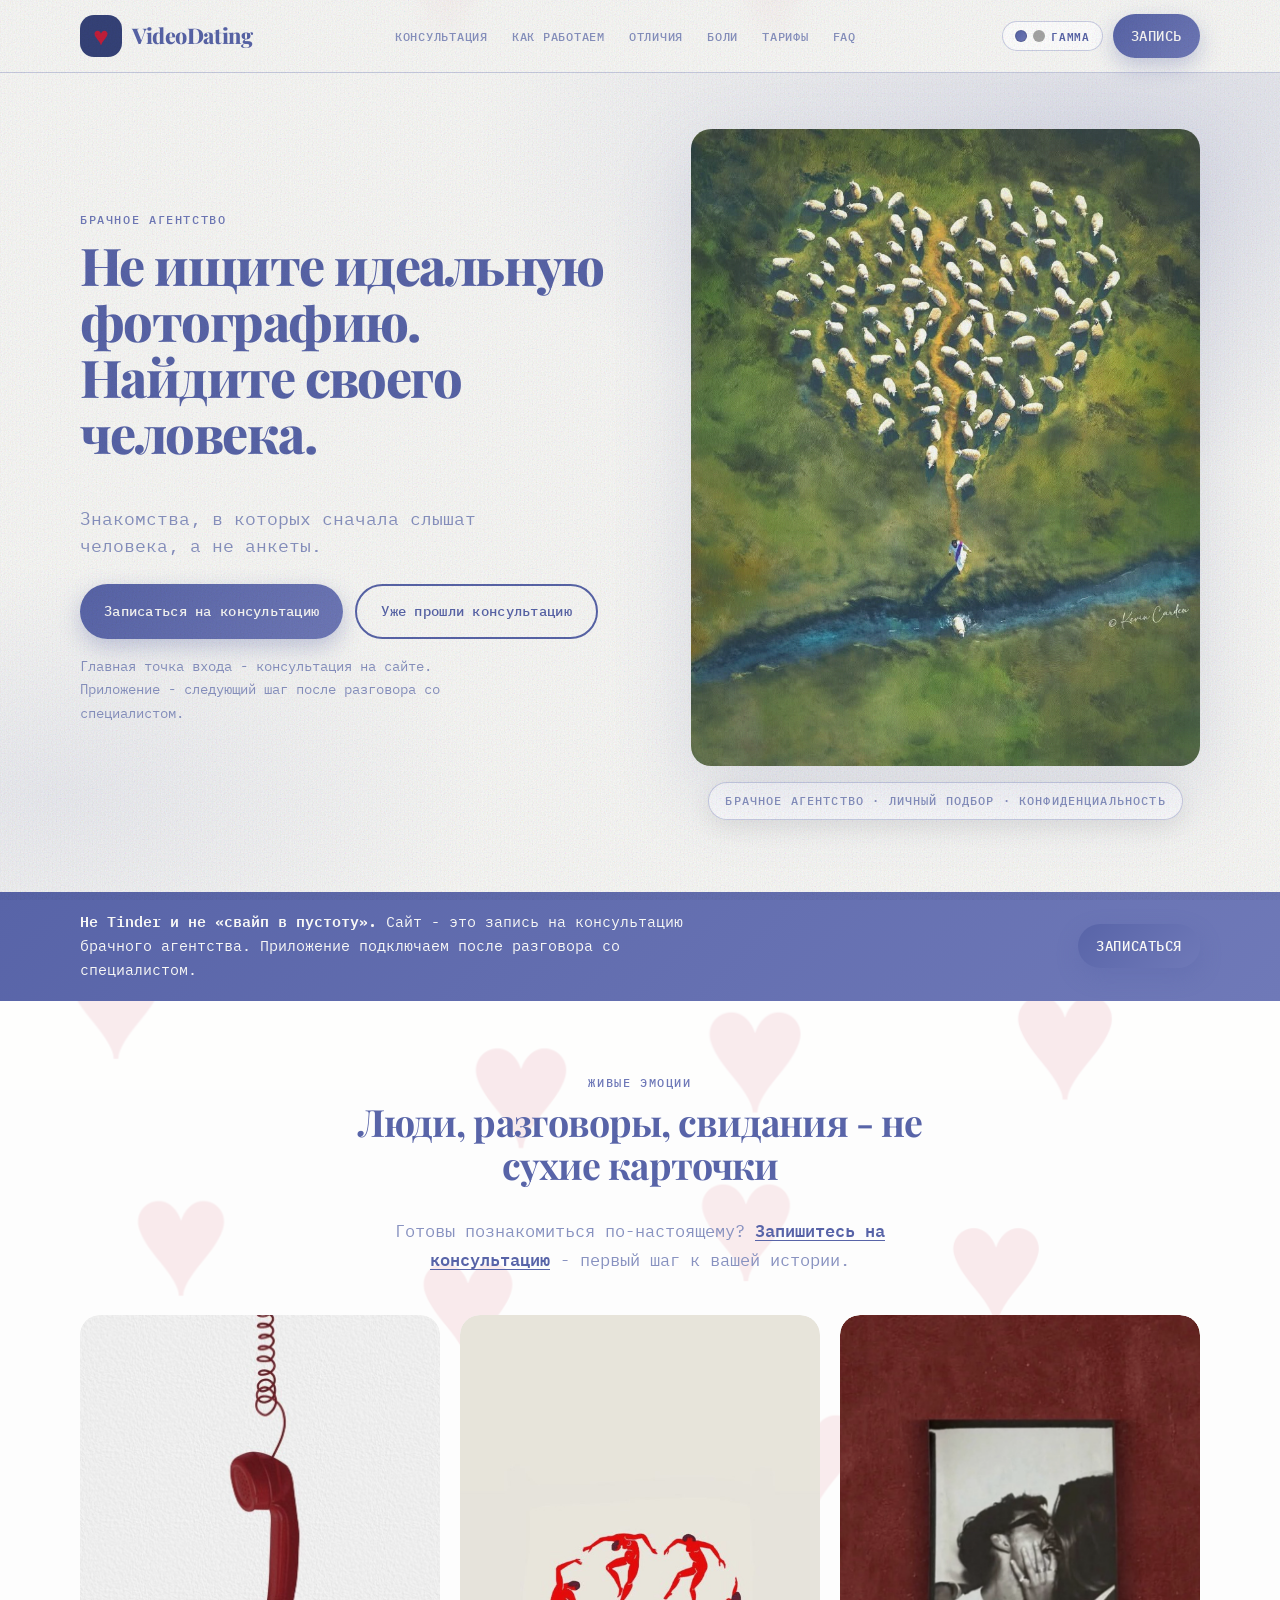
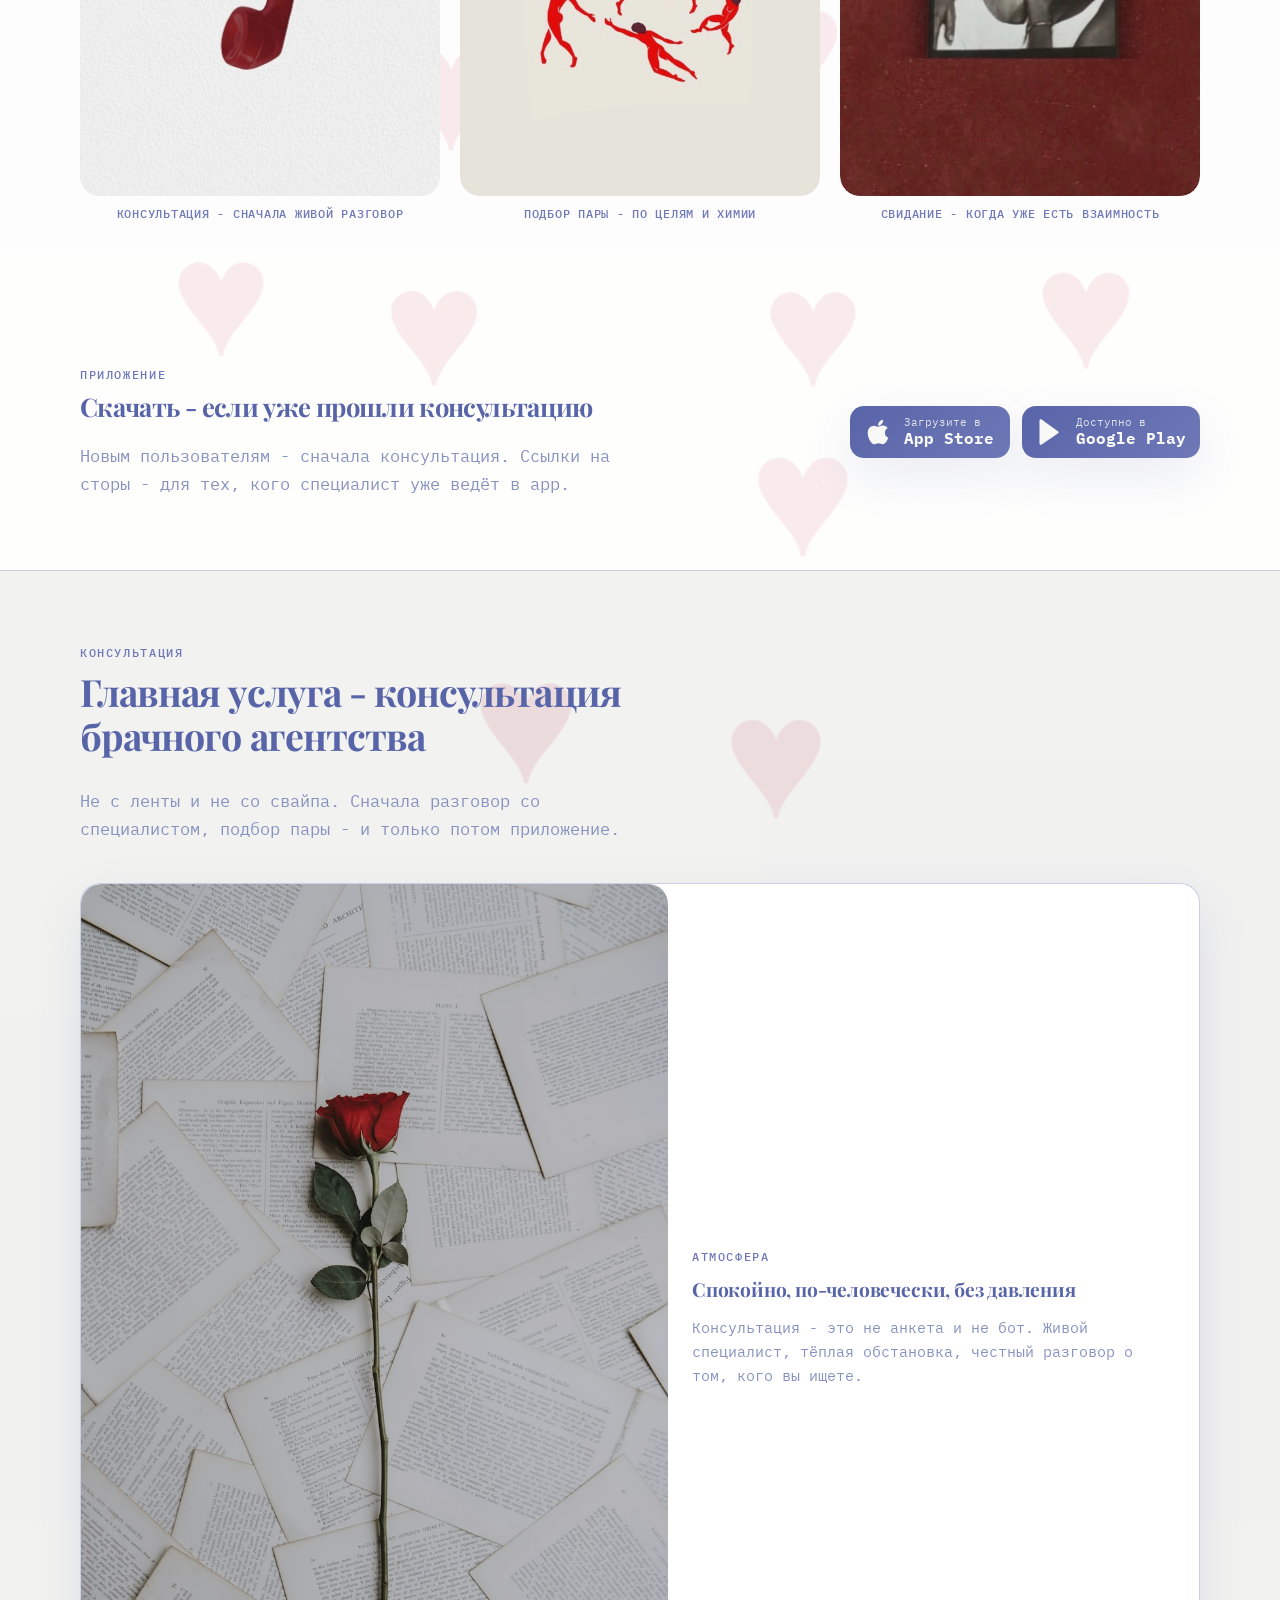
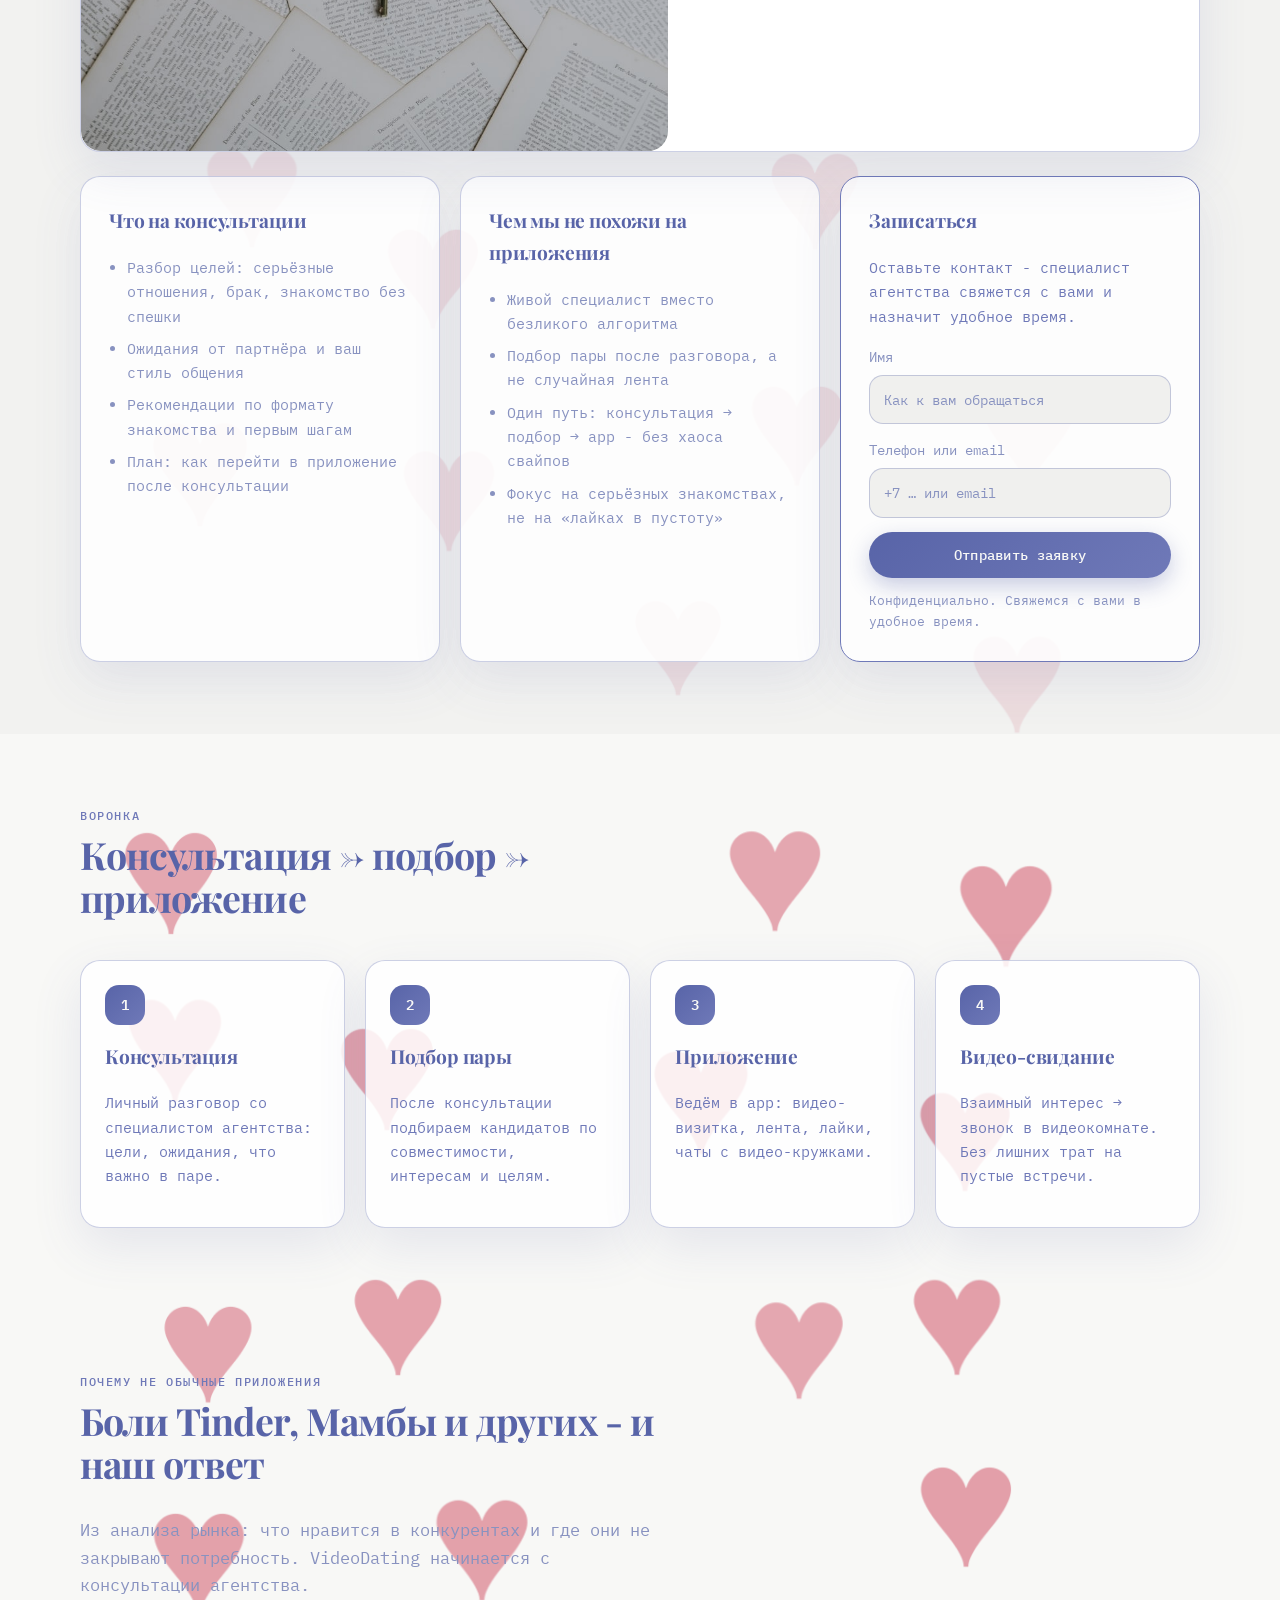
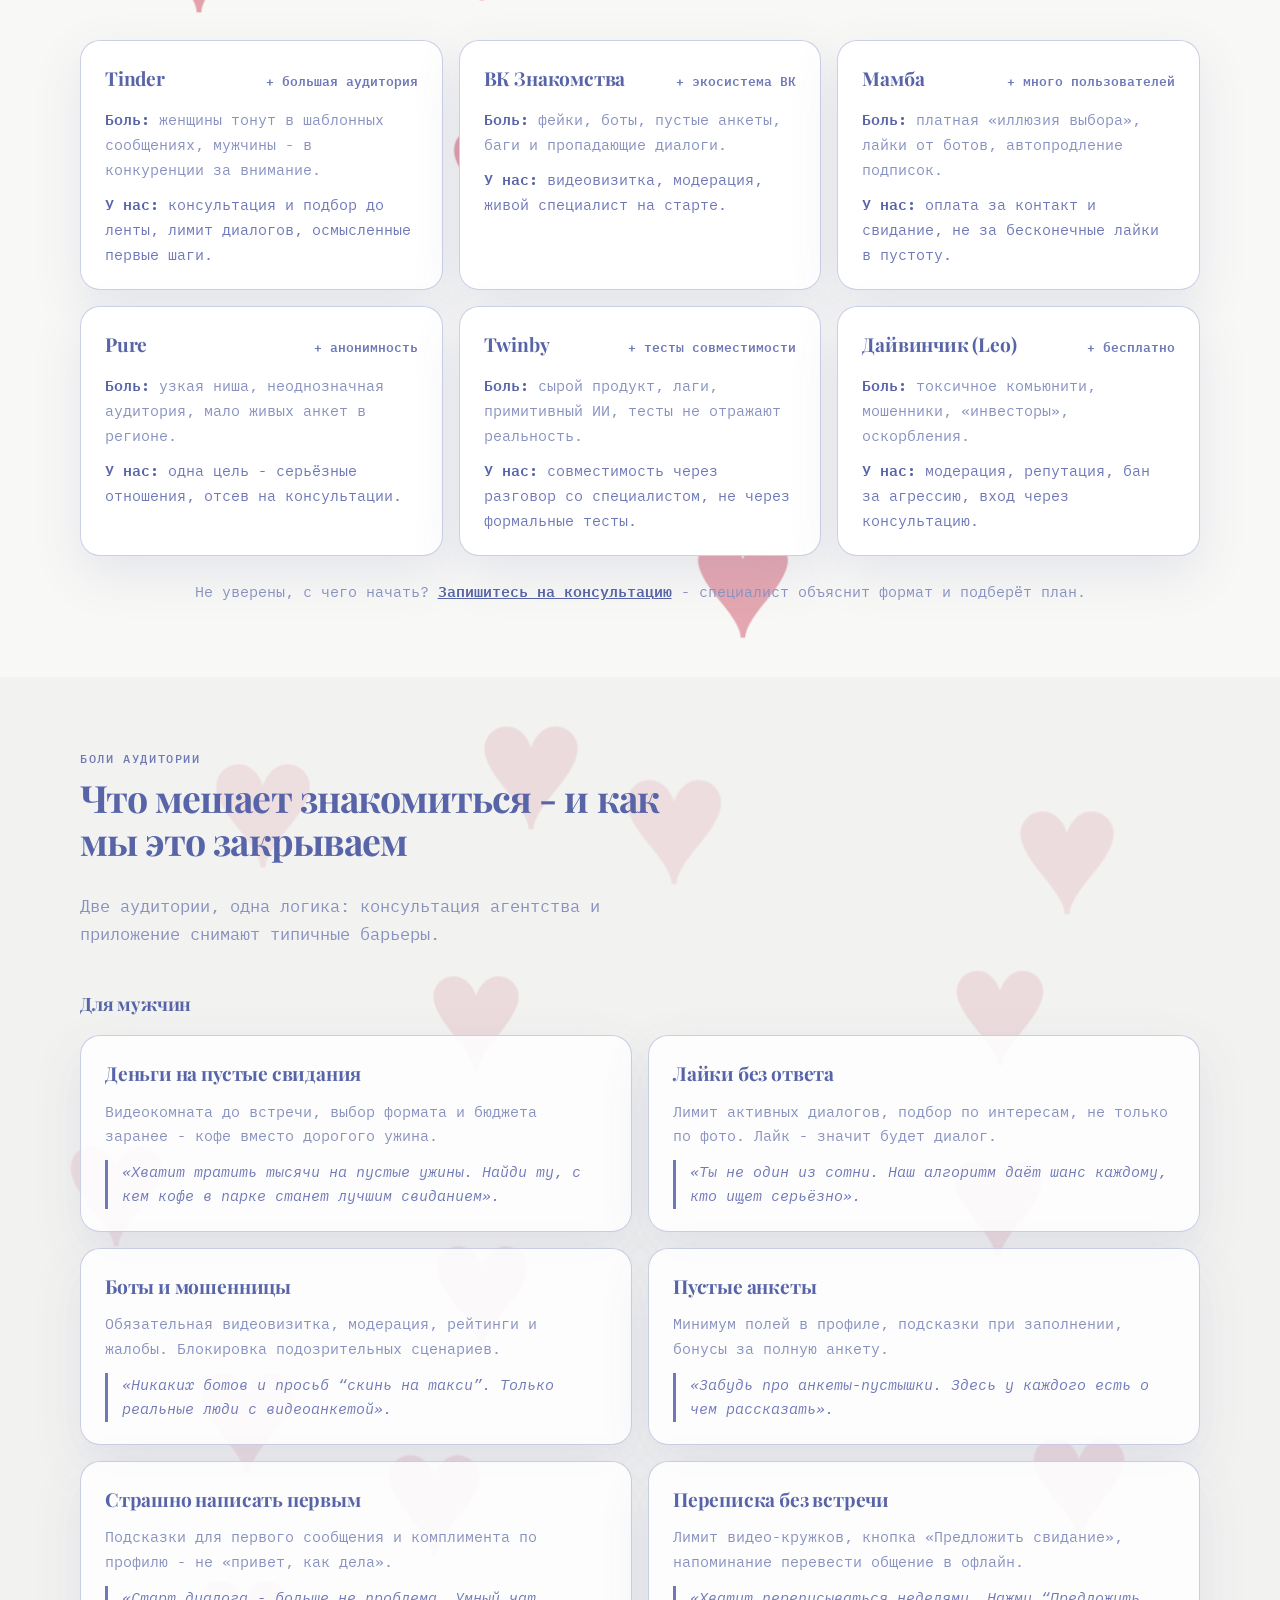
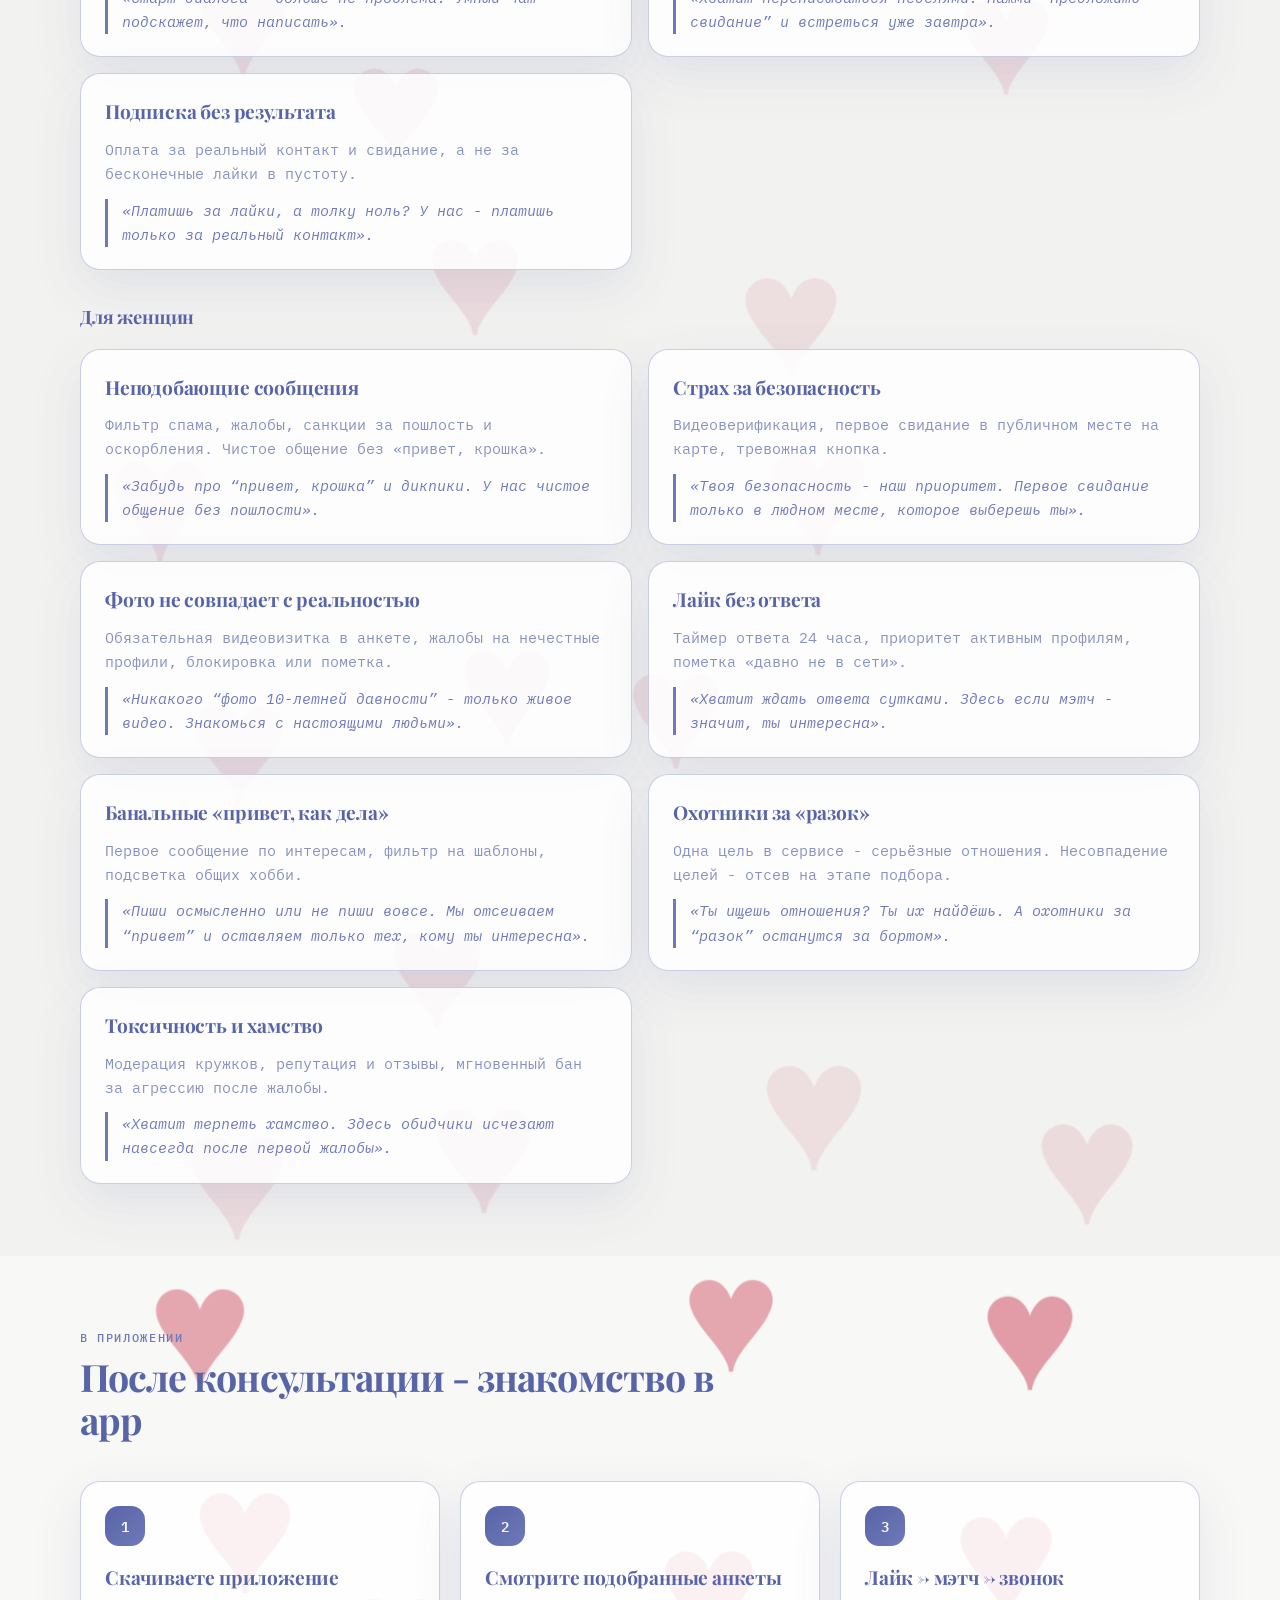
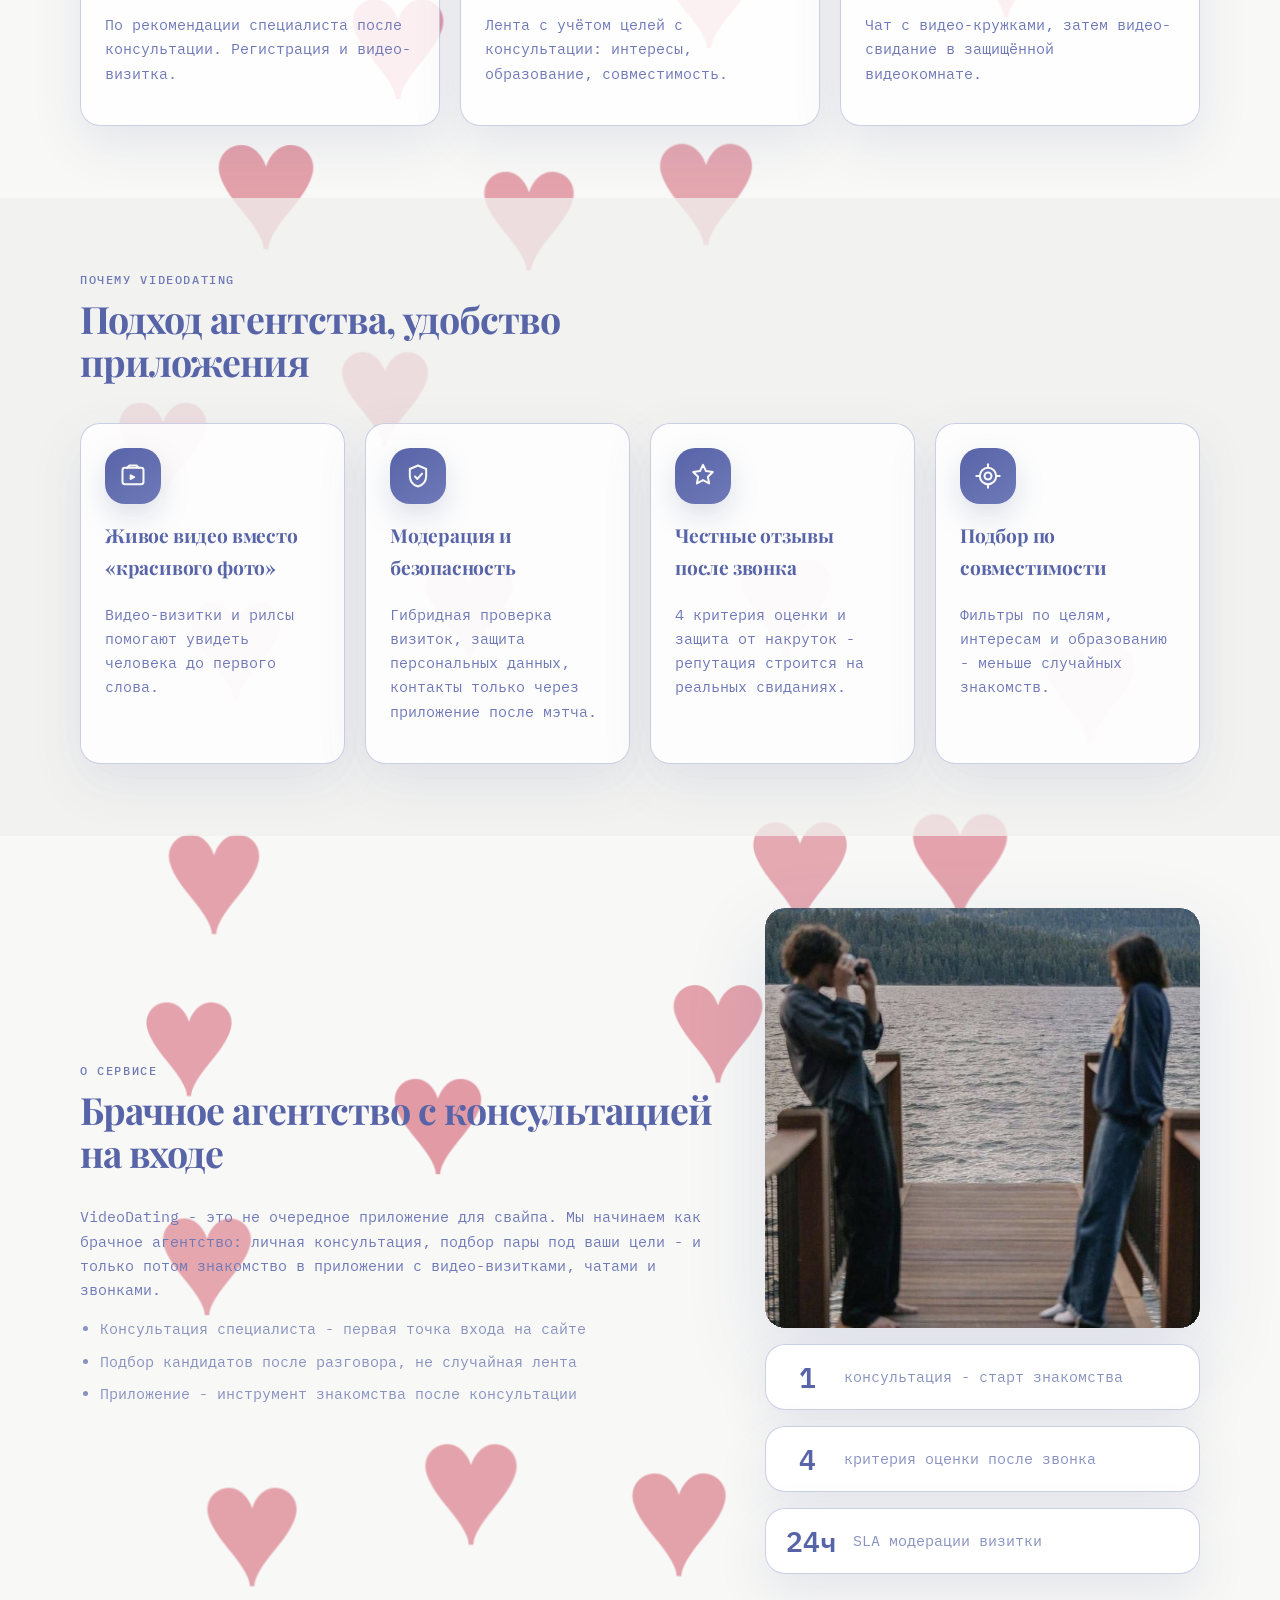
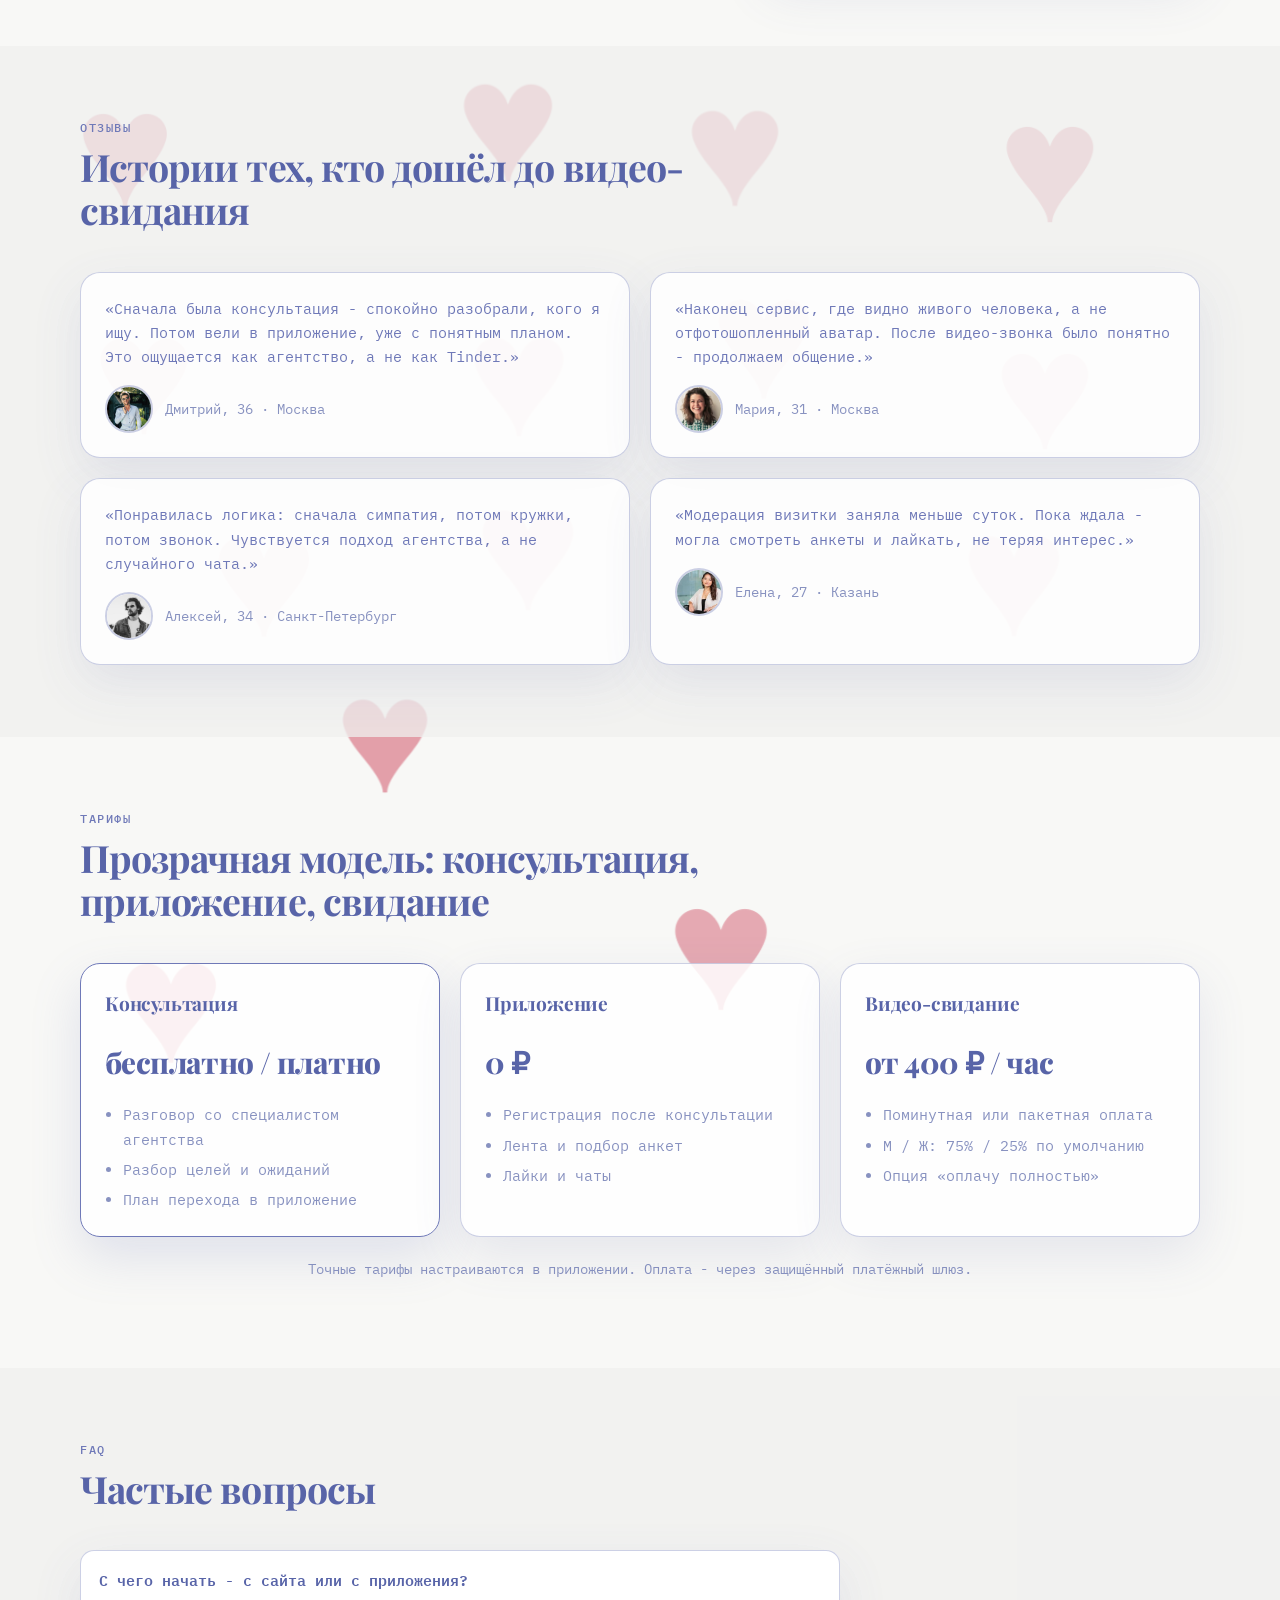
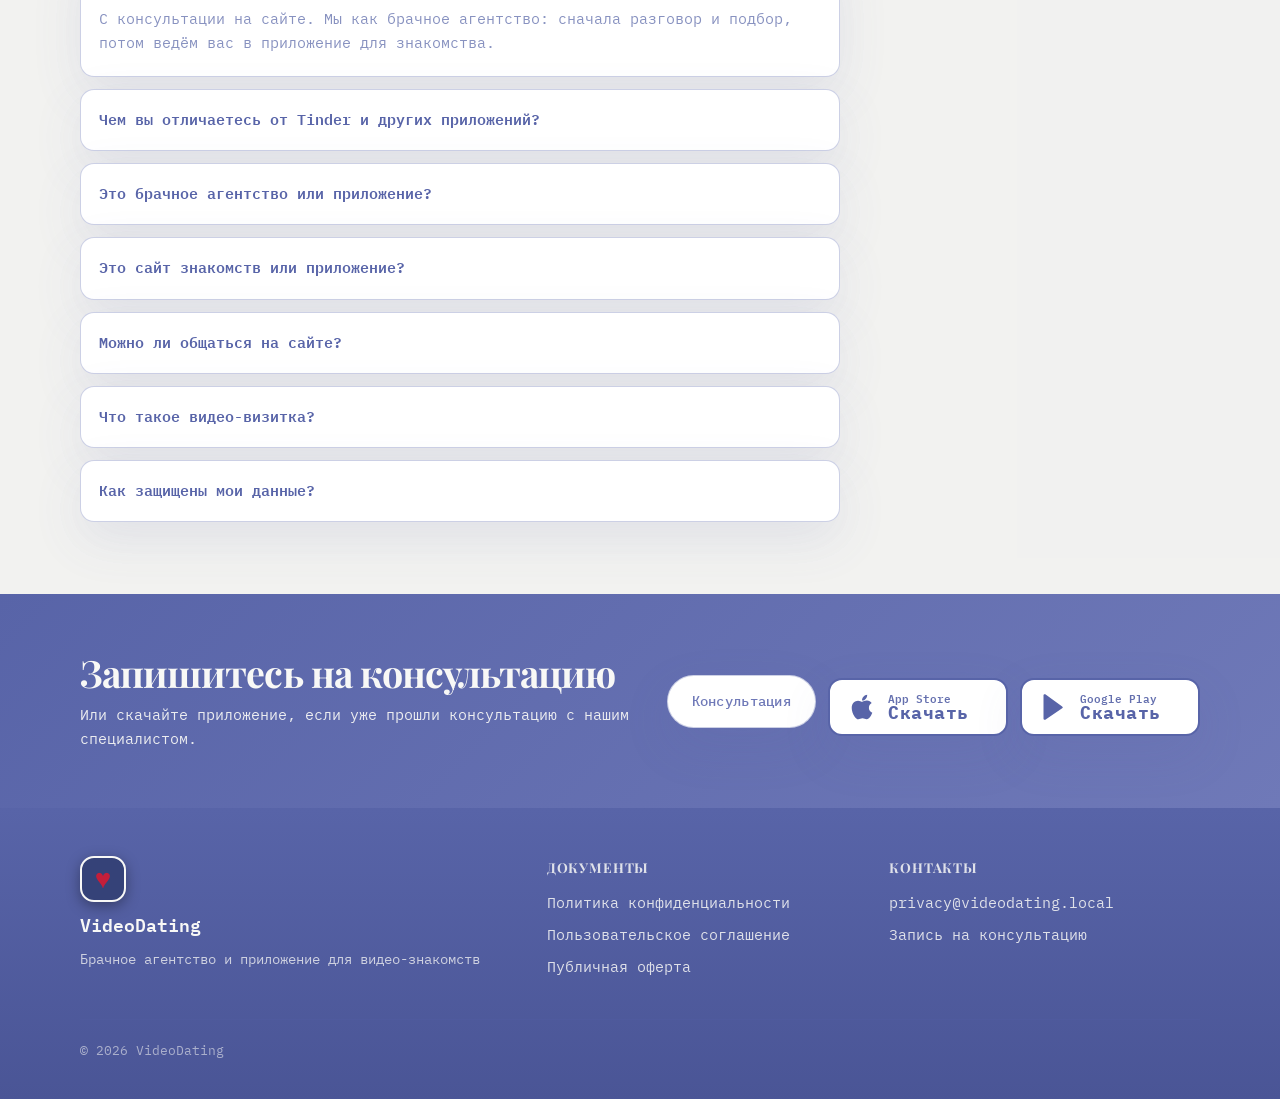
<file: index.html>
<!DOCTYPE html>
<html lang="ru">
<head>
  <meta charset="UTF-8" />
  <meta name="viewport" content="width=device-width, initial-scale=1" />
  <meta name="description" content="VideoDating - брачное агентство. Консультация, подбор пары, знакомства в приложении." />
  <title>VideoDating - брачное агентство и консультации</title>
  <link rel="preconnect" href="https://fonts.googleapis.com" />
  <link rel="preconnect" href="https://fonts.gstatic.com" crossorigin />
  <link href="https://fonts.googleapis.com/css2?family=IBM+Plex+Mono:ital,wght@0,400;0,500;0,600;1,400&family=Playfair+Display:ital,wght@0,600;0,700;0,800;1,600&display=swap" rel="stylesheet" />
  <link rel="stylesheet" href="static/css/landing.css" />
  <script>
    try {
      if (localStorage.getItem("vd-landing-theme") === "black") {
        document.documentElement.classList.add("theme-black");
      }
    } catch (error) {
      /* ignore storage errors */
    }
  </script>
</head>
<body>
  <div class="intro-curtain" id="intro-curtain" aria-hidden="true"></div>
  <div class="heart-scene" id="heart-scene" aria-hidden="true"></div>
  <header class="site-header" id="top">
    <div class="container header-inner">
      <a class="logo" href="#top">
        <span class="logo-mark" aria-hidden="true">♥</span>
        <span class="logo-text">VideoDating</span>
      </a>
      <nav class="nav-desktop" aria-label="Основная навигация">
        <a href="#consultation">Консультация</a>
        <a href="#path">Как работаем</a>
        <a href="#vs-apps">Отличия</a>
        <a href="#pains">Боли</a>
        <a href="#tariffs">Тарифы</a>
        <a href="#faq">FAQ</a>
      </nav>
      <div class="header-actions">
        <button
          type="button"
          class="theme-toggle"
          id="theme-toggle"
          aria-label="Переключить на чёрную гамму"
          aria-pressed="false"
          title="Синий / Чёрный"
        >
          <span class="theme-toggle__swatch theme-toggle__swatch--blue" aria-hidden="true"></span>
          <span class="theme-toggle__swatch theme-toggle__swatch--black" aria-hidden="true"></span>
          <span class="theme-toggle__text">Гамма</span>
        </button>
        <a class="btn btn-primary btn-sm header-cta" href="#consultation">Запись</a>
        <button type="button" class="menu-toggle" id="menu-toggle" aria-label="Открыть меню" aria-expanded="false">
          <span></span><span></span><span></span>
        </button>
      </div>
    </div>
    <nav class="nav-mobile container" id="nav-mobile" hidden aria-label="Мобильное меню">
      <a href="#consultation">Консультация</a>
      <a href="#path">Как работаем</a>
      <a href="#vs-apps">Отличия</a>
      <a href="#pains">Боли</a>
      <a href="#tariffs">Тарифы</a>
      <a href="#faq">FAQ</a>
      <a href="#download">Скачать приложение</a>
    </nav>
  </header>

  <main id="site-main">
    <section class="hero" id="top-hero">
      <div class="container hero-grid">
        <div class="hero-copy">
          <p class="eyebrow">Брачное агентство</p>
          <h1>Не ищите идеальную фотографию.<br>Найдите своего человека.</h1>
          <p class="hero-lead">
            Знакомства, в которых сначала слышат человека, а не анкеты.
          </p>
          <div class="hero-ctas">
            <a class="btn btn-primary btn-lg" href="#consultation">Записаться на консультацию</a>
            <a class="btn btn-outline btn-lg" href="#download">Уже прошли консультацию</a>
          </div>
          <p class="hero-note">Главная точка входа - консультация на сайте. Приложение - следующий шаг после разговора со специалистом.</p>
        </div>
        <div class="hero-visual">
          <img
            class="hero-photo hero-photo-single"
            src="static/images/landing/hero-ttpp-v7.png"
            alt="Символ заботы и подбора - путь к паре"
            width="800"
            height="1200"
            loading="eager"
          />
          <div class="hero-badge">брачное агентство · личный подбор · конфиденциальность</div>
        </div>
      </div>
    </section>

    <section class="agency-strip reveal-on-scroll">
      <div class="container agency-strip-inner">
        <p><strong>Не Tinder и не «свайп в пустоту».</strong> Сайт - это запись на консультацию брачного агентства. Приложение подключаем после разговора со специалистом.</p>
        <a class="btn btn-primary btn-sm" href="#consultation">Записаться</a>
      </div>
    </section>

    <section class="section section-emotions">
      <div class="container">
        <div class="section-head section-head--center reveal-on-scroll">
          <p class="eyebrow">Живые эмоции</p>
          <h2>Люди, разговоры, свидания - не сухие карточки</h2>
          <p class="section-lead">Готовы познакомиться по-настоящему? <a href="#consultation">Запишитесь на консультацию</a> - первый шаг к вашей истории.</p>
        </div>
        <div class="emotion-gallery reveal-on-scroll">
          <figure class="emotion-card">
            <div class="emotion-card-media">
              <img src="static/images/landing/emotion-consultation-ttpp-v8.png" alt="Консультация - личный разговор по телефону" width="1200" height="900" loading="lazy" />
            </div>
            <figcaption>Консультация - сначала живой разговор</figcaption>
          </figure>
          <figure class="emotion-card">
            <div class="emotion-card-media emotion-card-media--match">
              <img src="static/images/landing/emotion-match-dance-ttpp-v1.png" alt="Подбор пары - танец и близость" width="1200" height="900" loading="lazy" />
            </div>
            <figcaption>Подбор пары - по целям и химии</figcaption>
          </figure>
          <figure class="emotion-card">
            <div class="emotion-card-media">
              <img src="static/images/landing/emotion-date-ttpp-v7.png" alt="Свидание - близость и взаимность" width="1200" height="900" loading="lazy" />
            </div>
            <figcaption>Свидание - когда уже есть взаимность</figcaption>
          </figure>
        </div>
      </div>
    </section>

    <section class="section section-download" id="download">
      <div class="container download-strip">
        <div>
          <p class="eyebrow">Приложение</p>
          <h2>Скачать - если уже прошли консультацию</h2>
          <p class="section-lead">Новым пользователям - сначала консультация. Ссылки на сторы - для тех, кого специалист уже ведёт в app.</p>
        </div>
        <div class="store-buttons store-buttons--compact">
            <a class="store-btn" href="#" aria-label="Скачать в App Store">
              <span class="store-icon" aria-hidden="true">
                <svg viewBox="0 0 384 512" width="28" height="28" fill="currentColor" focusable="false">
                  <path d="M318.7 268.7c-.2-36.7 16.4-64.4 50-84.8-18.8-26.9-47.2-41.7-84.7-44.6-35.5-2.8-74.3 20.7-88.5 20.7-15 0-49.4-19.7-76.4-19.7C63.3 141.2 4 184.8 4 273.5q0 39.3 14.4 81.2c12.8 36.7 59 126.9 107.2 125.2 25.2-.6 43-17.9 75.8-17.9 31.8 0 48.3 17.9 76.4 17.9 48.6-.7 90.4-82.5 102.6-119.3-65.2-30.7-61.7-90-61.7-91.9zm-56.6-164.2c27.3-32.2 24.8-61.9 24-72.5-24.1 1.4-52 16.4-67.9 34.9-17.5 19.8-27.8 44.3-25.6 71.9 26.1 2 49.9-11.4 69.5-34.3z"/>
                </svg>
              </span>
              <span class="store-label">
                <small>Загрузите в</small>
                <strong>App Store</strong>
              </span>
            </a>
            <a class="store-btn" href="#" aria-label="Скачать в Google Play">
              <span class="store-icon" aria-hidden="true">
                <svg viewBox="0 0 24 24" width="28" height="28" fill="currentColor" aria-hidden="true" focusable="false">
                  <path d="M3 2v20a1 1 0 0 0 1.55.83L19 13.17a1 1 0 0 0 0-1.66L4.55 1.17A1 1 0 0 0 3 2z"/>
                </svg>
              </span>
              <span class="store-label">
                <small>Доступно в</small>
                <strong>Google Play</strong>
              </span>
            </a>
        </div>
      </div>
    </section>

    <section class="section section-alt" id="consultation">
      <div class="container">
        <div class="section-head">
          <p class="eyebrow">Консультация</p>
          <h2>Главная услуга - консультация брачного агентства</h2>
          <p class="section-lead">Не с ленты и не со свайпа. Сначала разговор со специалистом, подбор пары - и только потом приложение.</p>
        </div>
        <div class="consultation-banner reveal-on-scroll">
          <img
            class="consultation-banner-photo"
            src="static/images/landing/about-warm.jpg"
            alt="Уютная консультация в брачном агентстве"
            width="900"
            height="600"
            loading="lazy"
          />
          <div class="consultation-banner-copy">
            <p class="eyebrow">Атмосфера</p>
            <h3>Спокойно, по-человечески, без давления</h3>
            <p>Консультация - это не анкета и не бот. Живой специалист, тёплая обстановка, честный разговор о том, кого вы ищете.</p>
          </div>
        </div>
        <div class="consultation-grid consultation-grid--three">
          <article class="consultation-card">
            <h3>Что на консультации</h3>
            <ul>
              <li>Разбор целей: серьёзные отношения, брак, знакомство без спешки</li>
              <li>Ожидания от партнёра и ваш стиль общения</li>
              <li>Рекомендации по формату знакомства и первым шагам</li>
              <li>План: как перейти в приложение после консультации</li>
            </ul>
          </article>
          <article class="consultation-card">
            <h3>Чем мы не похожи на приложения</h3>
            <ul>
              <li>Живой специалист вместо безликого алгоритма</li>
              <li>Подбор пары после разговора, а не случайная лента</li>
              <li>Один путь: консультация → подбор → app - без хаоса свайпов</li>
              <li>Фокус на серьёзных знакомствах, не на «лайках в пустоту»</li>
            </ul>
          </article>
          <article class="consultation-card consultation-card-accent">
            <h3>Записаться</h3>
            <p>Оставьте контакт - специалист агентства свяжется с вами и назначит удобное время.</p>
            <form class="consultation-form" action="#" method="post">
              <label>
                <span>Имя</span>
                <input type="text" name="name" placeholder="Как к вам обращаться" />
              </label>
              <label>
                <span>Телефон или email</span>
                <input type="text" name="contact" placeholder="+7 … или email" />
              </label>
              <button type="submit" class="btn btn-primary btn-lg">Отправить заявку</button>
            </form>
            <p class="form-note">Конфиденциально. Свяжемся с вами в удобное время.</p>
          </article>
        </div>
      </div>
    </section>

    <section class="section" id="path">
      <div class="container">
        <div class="section-head reveal-on-scroll">
          <p class="eyebrow">Воронка</p>
          <h2>Консультация → подбор → приложение</h2>
        </div>
        <div class="steps steps--four">
          <article class="step-card">
            <div class="step-num">1</div>
            <h3>Консультация</h3>
            <p>Личный разговор со специалистом агентства: цели, ожидания, что важно в паре.</p>
          </article>
          <article class="step-card">
            <div class="step-num">2</div>
            <h3>Подбор пары</h3>
            <p>После консультации подбираем кандидатов по совместимости, интересам и целям.</p>
          </article>
          <article class="step-card">
            <div class="step-num">3</div>
            <h3>Приложение</h3>
            <p>Ведём в app: видео-визитка, лента, лайки, чаты с видео-кружками.</p>
          </article>
          <article class="step-card">
            <div class="step-num">4</div>
            <h3>Видео-свидание</h3>
            <p>Взаимный интерес → звонок в видеокомнате. Без лишних трат на пустые встречи.</p>
          </article>
        </div>
      </div>
    </section>

    <section class="section" id="vs-apps">
      <div class="container">
        <div class="section-head">
          <p class="eyebrow">Почему не обычные приложения</p>
          <h2>Боли Tinder, Мамбы и других - и наш ответ</h2>
          <p class="section-lead">Из анализа рынка: что нравится в конкурентах и где они не закрывают потребность. VideoDating начинается с консультации агентства.</p>
        </div>
        <div class="vs-apps">
          <article class="vs-app-card">
            <header class="vs-app-header">
              <h3>Tinder</h3>
              <span class="vs-app-plus">+ большая аудитория</span>
            </header>
            <p class="vs-app-pain"><strong>Боль:</strong> женщины тонут в шаблонных сообщениях, мужчины - в конкуренции за внимание.</p>
            <p class="vs-app-answer"><strong>У нас:</strong> консультация и подбор до ленты, лимит диалогов, осмысленные первые шаги.</p>
          </article>
          <article class="vs-app-card">
            <header class="vs-app-header">
              <h3>ВК Знакомства</h3>
              <span class="vs-app-plus">+ экосистема ВК</span>
            </header>
            <p class="vs-app-pain"><strong>Боль:</strong> фейки, боты, пустые анкеты, баги и пропадающие диалоги.</p>
            <p class="vs-app-answer"><strong>У нас:</strong> видеовизитка, модерация, живой специалист на старте.</p>
          </article>
          <article class="vs-app-card">
            <header class="vs-app-header">
              <h3>Мамба</h3>
              <span class="vs-app-plus">+ много пользователей</span>
            </header>
            <p class="vs-app-pain"><strong>Боль:</strong> платная «иллюзия выбора», лайки от ботов, автопродление подписок.</p>
            <p class="vs-app-answer"><strong>У нас:</strong> оплата за контакт и свидание, не за бесконечные лайки в пустоту.</p>
          </article>
          <article class="vs-app-card">
            <header class="vs-app-header">
              <h3>Pure</h3>
              <span class="vs-app-plus">+ анонимность</span>
            </header>
            <p class="vs-app-pain"><strong>Боль:</strong> узкая ниша, неоднозначная аудитория, мало живых анкет в регионе.</p>
            <p class="vs-app-answer"><strong>У нас:</strong> одна цель - серьёзные отношения, отсев на консультации.</p>
          </article>
          <article class="vs-app-card">
            <header class="vs-app-header">
              <h3>Twinby</h3>
              <span class="vs-app-plus">+ тесты совместимости</span>
            </header>
            <p class="vs-app-pain"><strong>Боль:</strong> сырой продукт, лаги, примитивный ИИ, тесты не отражают реальность.</p>
            <p class="vs-app-answer"><strong>У нас:</strong> совместимость через разговор со специалистом, не через формальные тесты.</p>
          </article>
          <article class="vs-app-card">
            <header class="vs-app-header">
              <h3>Дайвинчик (Leo)</h3>
              <span class="vs-app-plus">+ бесплатно</span>
            </header>
            <p class="vs-app-pain"><strong>Боль:</strong> токсичное комьюнити, мошенники, «инвесторы», оскорбления.</p>
            <p class="vs-app-answer"><strong>У нас:</strong> модерация, репутация, бан за агрессию, вход через консультацию.</p>
          </article>
        </div>
        <p class="vs-apps-cta">Не уверены, с чего начать? <a href="#consultation">Запишитесь на консультацию</a> - специалист объяснит формат и подберёт план.</p>
      </div>
    </section>

    <section class="section section-alt" id="pains">
      <div class="container">
        <div class="section-head">
          <p class="eyebrow">Боли аудитории</p>
          <h2>Что мешает знакомиться - и как мы это закрываем</h2>
          <p class="section-lead">Две аудитории, одна логика: консультация агентства и приложение снимают типичные барьеры.</p>
        </div>

        <h3 class="pains-group-title">Для мужчин</h3>
        <div class="pains">
          <article class="pain-card">
            <h3>Деньги на пустые свидания</h3>
            <p class="pain-solution">Видеокомната до встречи, выбор формата и бюджета заранее - кофе вместо дорогого ужина.</p>
            <p class="pain-quote">«Хватит тратить тысячи на пустые ужины. Найди ту, с кем кофе в парке станет лучшим свиданием».</p>
          </article>
          <article class="pain-card">
            <h3>Лайки без ответа</h3>
            <p class="pain-solution">Лимит активных диалогов, подбор по интересам, не только по фото. Лайк - значит будет диалог.</p>
            <p class="pain-quote">«Ты не один из сотни. Наш алгоритм даёт шанс каждому, кто ищет серьёзно».</p>
          </article>
          <article class="pain-card">
            <h3>Боты и мошенницы</h3>
            <p class="pain-solution">Обязательная видеовизитка, модерация, рейтинги и жалобы. Блокировка подозрительных сценариев.</p>
            <p class="pain-quote">«Никаких ботов и просьб “скинь на такси”. Только реальные люди с видеоанкетой».</p>
          </article>
          <article class="pain-card">
            <h3>Пустые анкеты</h3>
            <p class="pain-solution">Минимум полей в профиле, подсказки при заполнении, бонусы за полную анкету.</p>
            <p class="pain-quote">«Забудь про анкеты-пустышки. Здесь у каждого есть о чем рассказать».</p>
          </article>
          <article class="pain-card">
            <h3>Страшно написать первым</h3>
            <p class="pain-solution">Подсказки для первого сообщения и комплимента по профилю - не «привет, как дела».</p>
            <p class="pain-quote">«Старт диалога - больше не проблема. Умный чат подскажет, что написать».</p>
          </article>
          <article class="pain-card">
            <h3>Переписка без встречи</h3>
            <p class="pain-solution">Лимит видео-кружков, кнопка «Предложить свидание», напоминание перевести общение в офлайн.</p>
            <p class="pain-quote">«Хватит переписываться неделями. Нажми “Предложить свидание” и встреться уже завтра».</p>
          </article>
          <article class="pain-card">
            <h3>Подписка без результата</h3>
            <p class="pain-solution">Оплата за реальный контакт и свидание, а не за бесконечные лайки в пустоту.</p>
            <p class="pain-quote">«Платишь за лайки, а толку ноль? У нас - платишь только за реальный контакт».</p>
          </article>
        </div>

        <h3 class="pains-group-title">Для женщин</h3>
        <div class="pains">
          <article class="pain-card">
            <h3>Неподобающие сообщения</h3>
            <p class="pain-solution">Фильтр спама, жалобы, санкции за пошлость и оскорбления. Чистое общение без «привет, крошка».</p>
            <p class="pain-quote">«Забудь про “привет, крошка” и дикпики. У нас чистое общение без пошлости».</p>
          </article>
          <article class="pain-card">
            <h3>Страх за безопасность</h3>
            <p class="pain-solution">Видеоверификация, первое свидание в публичном месте на карте, тревожная кнопка.</p>
            <p class="pain-quote">«Твоя безопасность - наш приоритет. Первое свидание только в людном месте, которое выберешь ты».</p>
          </article>
          <article class="pain-card">
            <h3>Фото не совпадает с реальностью</h3>
            <p class="pain-solution">Обязательная видеовизитка в анкете, жалобы на нечестные профили, блокировка или пометка.</p>
            <p class="pain-quote">«Никакого “фото 10-летней давности” - только живое видео. Знакомься с настоящими людьми».</p>
          </article>
          <article class="pain-card">
            <h3>Лайк без ответа</h3>
            <p class="pain-solution">Таймер ответа 24 часа, приоритет активным профилям, пометка «давно не в сети».</p>
            <p class="pain-quote">«Хватит ждать ответа сутками. Здесь если мэтч - значит, ты интересна».</p>
          </article>
          <article class="pain-card">
            <h3>Банальные «привет, как дела»</h3>
            <p class="pain-solution">Первое сообщение по интересам, фильтр на шаблоны, подсветка общих хобби.</p>
            <p class="pain-quote">«Пиши осмысленно или не пиши вовсе. Мы отсеиваем “привет” и оставляем только тех, кому ты интересна».</p>
          </article>
          <article class="pain-card">
            <h3>Охотники за «разок»</h3>
            <p class="pain-solution">Одна цель в сервисе - серьёзные отношения. Несовпадение целей - отсев на этапе подбора.</p>
            <p class="pain-quote">«Ты ищешь отношения? Ты их найдёшь. А охотники за “разок” останутся за бортом».</p>
          </article>
          <article class="pain-card">
            <h3>Токсичность и хамство</h3>
            <p class="pain-solution">Модерация кружков, репутация и отзывы, мгновенный бан за агрессию после жалобы.</p>
            <p class="pain-quote">«Хватит терпеть хамство. Здесь обидчики исчезают навсегда после первой жалобы».</p>
          </article>
        </div>
      </div>
    </section>

    <section class="section" id="how">
      <div class="container">
        <div class="section-head">
          <p class="eyebrow">В приложении</p>
          <h2>После консультации - знакомство в app</h2>
        </div>
        <div class="steps">
          <article class="step-card">
            <div class="step-num">1</div>
            <h3>Скачиваете приложение</h3>
            <p>По рекомендации специалиста после консультации. Регистрация и видео-визитка.</p>
          </article>
          <article class="step-card">
            <div class="step-num">2</div>
            <h3>Смотрите подобранные анкеты</h3>
            <p>Лента с учётом целей с консультации: интересы, образование, совместимость.</p>
          </article>
          <article class="step-card">
            <div class="step-num">3</div>
            <h3>Лайк → мэтч → звонок</h3>
            <p>Чат с видео-кружками, затем видео-свидание в защищённой видеокомнате.</p>
          </article>
        </div>
      </div>
    </section>

    <section class="section section-alt" id="advantages">
      <div class="container">
        <div class="section-head">
          <p class="eyebrow">Почему VideoDating</p>
          <h2>Подход агентства, удобство приложения</h2>
        </div>
        <div class="features">
          <article class="feature-card">
            <div class="feature-icon" aria-hidden="true">
              <svg viewBox="0 0 24 24"><rect x="3" y="5" width="18" height="14" rx="2"/><path d="M7 5l2-2h6l2 2"/><path d="M10 11.5v3l3-1.5-3-1.5z"/></svg>
            </div>
            <h3>Живое видео вместо «красивого фото»</h3>
            <p>Видео-визитки и рилсы помогают увидеть человека до первого слова.</p>
          </article>
          <article class="feature-card">
            <div class="feature-icon" aria-hidden="true">
              <svg viewBox="0 0 24 24"><path d="M12 3l7 3v6c0 4.5-3 7.8-7 9-4-1.2-7-4.5-7-9V6l7-3z"/><path d="M9.5 12.5l2 2 4-4.5"/></svg>
            </div>
            <h3>Модерация и безопасность</h3>
            <p>Гибридная проверка визиток, защита персональных данных, контакты только через приложение после мэтча.</p>
          </article>
          <article class="feature-card">
            <div class="feature-icon" aria-hidden="true">
              <svg viewBox="0 0 24 24"><path d="M12 2.5l2.6 5.3 5.8.8-4.2 4.1 1 5.7L12 15.5l-5.2 2.9 1-5.7-4.2-4.1 5.8-.8L12 2.5z"/></svg>
            </div>
            <h3>Честные отзывы после звонка</h3>
            <p>4 критерия оценки и защита от накруток - репутация строится на реальных свиданиях.</p>
          </article>
          <article class="feature-card">
            <div class="feature-icon" aria-hidden="true">
              <svg viewBox="0 0 24 24"><circle cx="12" cy="12" r="7"/><circle cx="12" cy="12" r="3"/><path d="M12 2v2"/><path d="M12 20v2"/><path d="M2 12h2"/><path d="M20 12h2"/></svg>
            </div>
            <h3>Подбор по совместимости</h3>
            <p>Фильтры по целям, интересам и образованию - меньше случайных знакомств.</p>
          </article>
        </div>
      </div>
    </section>

    <section class="section about-block">
      <div class="container about-grid">
        <div>
          <p class="eyebrow">О сервисе</p>
          <h2>Брачное агентство с консультацией на входе</h2>
          <p>
            VideoDating - это не очередное приложение для свайпа. Мы начинаем как брачное агентство:
            личная консультация, подбор пары под ваши цели - и только потом знакомство в приложении
            с видео-визитками, чатами и звонками.
          </p>
          <ul class="about-list">
            <li>Консультация специалиста - первая точка входа на сайте</li>
            <li>Подбор кандидатов после разговора, не случайная лента</li>
            <li>Приложение - инструмент знакомства после консультации</li>
          </ul>
        </div>
        <div class="about-visual">
          <div class="about-photo-wrap">
            <img
              class="about-photo"
              src="static/images/landing/about-service-ttpp-v7.png"
              alt="О сервисе - связь и доверие"
              width="900"
              height="675"
              loading="lazy"
            />
          </div>
          <div class="stats-panel stats-panel--compact">
            <div class="stat"><strong>1</strong><span>консультация - старт знакомства</span></div>
            <div class="stat"><strong>4</strong><span>критерия оценки после звонка</span></div>
            <div class="stat"><strong>24ч</strong><span>SLA модерации визитки</span></div>
          </div>
        </div>
      </div>
    </section>

    <section class="section section-alt" id="reviews">
      <div class="container">
        <div class="section-head">
          <p class="eyebrow">Отзывы</p>
          <h2>Истории тех, кто дошёл до видео-свидания</h2>
        </div>
        <div class="reviews">
          <blockquote class="review-card">
            <p>«Сначала была консультация - спокойно разобрали, кого я ищу. Потом вели в приложение, уже с понятным планом. Это ощущается как агентство, а не как Tinder.»</p>
            <footer class="review-footer">
              <img class="review-avatar" src="static/images/landing/avatar-dmitry-v7.jpg" alt="" width="48" height="48" loading="lazy" />
              <span>Дмитрий, 36 · Москва</span>
            </footer>
          </blockquote>
          <blockquote class="review-card">
            <p>«Наконец сервис, где видно живого человека, а не отфотошопленный аватар. После видео-звонка было понятно - продолжаем общение.»</p>
            <footer class="review-footer">
              <img class="review-avatar" src="static/images/landing/avatar-maria-v6.jpg" alt="" width="48" height="48" loading="lazy" />
              <span>Мария, 31 · Москва</span>
            </footer>
          </blockquote>
          <blockquote class="review-card">
            <p>«Понравилась логика: сначала симпатия, потом кружки, потом звонок. Чувствуется подход агентства, а не случайного чата.»</p>
            <footer class="review-footer">
              <img class="review-avatar" src="static/images/landing/avatar-alexey-v7.jpg" alt="" width="48" height="48" loading="lazy" />
              <span>Алексей, 34 · Санкт-Петербург</span>
            </footer>
          </blockquote>
          <blockquote class="review-card">
            <p>«Модерация визитки заняла меньше суток. Пока ждала - могла смотреть анкеты и лайкать, не теряя интерес.»</p>
            <footer class="review-footer">
              <img class="review-avatar" src="static/images/landing/avatar-elena-v6.jpg" alt="" width="48" height="48" loading="lazy" />
              <span>Елена, 27 · Казань</span>
            </footer>
          </blockquote>
        </div>
      </div>
    </section>

    <section class="section" id="tariffs">
      <div class="container">
        <div class="section-head">
          <p class="eyebrow">Тарифы</p>
          <h2>Прозрачная модель: консультация, приложение, свидание</h2>
        </div>
        <div class="pricing">
          <article class="price-card price-card-featured">
            <h3>Консультация</h3>
            <p class="price">бесплатно / платно</p>
            <ul>
              <li>Разговор со специалистом агентства</li>
              <li>Разбор целей и ожиданий</li>
              <li>План перехода в приложение</li>
            </ul>
          </article>
          <article class="price-card">
            <h3>Приложение</h3>
            <p class="price">0 ₽</p>
            <ul>
              <li>Регистрация после консультации</li>
              <li>Лента и подбор анкет</li>
              <li>Лайки и чаты</li>
            </ul>
          </article>
          <article class="price-card">
            <h3>Видео-свидание</h3>
            <p class="price">от 400 ₽ / час</p>
            <ul>
              <li>Поминутная или пакетная оплата</li>
              <li>М / Ж: 75% / 25% по умолчанию</li>
              <li>Опция «оплачу полностью»</li>
            </ul>
          </article>
        </div>
        <p class="pricing-note">Точные тарифы настраиваются в приложении. Оплата - через защищённый платёжный шлюз.</p>
      </div>
    </section>

    <section class="section section-alt" id="faq">
      <div class="container">
        <div class="section-head">
          <p class="eyebrow">FAQ</p>
          <h2>Частые вопросы</h2>
        </div>
        <div class="faq-list">
          <details class="faq-item" open>
            <summary>С чего начать - с сайта или с приложения?</summary>
            <p>С консультации на сайте. Мы как брачное агентство: сначала разговор и подбор, потом ведём вас в приложение для знакомства.</p>
          </details>
          <details class="faq-item">
            <summary>Чем вы отличаетесь от Tinder и других приложений?</summary>
            <p>Обычные приложения начинаются со свайпа. Мы - с консультации брачного агентства: специалист разбирает цели, подбирает кандидатов и только потом ведёт в приложение. См. блок <a href="#vs-apps">«Отличия»</a>.</p>
          </details>
          <details class="faq-item">
            <summary>Это брачное агентство или приложение?</summary>
            <p>И то, и другое: агентство на входе (консультация и подбор), приложение - для знакомства после консультации.</p>
          </details>
          <details class="faq-item">
            <summary>Это сайт знакомств или приложение?</summary>
            <p>Сайт - запись на консультацию и информация об агентстве. Знакомства, чаты и звонки - в мобильном приложении.</p>
          </details>
          <details class="faq-item">
            <summary>Можно ли общаться на сайте?</summary>
            <p>Нет. На сайте только информация и кнопки скачивания. Регистрация, лайки, чаты и видео-свидания - только в приложении.</p>
          </details>
          <details class="faq-item">
            <summary>Что такое видео-визитка?</summary>
            <p>Короткое видео до 60 секунд с подсказками-вопросами. После записи визитка проходит модерацию, затем профиль появляется в ленте.</p>
          </details>
          <details class="faq-item">
            <summary>Как защищены мои данные?</summary>
            <p>Персональные данные защищены: при регистрации вы даёте согласие, действует политика конфиденциальности. Платежи - через сертифицированный шлюз, номера карт на наших серверах не храним.</p>
          </details>
        </div>
      </div>
    </section>

    <section class="cta-band reveal-on-scroll">
      <div class="container cta-band-inner">
        <div>
          <h2>Запишитесь на консультацию</h2>
          <p>Или скачайте приложение, если уже прошли консультацию с нашим специалистом.</p>
        </div>
        <div class="cta-band-actions">
          <a class="btn btn-light btn-lg" href="#consultation">Консультация</a>
          <div class="store-buttons store-buttons--light">
            <a class="store-btn store-btn--light" href="#" aria-label="Скачать в App Store">
              <span class="store-icon" aria-hidden="true">
                <svg viewBox="0 0 384 512" width="28" height="28" fill="currentColor" focusable="false">
                  <path d="M318.7 268.7c-.2-36.7 16.4-64.4 50-84.8-18.8-26.9-47.2-41.7-84.7-44.6-35.5-2.8-74.3 20.7-88.5 20.7-15 0-49.4-19.7-76.4-19.7C63.3 141.2 4 184.8 4 273.5q0 39.3 14.4 81.2c12.8 36.7 59 126.9 107.2 125.2 25.2-.6 43-17.9 75.8-17.9 31.8 0 48.3 17.9 76.4 17.9 48.6-.7 90.4-82.5 102.6-119.3-65.2-30.7-61.7-90-61.7-91.9zm-56.6-164.2c27.3-32.2 24.8-61.9 24-72.5-24.1 1.4-52 16.4-67.9 34.9-17.5 19.8-27.8 44.3-25.6 71.9 26.1 2 49.9-11.4 69.5-34.3z"/>
                </svg>
              </span>
              <span class="store-label"><small>App Store</small><strong>Скачать</strong></span>
            </a>
            <a class="store-btn store-btn--light" href="#" aria-label="Скачать в Google Play">
              <span class="store-icon" aria-hidden="true">
                <svg viewBox="0 0 24 24" width="28" height="28" fill="currentColor" aria-hidden="true" focusable="false">
                  <path d="M3 2v20a1 1 0 0 0 1.55.83L19 13.17a1 1 0 0 0 0-1.66L4.55 1.17A1 1 0 0 0 3 2z"/>
                </svg>
              </span>
              <span class="store-label"><small>Google Play</small><strong>Скачать</strong></span>
            </a>
          </div>
        </div>
      </div>
    </section>
  </main>

  <footer class="site-footer" id="site-footer">
    <div class="container footer-grid">
      <div class="footer-brand">
        <span class="logo-mark" aria-hidden="true">♥</span>
        <strong>VideoDating</strong>
        <p>Брачное агентство и приложение для видео-знакомств</p>
      </div>
      <div class="footer-links">
        <h4>Документы</h4>
        <a href="#">Политика конфиденциальности</a>
        <a href="#">Пользовательское соглашение</a>
        <a href="#">Публичная оферта</a>
      </div>
      <div class="footer-links">
        <h4>Контакты</h4>
        <a href="mailto:privacy@videodating.local">privacy@videodating.local</a>
        <a href="#consultation">Запись на консультацию</a>
      </div>
    </div>
    <div class="container footer-bottom">
      <p>© 2026 VideoDating</p>
    </div>
  </footer>

  <script src="static/js/landing.js"></script>
</body>
</html>
</file>
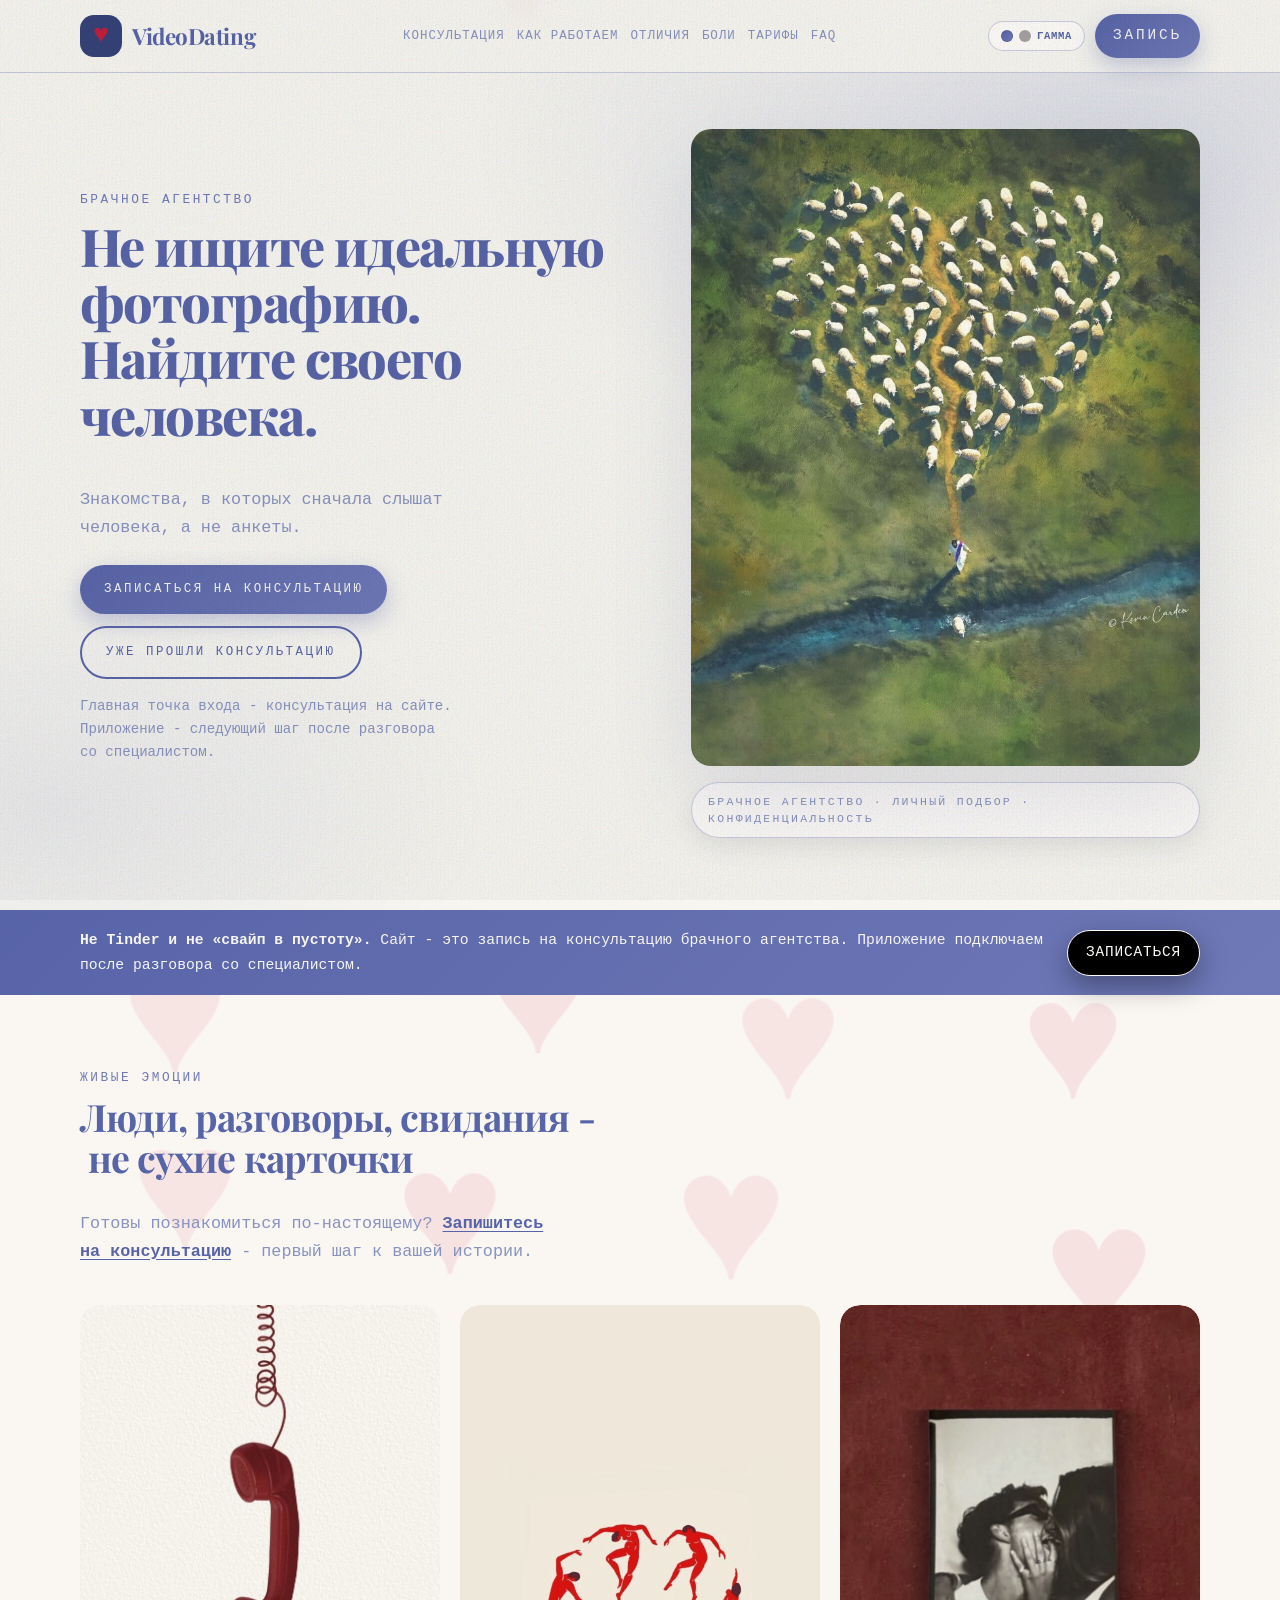
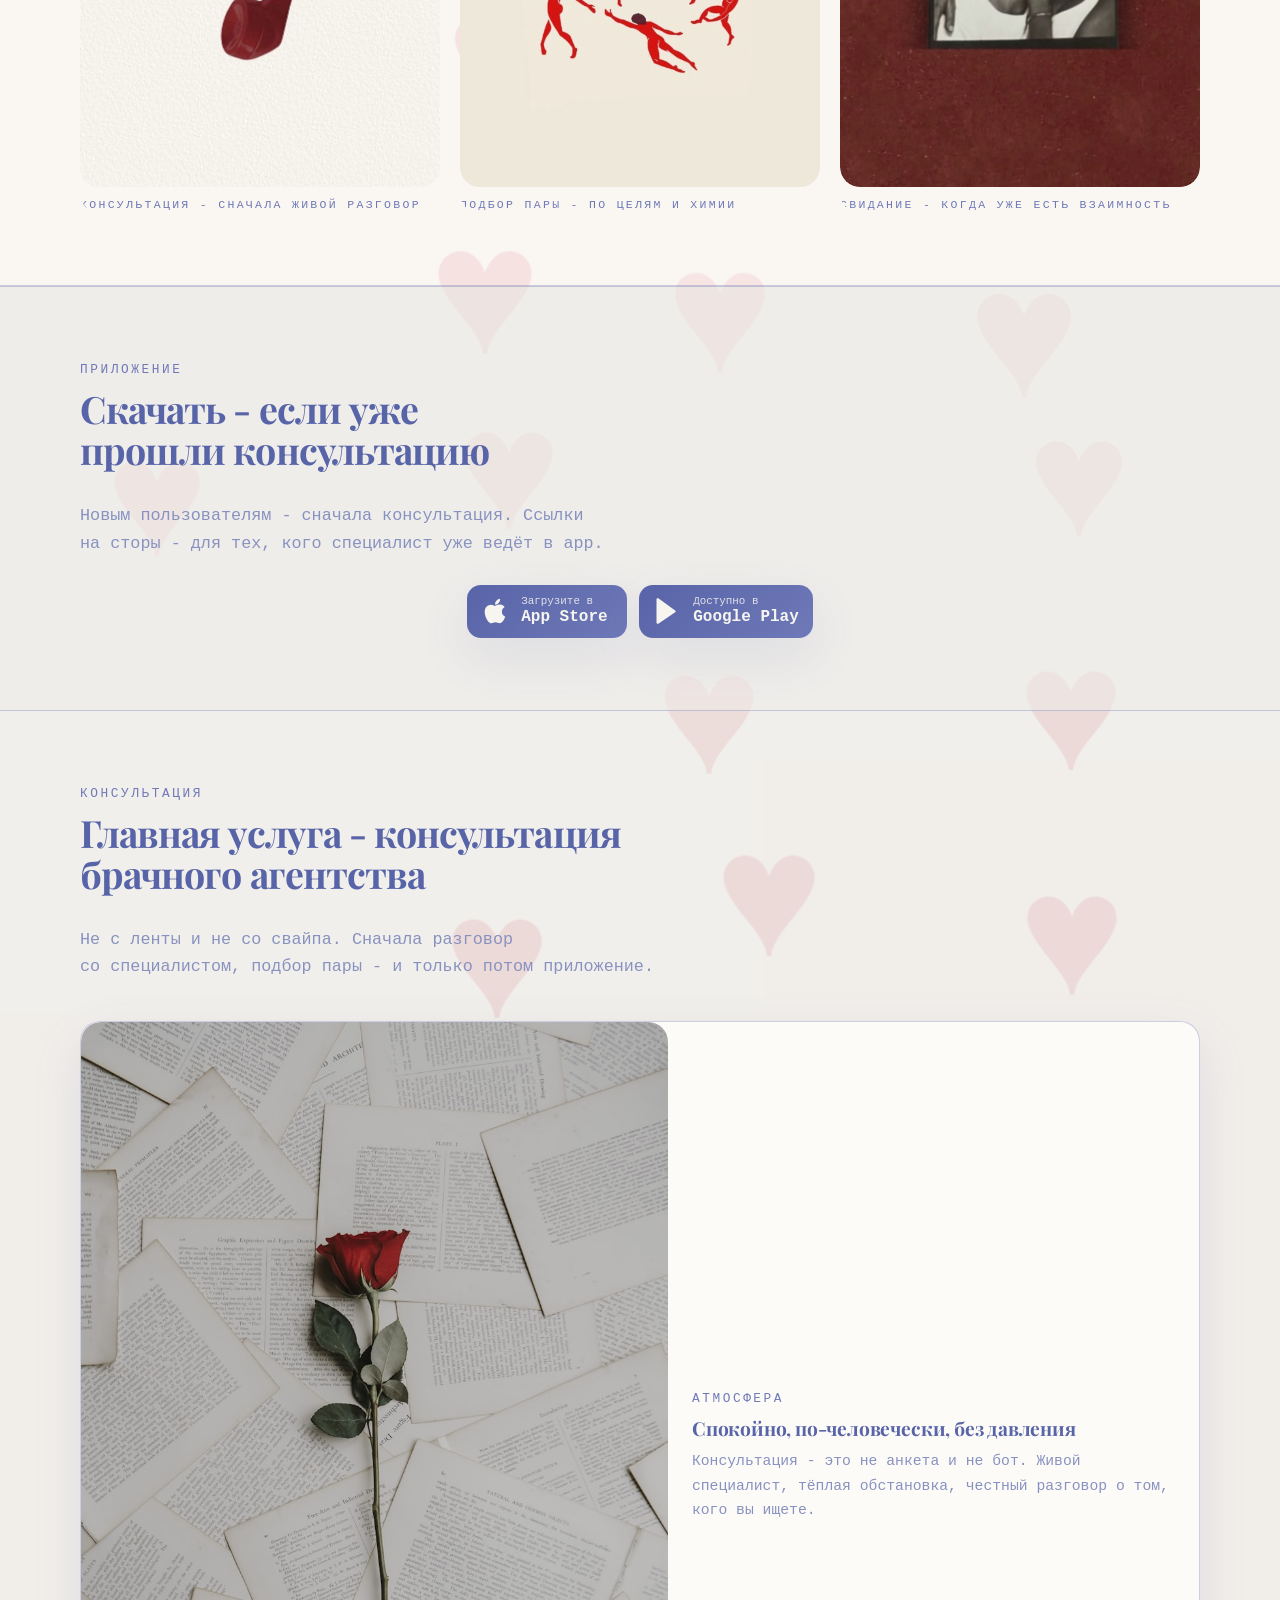
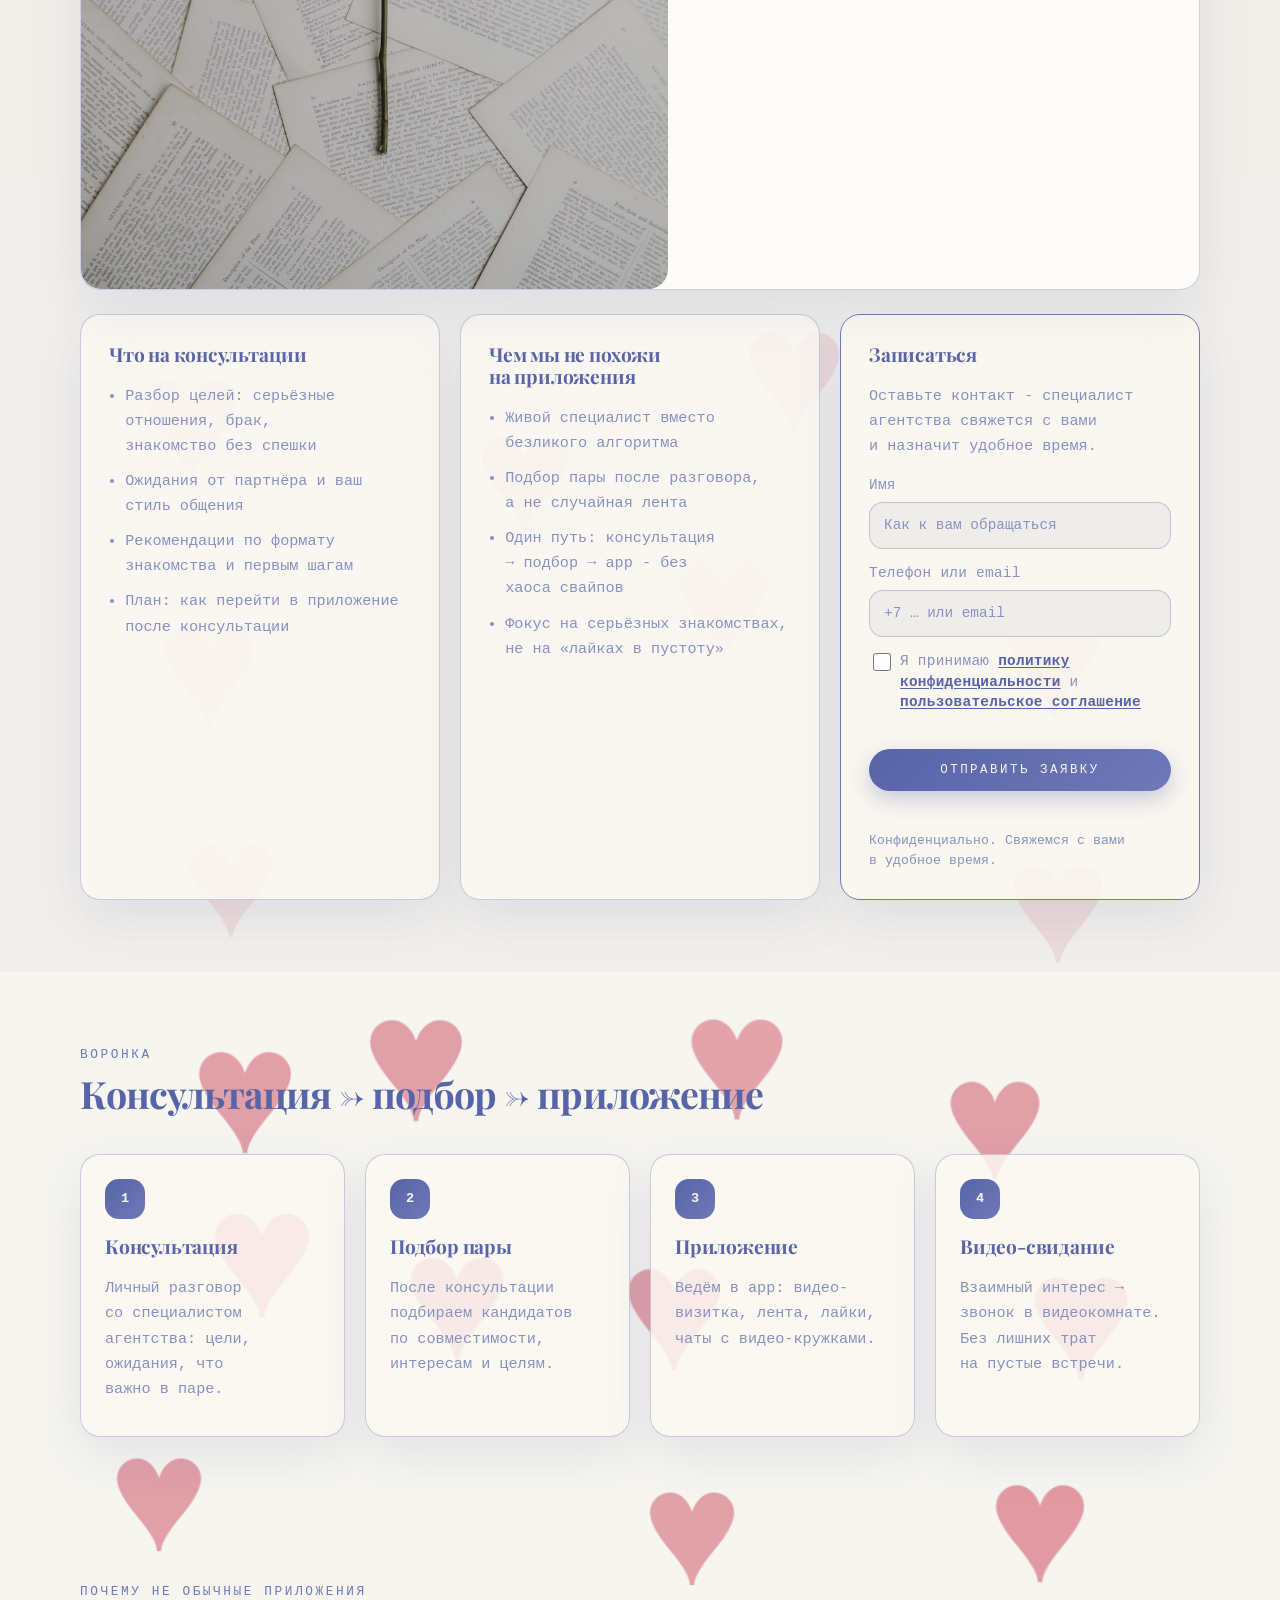
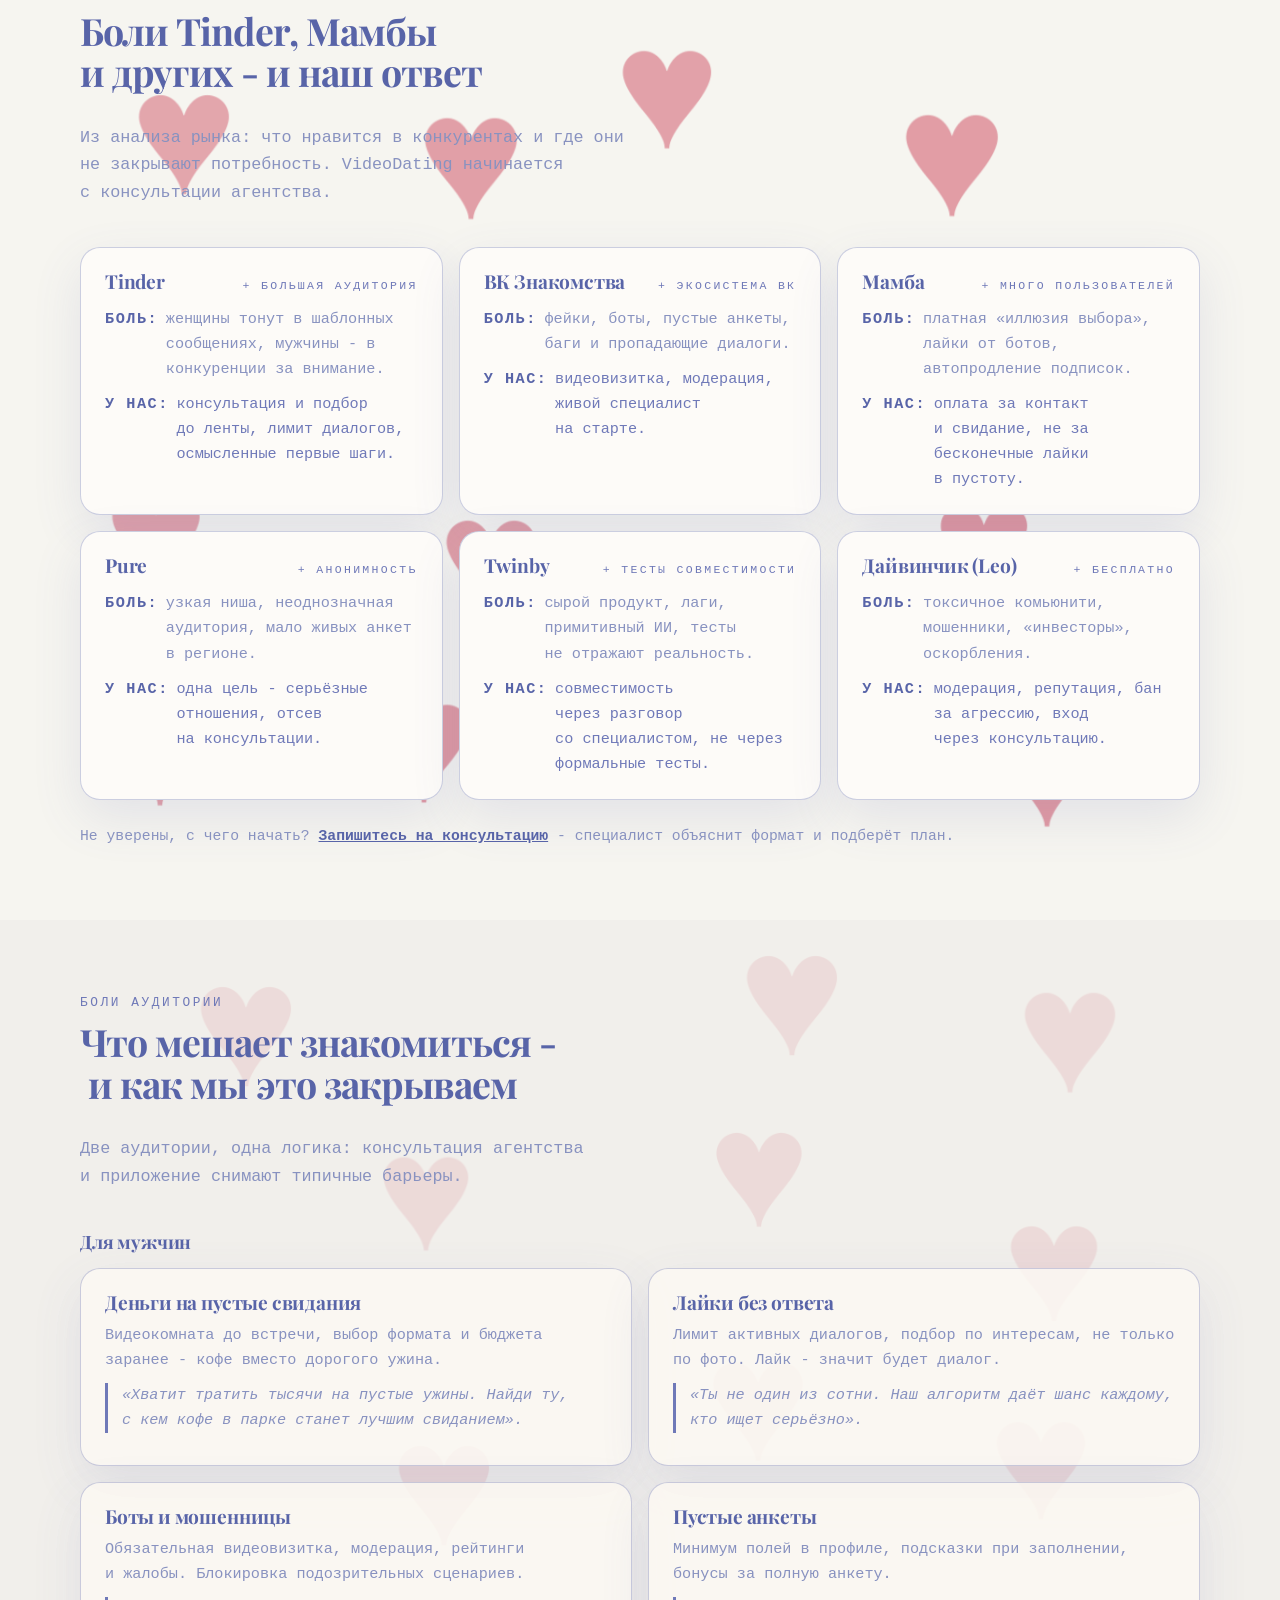
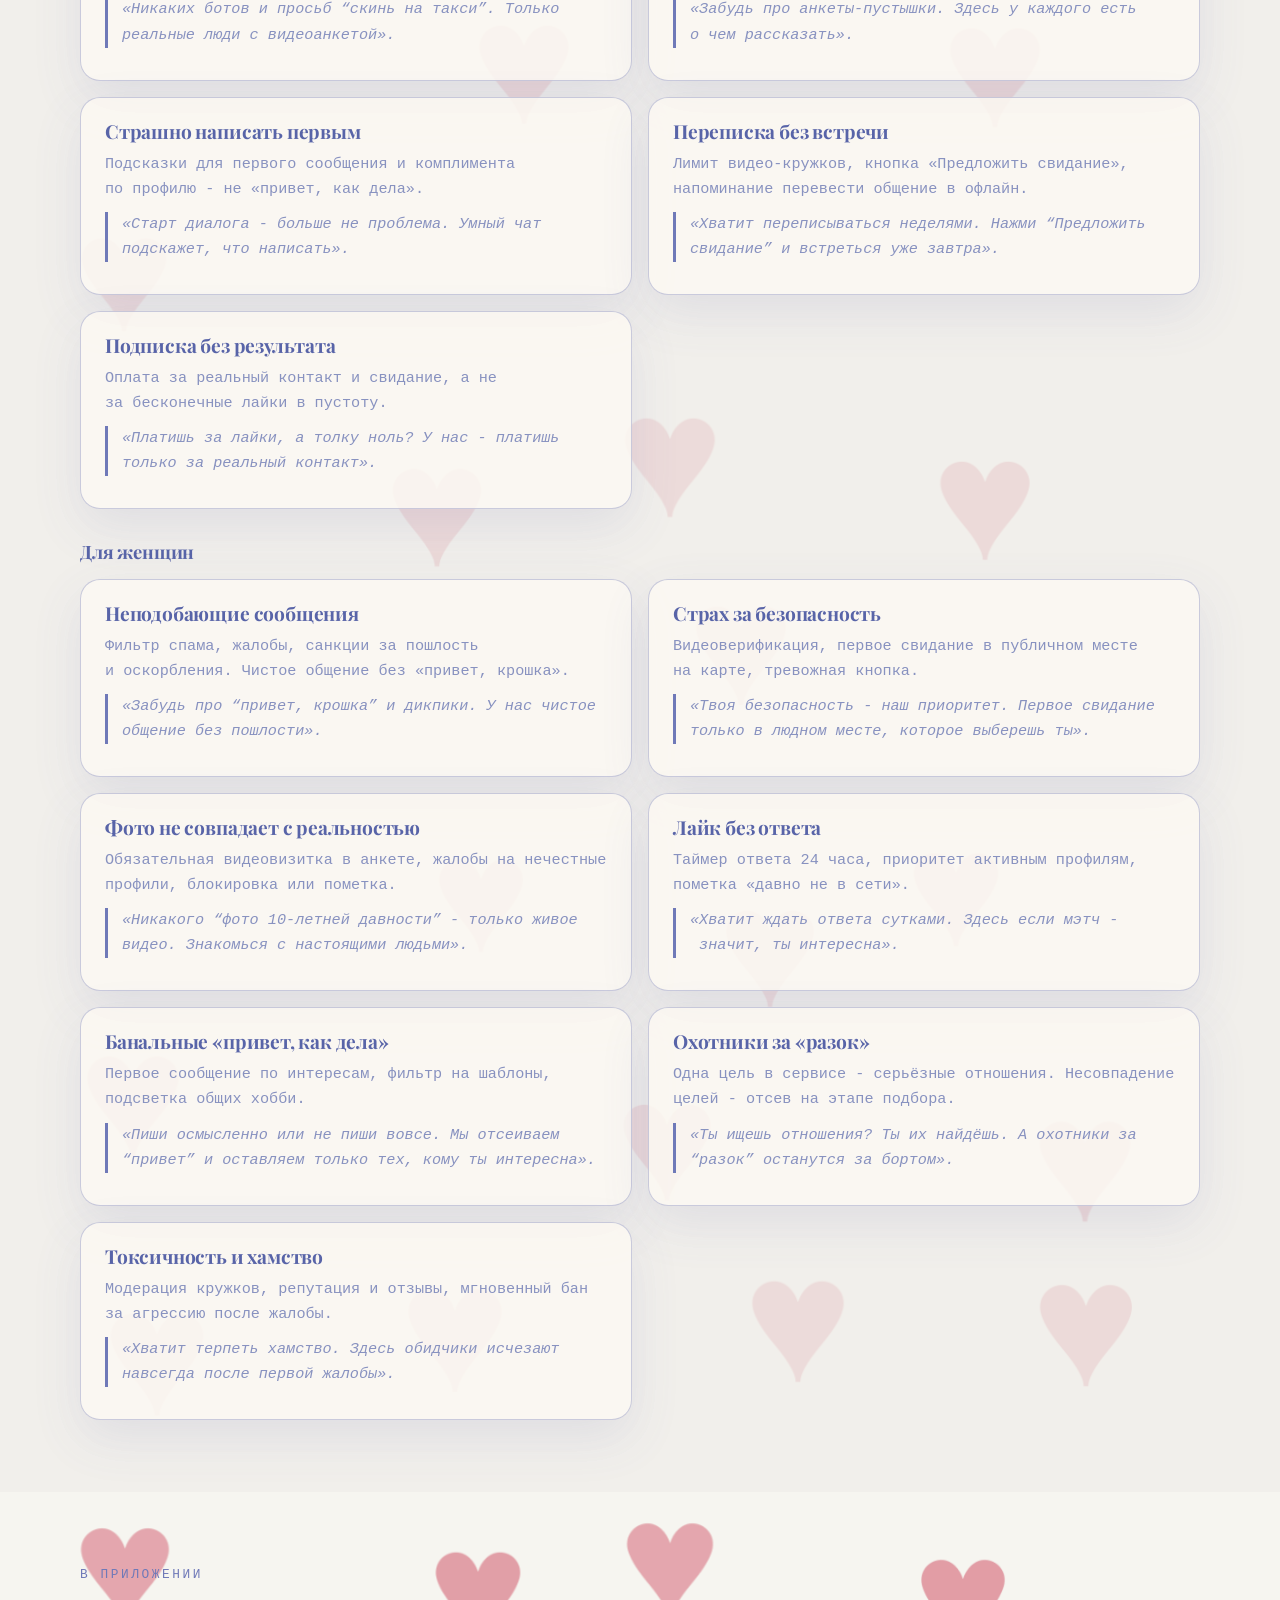
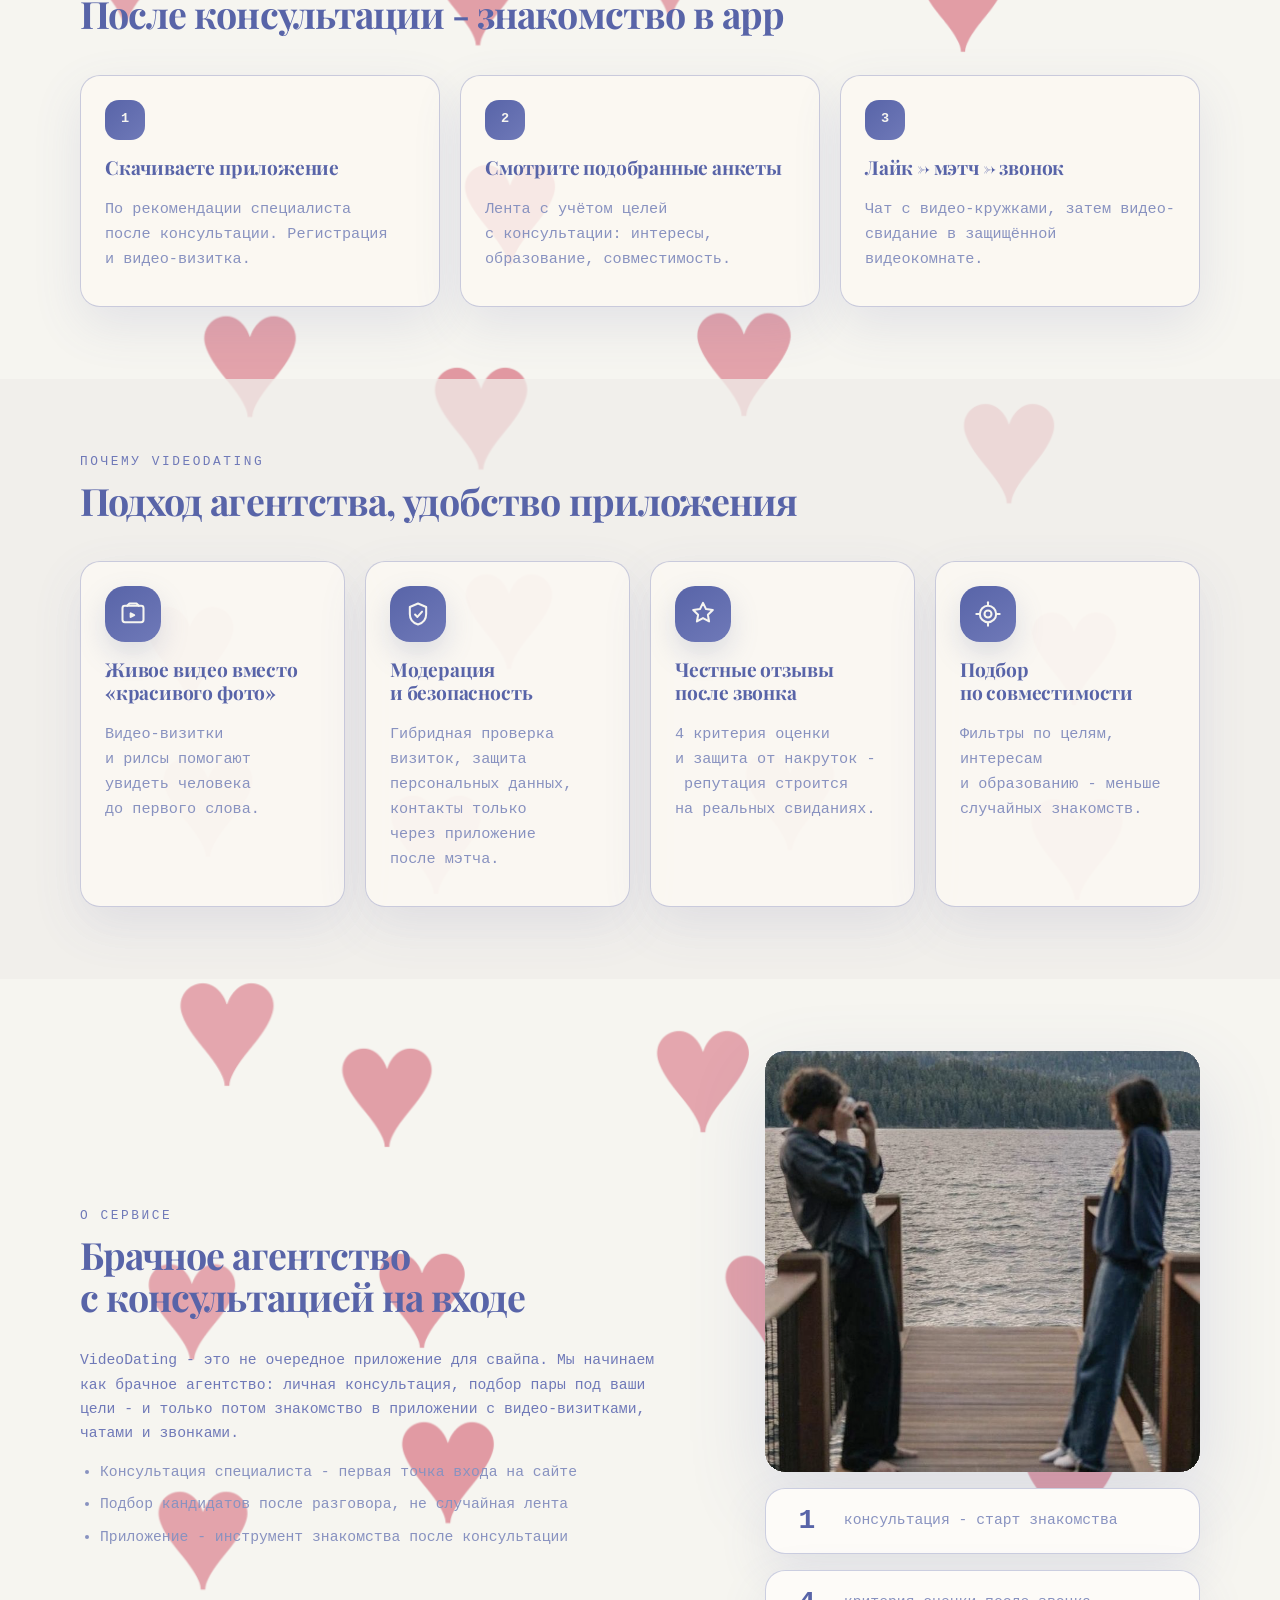
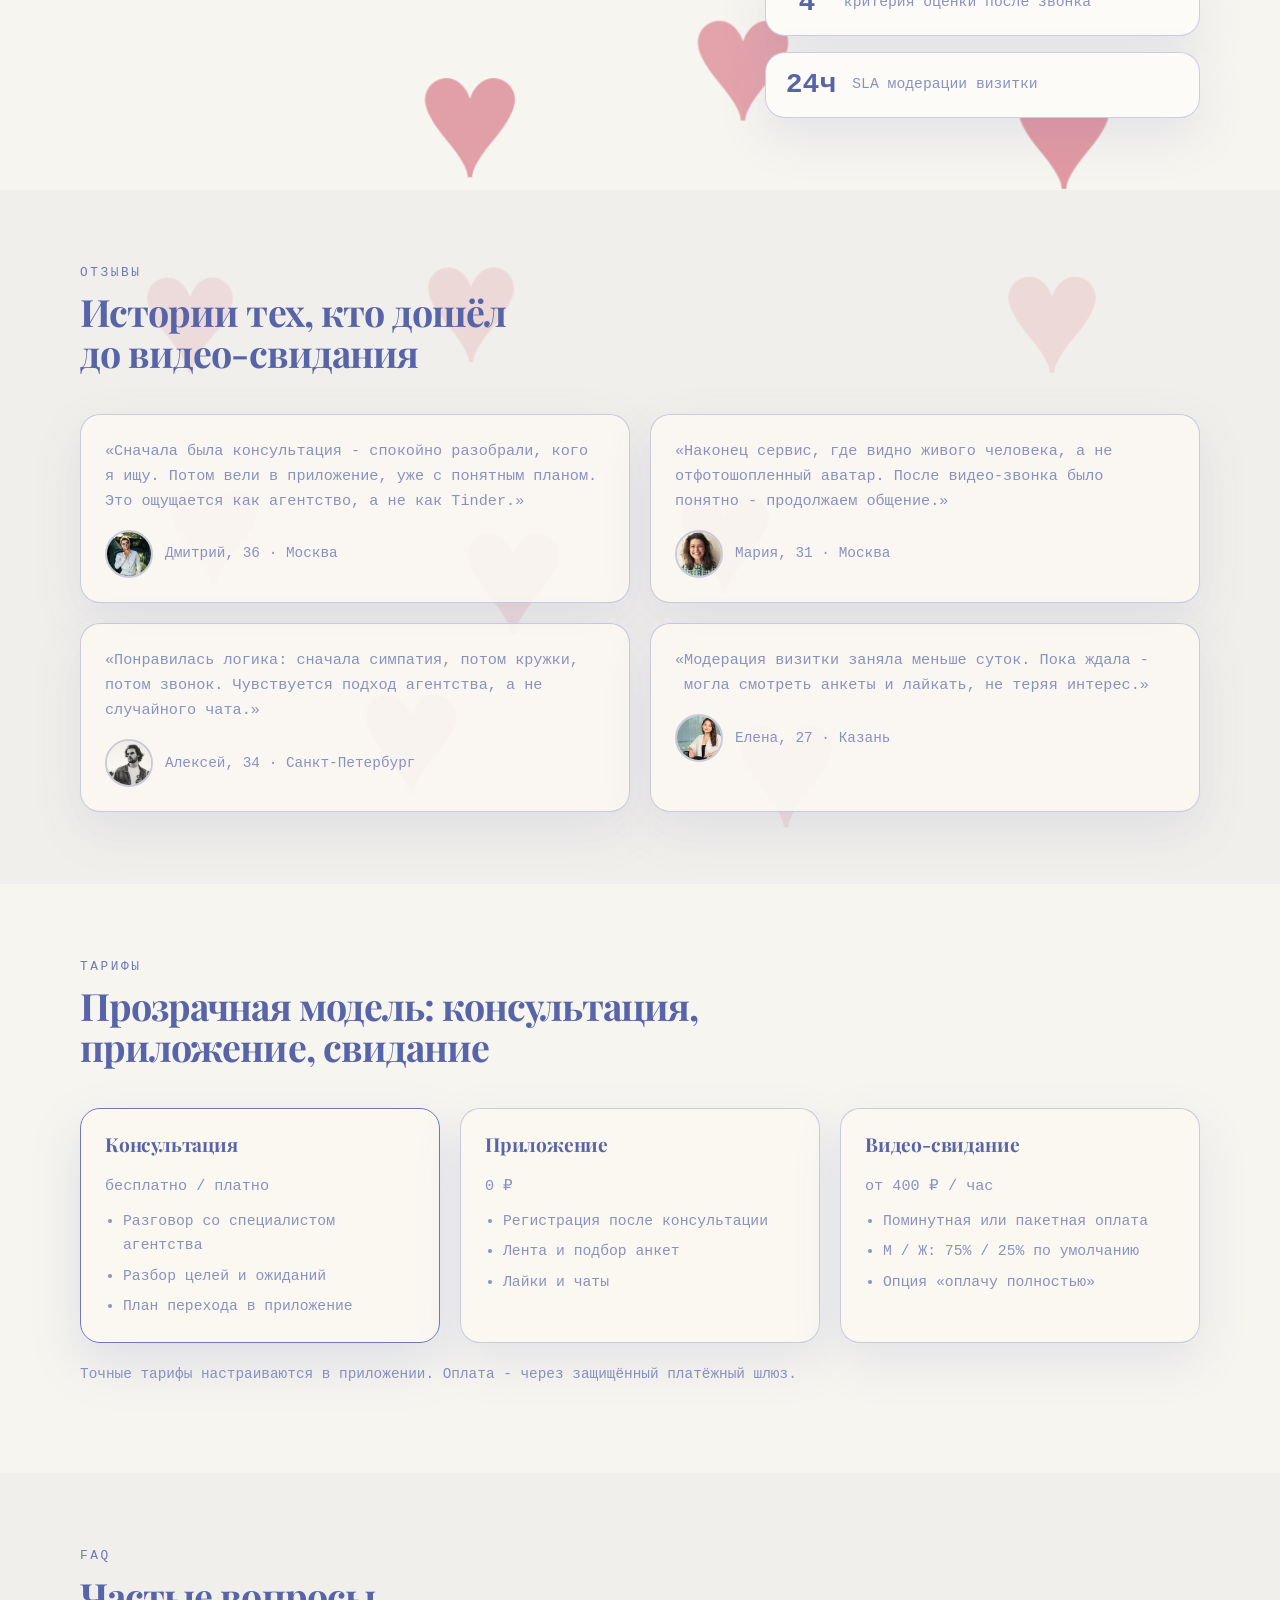
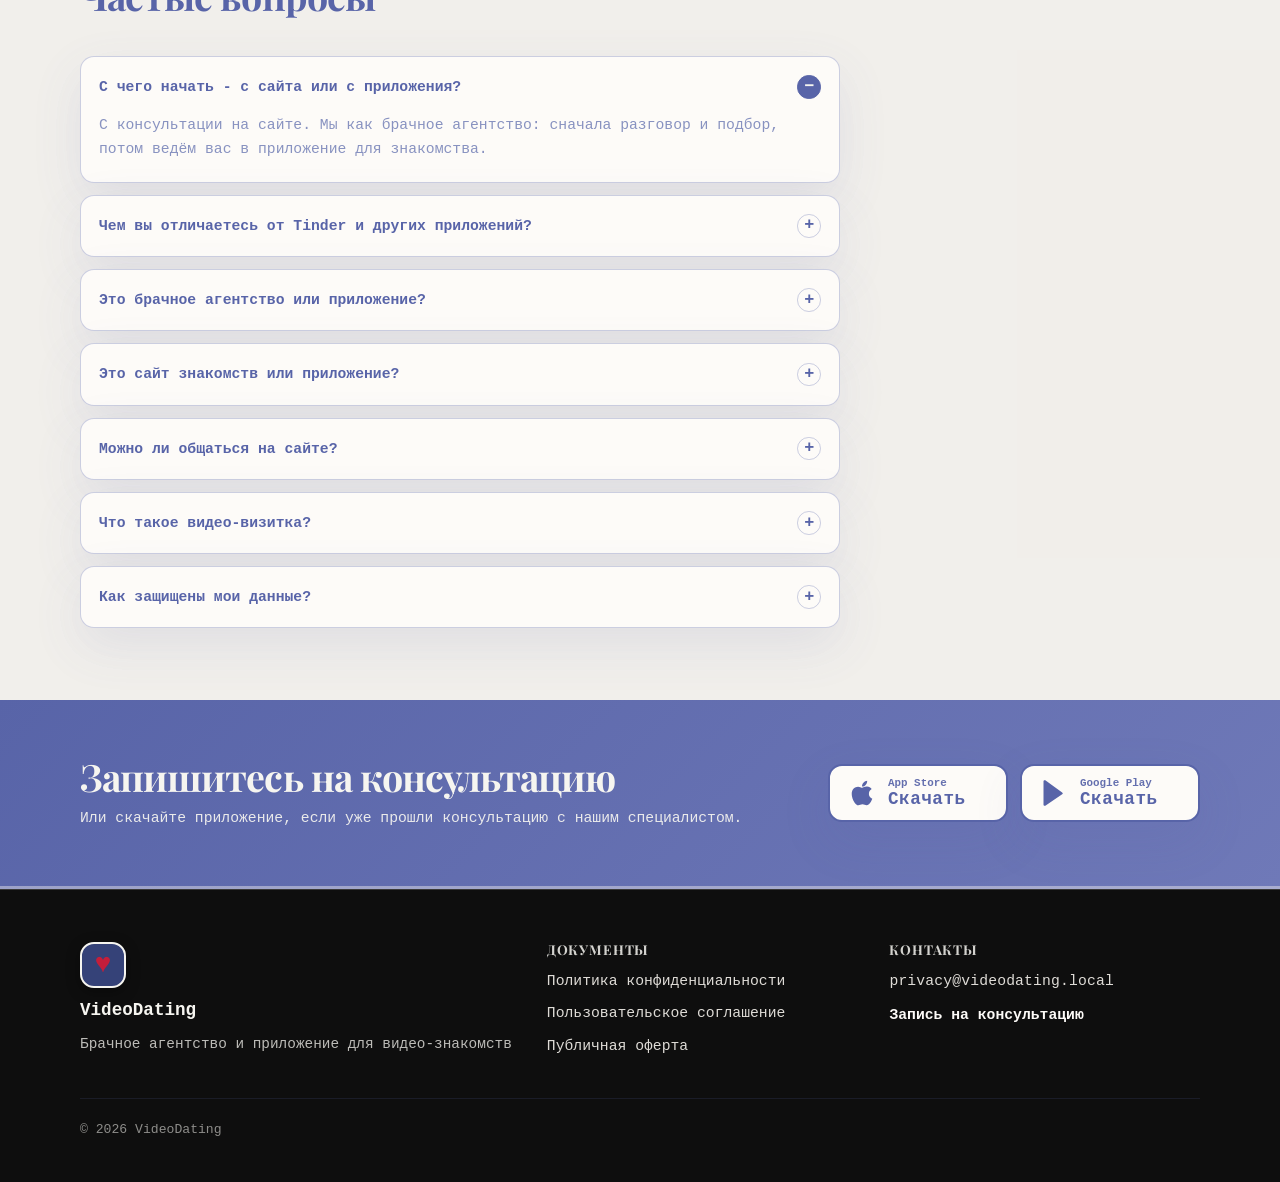
<file: preview-landing/index.html>
<!DOCTYPE html>
<html lang="ru">
<head>
  <meta charset="UTF-8" />
  <meta name="viewport" content="width=device-width, initial-scale=1, viewport-fit=cover" />
  <meta name="description" content="VideoDating - брачное агентство. Консультация, подбор пары, знакомства в приложении." />
  <title>VideoDating - брачное агентство и консультации</title>
  <link rel="preconnect" href="https://fonts.googleapis.com" />
  <link rel="preconnect" href="https://fonts.gstatic.com" crossorigin />
  <link href="https://fonts.googleapis.com/css2?family=Cormorant+Garamond:ital,wght@0,600;0,700;1,600&family=Playfair+Display:ital,wght@0,600;0,700;0,800;1,600&display=swap" rel="stylesheet" />
  <link rel="stylesheet" href="static/css/landing.css?v=20260716ae" />
  <script>
    try {
      if (localStorage.getItem("vd-landing-theme") === "black") {
        document.documentElement.classList.add("theme-black");
      }
    } catch (error) {
      /* ignore storage errors */
    }
  </script>
</head>
<body lang="ru">
  <div class="intro-curtain" id="intro-curtain" aria-hidden="true"></div>
  <div class="heart-scene" id="heart-scene" aria-hidden="true"></div>
  <header class="site-header" id="top">
    <div class="container header-inner">
      <a class="logo" href="#top">
        <span class="logo-mark" aria-hidden="true">♥</span>
        <span class="logo-text">VideoDating</span>
      </a>
      <nav class="nav-desktop" aria-label="Основная навигация">
        <a href="#consultation">Консультация</a>
        <a href="#path">Как работаем</a>
        <a href="#vs-apps">Отличия</a>
        <a href="#pains">Боли</a>
        <a href="#tariffs">Тарифы</a>
        <a href="#faq">FAQ</a>
      </nav>
      <div class="header-actions">
        <button
          type="button"
          class="theme-toggle"
          id="theme-toggle"
          aria-label="Переключить на чёрную гамму"
          aria-pressed="false"
          title="Синий / Чёрный"
        >
          <span class="theme-toggle__swatch theme-toggle__swatch--blue" aria-hidden="true"></span>
          <span class="theme-toggle__swatch theme-toggle__swatch--black" aria-hidden="true"></span>
          <span class="theme-toggle__text">Гамма</span>
        </button>
        <a class="btn btn-primary btn-sm header-cta" href="#consultation">Запись</a>
        <button type="button" class="menu-toggle" id="menu-toggle" aria-label="Открыть меню" aria-expanded="false">
          <span></span><span></span><span></span>
        </button>
      </div>
    </div>
    <nav class="nav-mobile container" id="nav-mobile" hidden aria-label="Мобильное меню">
      <a href="#consultation">Консультация</a>
      <a href="#path">Как работаем</a>
      <a href="#vs-apps">Отличия</a>
      <a href="#pains">Боли</a>
      <a href="#tariffs">Тарифы</a>
      <a href="#faq">FAQ</a>
      <a href="#download">Скачать приложение</a>
    </nav>
  </header>

  <main id="site-main">
    <section class="hero" id="top-hero">
      <div class="container hero-grid">
        <div class="hero-copy">
          <p class="eyebrow">Брачное агентство</p>
          <h1>Не ищите идеальную фотографию.<br>Найдите своего человека.</h1>
          <p class="hero-lead">
            Знакомства, в которых сначала слышат человека, а не анкеты.
          </p>
          <div class="hero-ctas">
            <a class="btn btn-primary btn-lg" href="#consultation">Записаться на консультацию</a>
            <a class="btn btn-outline btn-lg" href="#download">Уже прошли консультацию</a>
          </div>
          <p class="hero-note">Главная точка входа - консультация на сайте. Приложение - следующий шаг после разговора со специалистом.</p>
        </div>
        <div class="hero-visual">
          <img
            class="hero-photo hero-photo-single"
            src="static/images/landing/hero-ttpp-v7.png"
            alt="Символ заботы и подбора - путь к паре"
            width="800"
            height="1200"
            loading="eager"
          />
          <div class="hero-badge">брачное агентство · личный подбор · конфиденциальность</div>
        </div>
      </div>
    </section>

    <section class="agency-strip reveal-on-scroll">
      <div class="container agency-strip-inner">
        <p><strong>Не Tinder и не «свайп в пустоту».</strong> Сайт - это запись на консультацию брачного агентства. Приложение подключаем после разговора со специалистом.</p>
        <a class="btn btn-dark-plaque btn-sm agency-strip__cta" href="#consultation">Записаться</a>
      </div>
    </section>

    <section class="section section-emotions">
      <div class="container">
        <div class="section-head section-head--center reveal-on-scroll">
          <p class="eyebrow">Живые эмоции</p>
          <h2>Люди, разговоры, свидания - не сухие карточки</h2>
          <p class="section-lead">Готовы познакомиться по-настоящему? <a href="#consultation">Запишитесь на консультацию</a> - первый шаг к вашей истории.</p>
        </div>
        <div class="emotion-gallery reveal-on-scroll">
          <figure class="emotion-card">
            <div class="emotion-card-media">
              <img src="static/images/landing/emotion-consultation-ttpp-v8.png" alt="Консультация - личный разговор по телефону" width="1200" height="900" loading="lazy" />
            </div>
            <figcaption>Консультация - сначала живой разговор</figcaption>
          </figure>
          <figure class="emotion-card">
            <div class="emotion-card-media emotion-card-media--match">
              <img src="static/images/landing/emotion-match-dance-ttpp-v1.png" alt="Подбор пары - танец и близость" width="1200" height="900" loading="lazy" />
            </div>
            <figcaption>Подбор пары - по целям и химии</figcaption>
          </figure>
          <figure class="emotion-card">
            <div class="emotion-card-media">
              <img src="static/images/landing/emotion-date-ttpp-v7.png" alt="Свидание - близость и взаимность" width="1200" height="900" loading="lazy" />
            </div>
            <figcaption>Свидание - когда уже есть взаимность</figcaption>
          </figure>
        </div>
      </div>
    </section>

    <section class="section section-download" id="download">
      <div class="container">
        <div class="section-head section-head--center reveal-on-scroll">
          <p class="eyebrow">Приложение</p>
          <h2>Скачать - если уже прошли консультацию</h2>
          <p class="section-lead">Новым пользователям - сначала консультация. Ссылки на сторы - для тех, кого специалист уже ведёт в app.</p>
        </div>
        <div class="store-buttons store-buttons--compact store-buttons--centered reveal-on-scroll">
            <a class="store-btn" href="#" aria-label="Скачать в App Store">
              <span class="store-icon" aria-hidden="true">
                <svg viewBox="0 0 384 512" width="28" height="28" fill="currentColor" focusable="false">
                  <path d="M318.7 268.7c-.2-36.7 16.4-64.4 50-84.8-18.8-26.9-47.2-41.7-84.7-44.6-35.5-2.8-74.3 20.7-88.5 20.7-15 0-49.4-19.7-76.4-19.7C63.3 141.2 4 184.8 4 273.5q0 39.3 14.4 81.2c12.8 36.7 59 126.9 107.2 125.2 25.2-.6 43-17.9 75.8-17.9 31.8 0 48.3 17.9 76.4 17.9 48.6-.7 90.4-82.5 102.6-119.3-65.2-30.7-61.7-90-61.7-91.9zm-56.6-164.2c27.3-32.2 24.8-61.9 24-72.5-24.1 1.4-52 16.4-67.9 34.9-17.5 19.8-27.8 44.3-25.6 71.9 26.1 2 49.9-11.4 69.5-34.3z"/>
                </svg>
              </span>
              <span class="store-label">
                <small>Загрузите в</small>
                <strong>App Store</strong>
              </span>
            </a>
            <a class="store-btn" href="#" aria-label="Скачать в Google Play">
              <span class="store-icon" aria-hidden="true">
                <svg viewBox="0 0 24 24" width="28" height="28" fill="currentColor" aria-hidden="true" focusable="false">
                  <path d="M3 2v20a1 1 0 0 0 1.55.83L19 13.17a1 1 0 0 0 0-1.66L4.55 1.17A1 1 0 0 0 3 2z"/>
                </svg>
              </span>
              <span class="store-label">
                <small>Доступно в</small>
                <strong>Google Play</strong>
              </span>
            </a>
        </div>
      </div>
    </section>

    <section class="section section-alt" id="consultation">
      <div class="container">
        <div class="section-head">
          <p class="eyebrow">Консультация</p>
          <h2>Главная услуга - консультация брачного агентства</h2>
          <p class="section-lead">Не с ленты и не со свайпа. Сначала разговор со специалистом, подбор пары - и только потом приложение.</p>
        </div>
        <div class="consultation-banner reveal-on-scroll">
          <img
            class="consultation-banner-photo"
            src="static/images/landing/about-warm.jpg"
            alt="Уютная консультация в брачном агентстве"
            width="900"
            height="600"
            loading="lazy"
          />
          <div class="consultation-banner-copy">
            <p class="eyebrow">Атмосфера</p>
            <h3>Спокойно, по-человечески, без давления</h3>
            <p>Консультация - это не анкета и не бот. Живой специалист, тёплая обстановка, честный разговор о том, кого вы ищете.</p>
          </div>
        </div>
        <div class="consultation-grid consultation-grid--three">
          <article class="consultation-card">
            <h3>Что на консультации</h3>
            <ul>
              <li>Разбор целей: серьёзные отношения, брак, знакомство без спешки</li>
              <li>Ожидания от партнёра и ваш стиль общения</li>
              <li>Рекомендации по формату знакомства и первым шагам</li>
              <li>План: как перейти в приложение после консультации</li>
            </ul>
          </article>
          <article class="consultation-card">
            <h3>Чем мы не похожи на приложения</h3>
            <ul>
              <li>Живой специалист вместо безликого алгоритма</li>
              <li>Подбор пары после разговора, а не случайная лента</li>
              <li>Один путь: консультация → подбор → app - без хаоса свайпов</li>
              <li>Фокус на серьёзных знакомствах, не на «лайках в пустоту»</li>
            </ul>
          </article>
          <article class="consultation-card consultation-card-accent">
            <h3>Записаться</h3>
            <p>Оставьте контакт - специалист агентства свяжется с вами и назначит удобное время.</p>
            <form class="consultation-form" action="#" method="post" id="consultation-form">
              <label>
                <span>Имя</span>
                <input type="text" name="name" placeholder="Как к вам обращаться" required />
              </label>
              <label>
                <span>Телефон или email</span>
                <input type="text" name="contact" placeholder="+7 … или email" required />
              </label>
              <label class="consent-check">
                <input type="checkbox" name="consent" value="1" required />
                <span>
                  Я принимаю
                  <a href="#privacy" id="link-privacy">политику конфиденциальности</a>
                  и
                  <a href="#terms" id="link-terms">пользовательское соглашение</a>
                </span>
              </label>
              <button type="submit" class="btn btn-primary btn-lg">Отправить заявку</button>
              <p class="form-note">Конфиденциально. Свяжемся с вами в удобное время.</p>
            </form>
          </article>
        </div>
      </div>
    </section>

    <section class="section" id="path">
      <div class="container">
        <div class="section-head reveal-on-scroll">
          <p class="eyebrow">Воронка</p>
          <h2>Консультация → подбор → приложение</h2>
        </div>
        <div class="steps steps--four">
          <article class="step-card">
            <div class="step-num">1</div>
            <h3>Консультация</h3>
            <p>Личный разговор со специалистом агентства: цели, ожидания, что важно в паре.</p>
          </article>
          <article class="step-card">
            <div class="step-num">2</div>
            <h3>Подбор пары</h3>
            <p>После консультации подбираем кандидатов по совместимости, интересам и целям.</p>
          </article>
          <article class="step-card">
            <div class="step-num">3</div>
            <h3>Приложение</h3>
            <p>Ведём в app: видео-визитка, лента, лайки, чаты с видео-кружками.</p>
          </article>
          <article class="step-card">
            <div class="step-num">4</div>
            <h3>Видео-свидание</h3>
            <p>Взаимный интерес → звонок в видеокомнате. Без лишних трат на пустые встречи.</p>
          </article>
        </div>
      </div>
    </section>

    <section class="section" id="vs-apps">
      <div class="container">
        <div class="section-head">
          <p class="eyebrow">Почему не обычные приложения</p>
          <h2>Боли Tinder, Мамбы и других - и наш ответ</h2>
          <p class="section-lead">Из анализа рынка: что нравится в конкурентах и где они не закрывают потребность. VideoDating начинается с консультации агентства.</p>
        </div>
        <div class="vs-apps">
          <article class="vs-app-card">
            <header class="vs-app-header">
              <h3>Tinder</h3>
              <span class="vs-app-plus">+ большая аудитория</span>
            </header>
            <p class="vs-kv vs-kv--pain" lang="ru">
              <span class="accent-caps">Боль:</span>
              <span class="vs-kv__text">женщины тонут в шаблонных сообщениях, мужчины - в конкуренции за внимание.</span>
            </p>
            <p class="vs-kv vs-kv--answer" lang="ru">
              <span class="accent-caps">У нас:</span>
              <span class="vs-kv__text">консультация и подбор до ленты, лимит диалогов, осмысленные первые шаги.</span>
            </p>
          </article>
          <article class="vs-app-card">
            <header class="vs-app-header">
              <h3>ВК Знакомства</h3>
              <span class="vs-app-plus">+ экосистема ВК</span>
            </header>
            <p class="vs-kv vs-kv--pain" lang="ru">
              <span class="accent-caps">Боль:</span>
              <span class="vs-kv__text">фейки, боты, пустые анкеты, баги и пропадающие диалоги.</span>
            </p>
            <p class="vs-kv vs-kv--answer" lang="ru">
              <span class="accent-caps">У нас:</span>
              <span class="vs-kv__text">видеовизитка, модерация, живой специалист на старте.</span>
            </p>
          </article>
          <article class="vs-app-card">
            <header class="vs-app-header">
              <h3>Мамба</h3>
              <span class="vs-app-plus">+ много пользователей</span>
            </header>
            <p class="vs-kv vs-kv--pain" lang="ru">
              <span class="accent-caps">Боль:</span>
              <span class="vs-kv__text">платная «иллюзия выбора», лайки от ботов, автопродление подписок.</span>
            </p>
            <p class="vs-kv vs-kv--answer" lang="ru">
              <span class="accent-caps">У нас:</span>
              <span class="vs-kv__text">оплата за контакт и свидание, не за бесконечные лайки в пустоту.</span>
            </p>
          </article>
          <article class="vs-app-card">
            <header class="vs-app-header">
              <h3>Pure</h3>
              <span class="vs-app-plus">+ анонимность</span>
            </header>
            <p class="vs-kv vs-kv--pain" lang="ru">
              <span class="accent-caps">Боль:</span>
              <span class="vs-kv__text">узкая ниша, неоднозначная аудитория, мало живых анкет в регионе.</span>
            </p>
            <p class="vs-kv vs-kv--answer" lang="ru">
              <span class="accent-caps">У нас:</span>
              <span class="vs-kv__text">одна цель - серьёзные отношения, отсев на консультации.</span>
            </p>
          </article>
          <article class="vs-app-card">
            <header class="vs-app-header">
              <h3>Twinby</h3>
              <span class="vs-app-plus">+ тесты совместимости</span>
            </header>
            <p class="vs-kv vs-kv--pain" lang="ru">
              <span class="accent-caps">Боль:</span>
              <span class="vs-kv__text">сырой продукт, лаги, примитивный ИИ, тесты не отражают реальность.</span>
            </p>
            <p class="vs-kv vs-kv--answer" lang="ru">
              <span class="accent-caps">У нас:</span>
              <span class="vs-kv__text">совместимость через разговор со специалистом, не через формальные тесты.</span>
            </p>
          </article>
          <article class="vs-app-card">
            <header class="vs-app-header">
              <h3>Дайвинчик (Leo)</h3>
              <span class="vs-app-plus">+ бесплатно</span>
            </header>
            <p class="vs-kv vs-kv--pain" lang="ru">
              <span class="accent-caps">Боль:</span>
              <span class="vs-kv__text">токсичное комьюнити, мошенники, «инвесторы», оскорбления.</span>
            </p>
            <p class="vs-kv vs-kv--answer" lang="ru">
              <span class="accent-caps">У нас:</span>
              <span class="vs-kv__text">модерация, репутация, бан за агрессию, вход через консультацию.</span>
            </p>
          </article>
        </div>
        <p class="vs-apps-cta" lang="ru">Не уверены, с чего начать? <a href="#consultation">Запишитесь на консультацию</a> - специалист объяснит формат и подберёт план.</p>
      </div>
    </section>

    <section class="section section-alt" id="pains">
      <div class="container">
        <div class="section-head">
          <p class="eyebrow">Боли аудитории</p>
          <h2>Что мешает знакомиться - и как мы это закрываем</h2>
          <p class="section-lead">Две аудитории, одна логика: консультация агентства и приложение снимают типичные барьеры.</p>
        </div>

        <h3 class="pains-group-title">Для мужчин</h3>
        <div class="pains">
          <article class="pain-card">
            <h3>Деньги на пустые свидания</h3>
            <p class="pain-solution">Видеокомната до встречи, выбор формата и бюджета заранее - кофе вместо дорогого ужина.</p>
            <p class="pain-quote">«Хватит тратить тысячи на пустые ужины. Найди ту, с кем кофе в парке станет лучшим свиданием».</p>
          </article>
          <article class="pain-card">
            <h3>Лайки без ответа</h3>
            <p class="pain-solution">Лимит активных диалогов, подбор по интересам, не только по фото. Лайк - значит будет диалог.</p>
            <p class="pain-quote">«Ты не один из сотни. Наш алгоритм даёт шанс каждому, кто ищет серьёзно».</p>
          </article>
          <article class="pain-card">
            <h3>Боты и мошенницы</h3>
            <p class="pain-solution">Обязательная видеовизитка, модерация, рейтинги и жалобы. Блокировка подозрительных сценариев.</p>
            <p class="pain-quote">«Никаких ботов и просьб “скинь на такси”. Только реальные люди с видеоанкетой».</p>
          </article>
          <article class="pain-card">
            <h3>Пустые анкеты</h3>
            <p class="pain-solution">Минимум полей в профиле, подсказки при заполнении, бонусы за полную анкету.</p>
            <p class="pain-quote">«Забудь про анкеты-пустышки. Здесь у каждого есть о чем рассказать».</p>
          </article>
          <article class="pain-card">
            <h3>Страшно написать первым</h3>
            <p class="pain-solution">Подсказки для первого сообщения и комплимента по профилю - не «привет, как дела».</p>
            <p class="pain-quote">«Старт диалога - больше не проблема. Умный чат подскажет, что написать».</p>
          </article>
          <article class="pain-card">
            <h3>Переписка без встречи</h3>
            <p class="pain-solution">Лимит видео-кружков, кнопка «Предложить свидание», напоминание перевести общение в офлайн.</p>
            <p class="pain-quote">«Хватит переписываться неделями. Нажми “Предложить свидание” и встреться уже завтра».</p>
          </article>
          <article class="pain-card">
            <h3>Подписка без результата</h3>
            <p class="pain-solution">Оплата за реальный контакт и свидание, а не за бесконечные лайки в пустоту.</p>
            <p class="pain-quote">«Платишь за лайки, а толку ноль? У нас - платишь только за реальный контакт».</p>
          </article>
        </div>

        <h3 class="pains-group-title">Для женщин</h3>
        <div class="pains">
          <article class="pain-card">
            <h3>Неподобающие сообщения</h3>
            <p class="pain-solution">Фильтр спама, жалобы, санкции за пошлость и оскорбления. Чистое общение без «привет, крошка».</p>
            <p class="pain-quote">«Забудь про “привет, крошка” и дикпики. У нас чистое общение без пошлости».</p>
          </article>
          <article class="pain-card">
            <h3>Страх за безопасность</h3>
            <p class="pain-solution">Видеоверификация, первое свидание в публичном месте на карте, тревожная кнопка.</p>
            <p class="pain-quote">«Твоя безопасность - наш приоритет. Первое свидание только в людном месте, которое выберешь ты».</p>
          </article>
          <article class="pain-card">
            <h3>Фото не совпадает с реальностью</h3>
            <p class="pain-solution">Обязательная видеовизитка в анкете, жалобы на нечестные профили, блокировка или пометка.</p>
            <p class="pain-quote">«Никакого “фото 10-летней давности” - только живое видео. Знакомься с настоящими людьми».</p>
          </article>
          <article class="pain-card">
            <h3>Лайк без ответа</h3>
            <p class="pain-solution">Таймер ответа 24 часа, приоритет активным профилям, пометка «давно не в сети».</p>
            <p class="pain-quote">«Хватит ждать ответа сутками. Здесь если мэтч - значит, ты интересна».</p>
          </article>
          <article class="pain-card">
            <h3>Банальные «привет, как дела»</h3>
            <p class="pain-solution">Первое сообщение по интересам, фильтр на шаблоны, подсветка общих хобби.</p>
            <p class="pain-quote">«Пиши осмысленно или не пиши вовсе. Мы отсеиваем “привет” и оставляем только тех, кому ты интересна».</p>
          </article>
          <article class="pain-card">
            <h3>Охотники за «разок»</h3>
            <p class="pain-solution">Одна цель в сервисе - серьёзные отношения. Несовпадение целей - отсев на этапе подбора.</p>
            <p class="pain-quote">«Ты ищешь отношения? Ты их найдёшь. А охотники за “разок” останутся за бортом».</p>
          </article>
          <article class="pain-card">
            <h3>Токсичность и хамство</h3>
            <p class="pain-solution">Модерация кружков, репутация и отзывы, мгновенный бан за агрессию после жалобы.</p>
            <p class="pain-quote">«Хватит терпеть хамство. Здесь обидчики исчезают навсегда после первой жалобы».</p>
          </article>
        </div>
      </div>
    </section>

    <section class="section" id="how">
      <div class="container">
        <div class="section-head">
          <p class="eyebrow">В приложении</p>
          <h2>После консультации - знакомство в app</h2>
        </div>
        <div class="steps">
          <article class="step-card">
            <div class="step-num">1</div>
            <h3>Скачиваете приложение</h3>
            <p>По рекомендации специалиста после консультации. Регистрация и видео-визитка.</p>
          </article>
          <article class="step-card">
            <div class="step-num">2</div>
            <h3>Смотрите подобранные анкеты</h3>
            <p>Лента с учётом целей с консультации: интересы, образование, совместимость.</p>
          </article>
          <article class="step-card">
            <div class="step-num">3</div>
            <h3>Лайк → мэтч → звонок</h3>
            <p>Чат с видео-кружками, затем видео-свидание в защищённой видеокомнате.</p>
          </article>
        </div>
      </div>
    </section>

    <section class="section section-alt" id="advantages">
      <div class="container">
        <div class="section-head">
          <p class="eyebrow">Почему VideoDating</p>
          <h2>Подход агентства, удобство приложения</h2>
        </div>
        <div class="features">
          <article class="feature-card">
            <div class="feature-icon" aria-hidden="true">
              <svg viewBox="0 0 24 24"><rect x="3" y="5" width="18" height="14" rx="2"/><path d="M7 5l2-2h6l2 2"/><path d="M10 11.5v3l3-1.5-3-1.5z"/></svg>
            </div>
            <h3>Живое видео вместо «красивого фото»</h3>
            <p>Видео-визитки и рилсы помогают увидеть человека до первого слова.</p>
          </article>
          <article class="feature-card">
            <div class="feature-icon" aria-hidden="true">
              <svg viewBox="0 0 24 24"><path d="M12 3l7 3v6c0 4.5-3 7.8-7 9-4-1.2-7-4.5-7-9V6l7-3z"/><path d="M9.5 12.5l2 2 4-4.5"/></svg>
            </div>
            <h3>Модерация и безопасность</h3>
            <p>Гибридная проверка визиток, защита персональных данных, контакты только через приложение после мэтча.</p>
          </article>
          <article class="feature-card">
            <div class="feature-icon" aria-hidden="true">
              <svg viewBox="0 0 24 24"><path d="M12 2.5l2.6 5.3 5.8.8-4.2 4.1 1 5.7L12 15.5l-5.2 2.9 1-5.7-4.2-4.1 5.8-.8L12 2.5z"/></svg>
            </div>
            <h3>Честные отзывы после звонка</h3>
            <p>4 критерия оценки и защита от накруток - репутация строится на реальных свиданиях.</p>
          </article>
          <article class="feature-card">
            <div class="feature-icon" aria-hidden="true">
              <svg viewBox="0 0 24 24"><circle cx="12" cy="12" r="7"/><circle cx="12" cy="12" r="3"/><path d="M12 2v2"/><path d="M12 20v2"/><path d="M2 12h2"/><path d="M20 12h2"/></svg>
            </div>
            <h3>Подбор по совместимости</h3>
            <p>Фильтры по целям, интересам и образованию - меньше случайных знакомств.</p>
          </article>
        </div>
      </div>
    </section>

    <section class="section about-block">
      <div class="container about-grid">
        <div>
          <p class="eyebrow">О сервисе</p>
          <h2>Брачное агентство с консультацией на входе</h2>
          <p>
            VideoDating - это не очередное приложение для свайпа. Мы начинаем как брачное агентство:
            личная консультация, подбор пары под ваши цели - и только потом знакомство в приложении
            с видео-визитками, чатами и звонками.
          </p>
          <ul class="about-list">
            <li>Консультация специалиста - первая точка входа на сайте</li>
            <li>Подбор кандидатов после разговора, не случайная лента</li>
            <li>Приложение - инструмент знакомства после консультации</li>
          </ul>
        </div>
        <div class="about-visual">
          <div class="about-photo-wrap">
            <img
              class="about-photo"
              src="static/images/landing/about-service-ttpp-v7.png"
              alt="О сервисе - связь и доверие"
              width="900"
              height="675"
              loading="lazy"
            />
          </div>
          <div class="stats-panel stats-panel--compact">
            <div class="stat"><strong>1</strong><span>консультация - старт знакомства</span></div>
            <div class="stat"><strong>4</strong><span>критерия оценки после звонка</span></div>
            <div class="stat"><strong>24ч</strong><span>SLA модерации визитки</span></div>
          </div>
        </div>
      </div>
    </section>

    <section class="section section-alt" id="reviews">
      <div class="container">
        <div class="section-head">
          <p class="eyebrow">Отзывы</p>
          <h2>Истории тех, кто дошёл до видео-свидания</h2>
        </div>
        <div class="reviews">
          <blockquote class="review-card">
            <p class="testimonial-text">«Сначала была консультация - спокойно разобрали, кого я ищу. Потом вели в приложение, уже с понятным планом. Это ощущается как агентство, а не как Tinder.»</p>
            <footer class="review-footer">
              <img class="review-avatar" src="static/images/landing/avatar-dmitry-v7.jpg" alt="" width="48" height="48" loading="lazy" />
              <span class="review-meta">Дмитрий, 36 · Москва</span>
            </footer>
          </blockquote>
          <blockquote class="review-card">
            <p class="testimonial-text">«Наконец сервис, где видно живого человека, а не отфотошопленный аватар. После видео-звонка было понятно - продолжаем общение.»</p>
            <footer class="review-footer">
              <img class="review-avatar" src="static/images/landing/avatar-maria-v6.jpg" alt="" width="48" height="48" loading="lazy" />
              <span class="review-meta">Мария, 31 · Москва</span>
            </footer>
          </blockquote>
          <blockquote class="review-card">
            <p class="testimonial-text">«Понравилась логика: сначала симпатия, потом кружки, потом звонок. Чувствуется подход агентства, а не случайного чата.»</p>
            <footer class="review-footer">
              <img class="review-avatar" src="static/images/landing/avatar-alexey-v7.jpg" alt="" width="48" height="48" loading="lazy" />
              <span class="review-meta">Алексей, 34 · Санкт-Петербург</span>
            </footer>
          </blockquote>
          <blockquote class="review-card">
            <p class="testimonial-text">«Модерация визитки заняла меньше суток. Пока ждала - могла смотреть анкеты и лайкать, не теряя интерес.»</p>
            <footer class="review-footer">
              <img class="review-avatar" src="static/images/landing/avatar-elena-v6.jpg" alt="" width="48" height="48" loading="lazy" />
              <span class="review-meta">Елена, 27 · Казань</span>
            </footer>
          </blockquote>
        </div>
      </div>
    </section>

    <section class="section" id="tariffs">
      <div class="container">
        <div class="section-head">
          <p class="eyebrow">Тарифы</p>
          <h2>Прозрачная модель: консультация, приложение, свидание</h2>
        </div>
        <div class="pricing">
          <article class="price-card price-card-featured">
            <h3>Консультация</h3>
            <p class="price">бесплатно / платно</p>
            <ul>
              <li>Разговор со специалистом агентства</li>
              <li>Разбор целей и ожиданий</li>
              <li>План перехода в приложение</li>
            </ul>
          </article>
          <article class="price-card">
            <h3>Приложение</h3>
            <p class="price">0 ₽</p>
            <ul>
              <li>Регистрация после консультации</li>
              <li>Лента и подбор анкет</li>
              <li>Лайки и чаты</li>
            </ul>
          </article>
          <article class="price-card">
            <h3>Видео-свидание</h3>
            <p class="price">от 400 ₽ / час</p>
            <ul>
              <li>Поминутная или пакетная оплата</li>
              <li>М / Ж: 75% / 25% по умолчанию</li>
              <li>Опция «оплачу полностью»</li>
            </ul>
          </article>
        </div>
        <p class="pricing-note">Точные тарифы настраиваются в приложении. Оплата - через защищённый платёжный шлюз.</p>
      </div>
    </section>

    <section class="section section-alt" id="faq">
      <div class="container">
        <div class="section-head">
          <p class="eyebrow">FAQ</p>
          <h2>Частые вопросы</h2>
        </div>
        <div class="faq-list">
          <details class="faq-item" open>
            <summary>С чего начать - с сайта или с приложения?</summary>
            <p>С консультации на сайте. Мы как брачное агентство: сначала разговор и подбор, потом ведём вас в приложение для знакомства.</p>
          </details>
          <details class="faq-item">
            <summary>Чем вы отличаетесь от Tinder и других приложений?</summary>
            <p>Обычные приложения начинаются со свайпа. Мы - с консультации брачного агентства: специалист разбирает цели, подбирает кандидатов и только потом ведёт в приложение. См. блок <a href="#vs-apps">«Отличия»</a>.</p>
          </details>
          <details class="faq-item">
            <summary>Это брачное агентство или приложение?</summary>
            <p>И то, и другое: агентство на входе (консультация и подбор), приложение - для знакомства после консультации.</p>
          </details>
          <details class="faq-item">
            <summary>Это сайт знакомств или приложение?</summary>
            <p>Сайт - запись на консультацию и информация об агентстве. Знакомства, чаты и звонки - в мобильном приложении.</p>
          </details>
          <details class="faq-item">
            <summary>Можно ли общаться на сайте?</summary>
            <p>Нет. На сайте только информация и кнопки скачивания. Регистрация, лайки, чаты и видео-свидания - только в приложении.</p>
          </details>
          <details class="faq-item">
            <summary>Что такое видео-визитка?</summary>
            <p>Короткое видео до 60 секунд с подсказками-вопросами. После записи визитка проходит модерацию, затем профиль появляется в ленте.</p>
          </details>
          <details class="faq-item">
            <summary>Как защищены мои данные?</summary>
            <p>Персональные данные защищены: при регистрации вы даёте согласие, действует политика конфиденциальности. Платежи - через сертифицированный шлюз, номера карт на наших серверах не храним.</p>
          </details>
        </div>
      </div>
    </section>

    <section class="cta-band reveal-on-scroll">
      <div class="container cta-band-inner">
        <div>
          <h2>Запишитесь на консультацию</h2>
          <p>Или скачайте приложение, если уже прошли консультацию с нашим специалистом.</p>
        </div>
        <div class="cta-band-actions">
          <div class="store-buttons store-buttons--light">
            <a class="store-btn store-btn--light" href="#" aria-label="Скачать в App Store">
              <span class="store-icon" aria-hidden="true">
                <svg viewBox="0 0 384 512" width="28" height="28" fill="currentColor" focusable="false">
                  <path d="M318.7 268.7c-.2-36.7 16.4-64.4 50-84.8-18.8-26.9-47.2-41.7-84.7-44.6-35.5-2.8-74.3 20.7-88.5 20.7-15 0-49.4-19.7-76.4-19.7C63.3 141.2 4 184.8 4 273.5q0 39.3 14.4 81.2c12.8 36.7 59 126.9 107.2 125.2 25.2-.6 43-17.9 75.8-17.9 31.8 0 48.3 17.9 76.4 17.9 48.6-.7 90.4-82.5 102.6-119.3-65.2-30.7-61.7-90-61.7-91.9zm-56.6-164.2c27.3-32.2 24.8-61.9 24-72.5-24.1 1.4-52 16.4-67.9 34.9-17.5 19.8-27.8 44.3-25.6 71.9 26.1 2 49.9-11.4 69.5-34.3z"/>
                </svg>
              </span>
              <span class="store-label"><small>App Store</small><strong>Скачать</strong></span>
            </a>
            <a class="store-btn store-btn--light" href="#" aria-label="Скачать в Google Play">
              <span class="store-icon" aria-hidden="true">
                <svg viewBox="0 0 24 24" width="28" height="28" fill="currentColor" aria-hidden="true" focusable="false">
                  <path d="M3 2v20a1 1 0 0 0 1.55.83L19 13.17a1 1 0 0 0 0-1.66L4.55 1.17A1 1 0 0 0 3 2z"/>
                </svg>
              </span>
              <span class="store-label"><small>Google Play</small><strong>Скачать</strong></span>
            </a>
          </div>
        </div>
      </div>
    </section>
  </main>

  <footer class="site-footer" id="site-footer">
    <div class="container footer-grid">
      <div class="footer-brand">
        <span class="logo-mark" aria-hidden="true">♥</span>
        <strong>VideoDating</strong>
        <p>Брачное агентство и приложение для видео-знакомств</p>
      </div>
      <div class="footer-links">
        <h4>Документы</h4>
        <a href="#privacy" id="footer-privacy">Политика конфиденциальности</a>
        <a href="#terms" id="footer-terms">Пользовательское соглашение</a>
        <a href="#offer">Публичная оферта</a>
      </div>
      <div class="footer-links">
        <h4>Контакты</h4>
        <a class="footer-email" href="mailto:privacy@videodating.local">privacy@videodating.local</a>
        <a class="footer-cta" href="#consultation">Запись на консультацию</a>
      </div>
    </div>
    <div class="container footer-bottom">
      <p>© 2026 VideoDating</p>
    </div>
  </footer>

  <button type="button" class="back-to-spot" id="back-to-spot" hidden aria-label="Вернуться назад по странице">
    <span class="back-to-spot__icon" aria-hidden="true">
      <svg viewBox="0 0 16 16" width="14" height="14" focusable="false">
        <path d="M10.5 2.5 5 8l5.5 5.5" fill="none" stroke="currentColor" stroke-width="1.8" stroke-linecap="round" stroke-linejoin="round"/>
      </svg>
    </span>
    <span class="back-to-spot__text">Вернуться</span>
  </button>

  <script src="static/js/landing.js"></script>
</body>
</html>
</file>
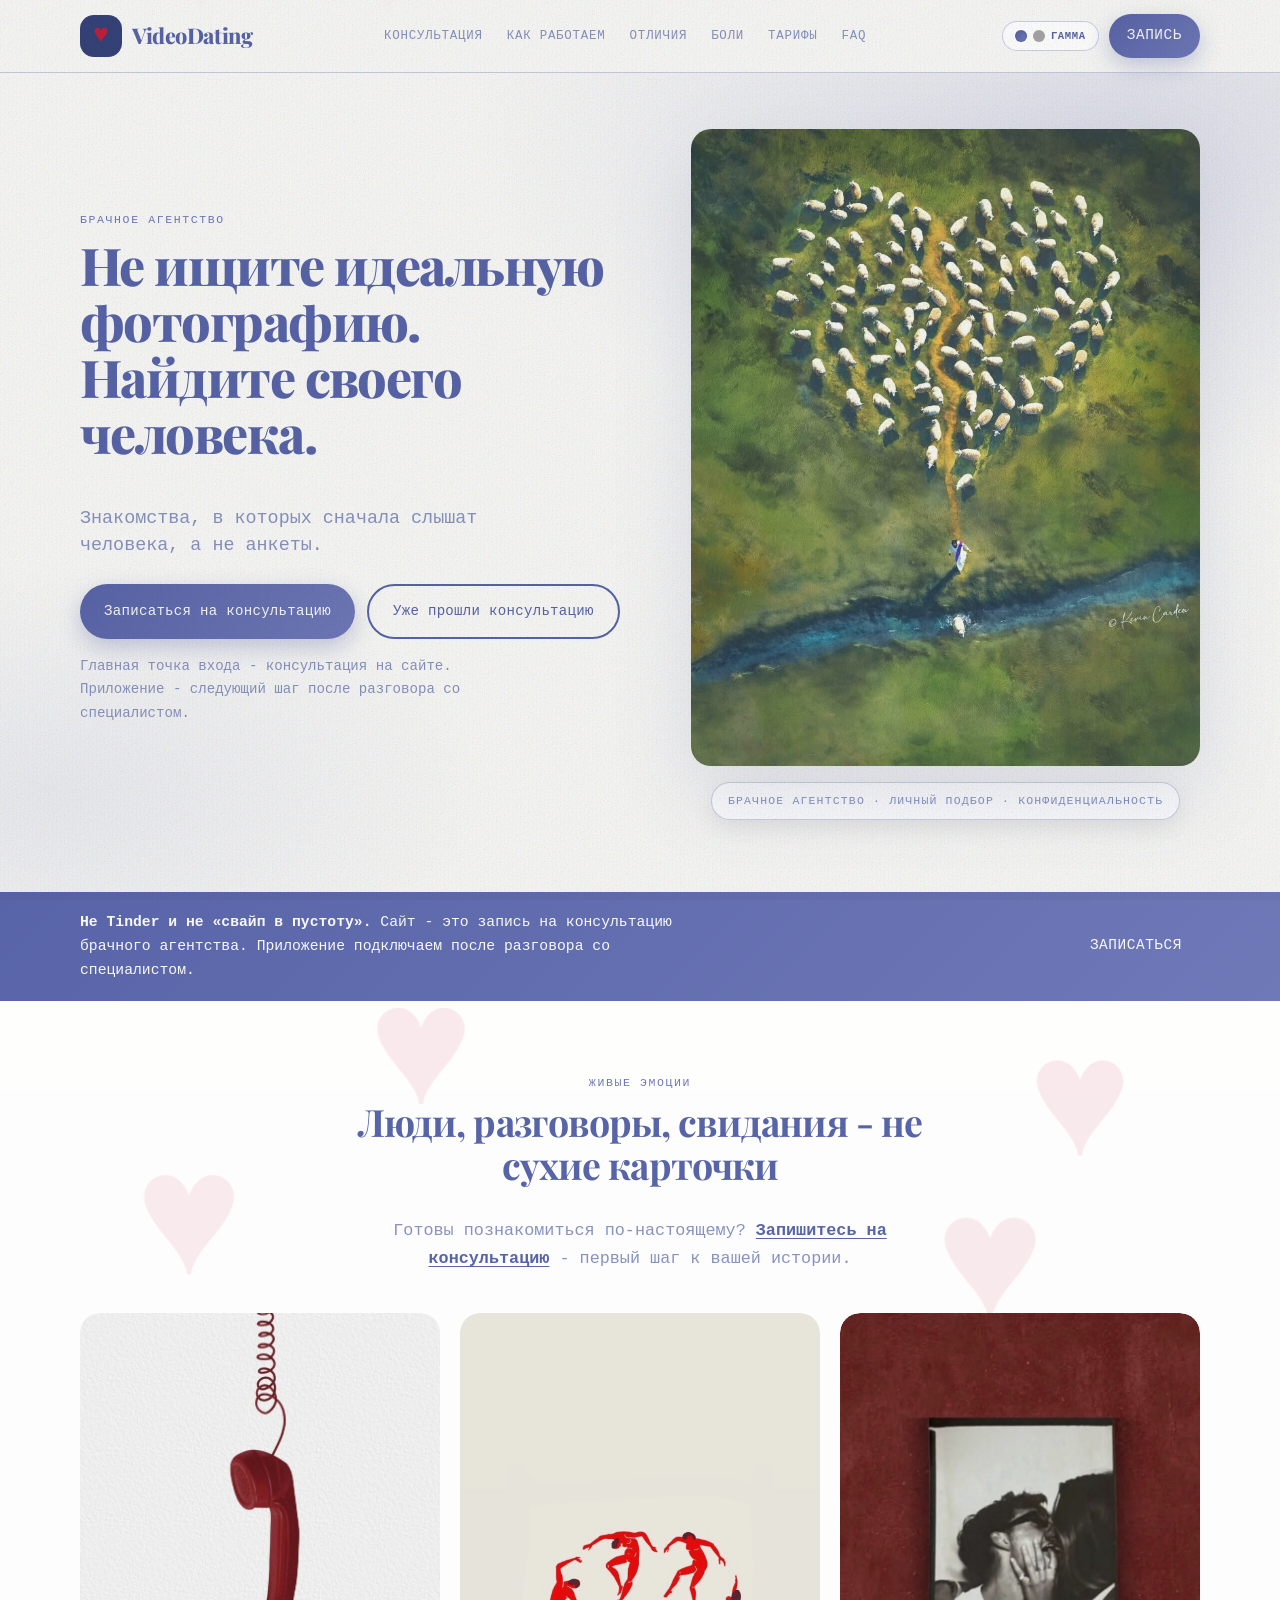
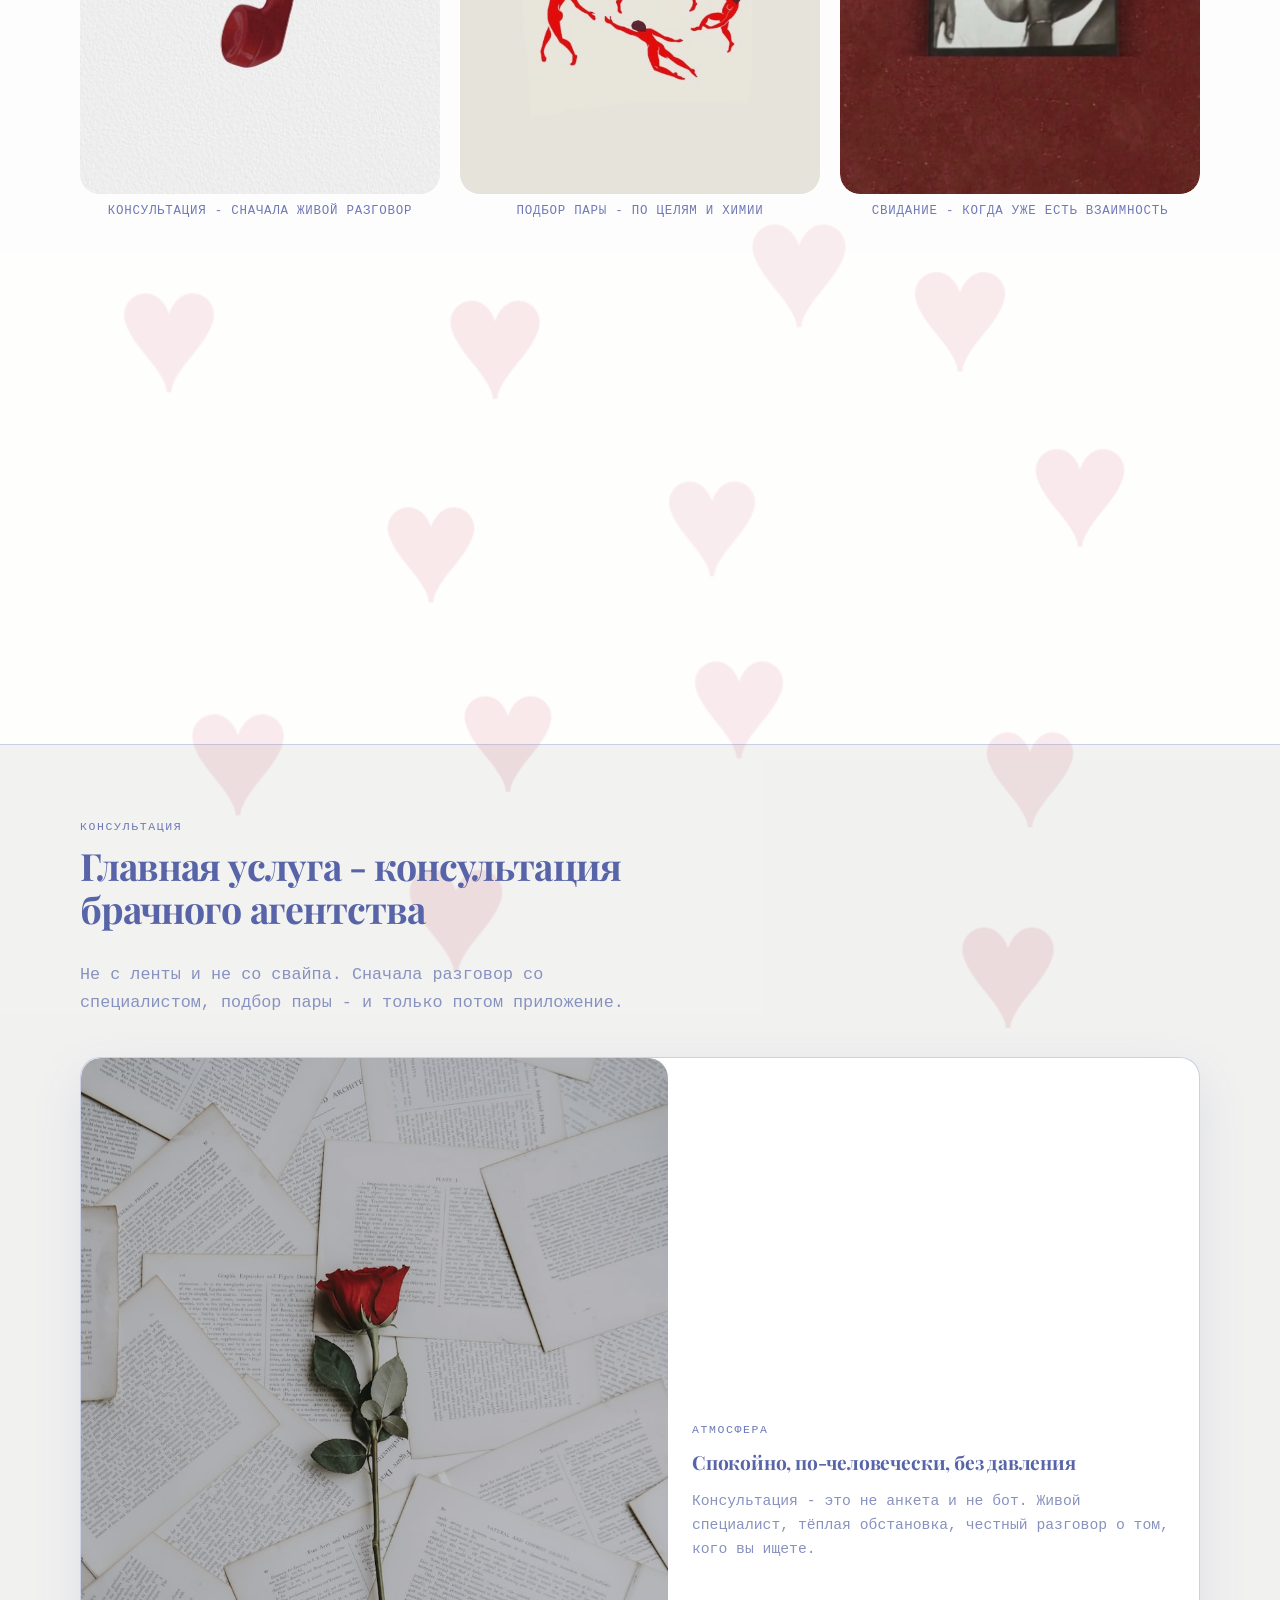
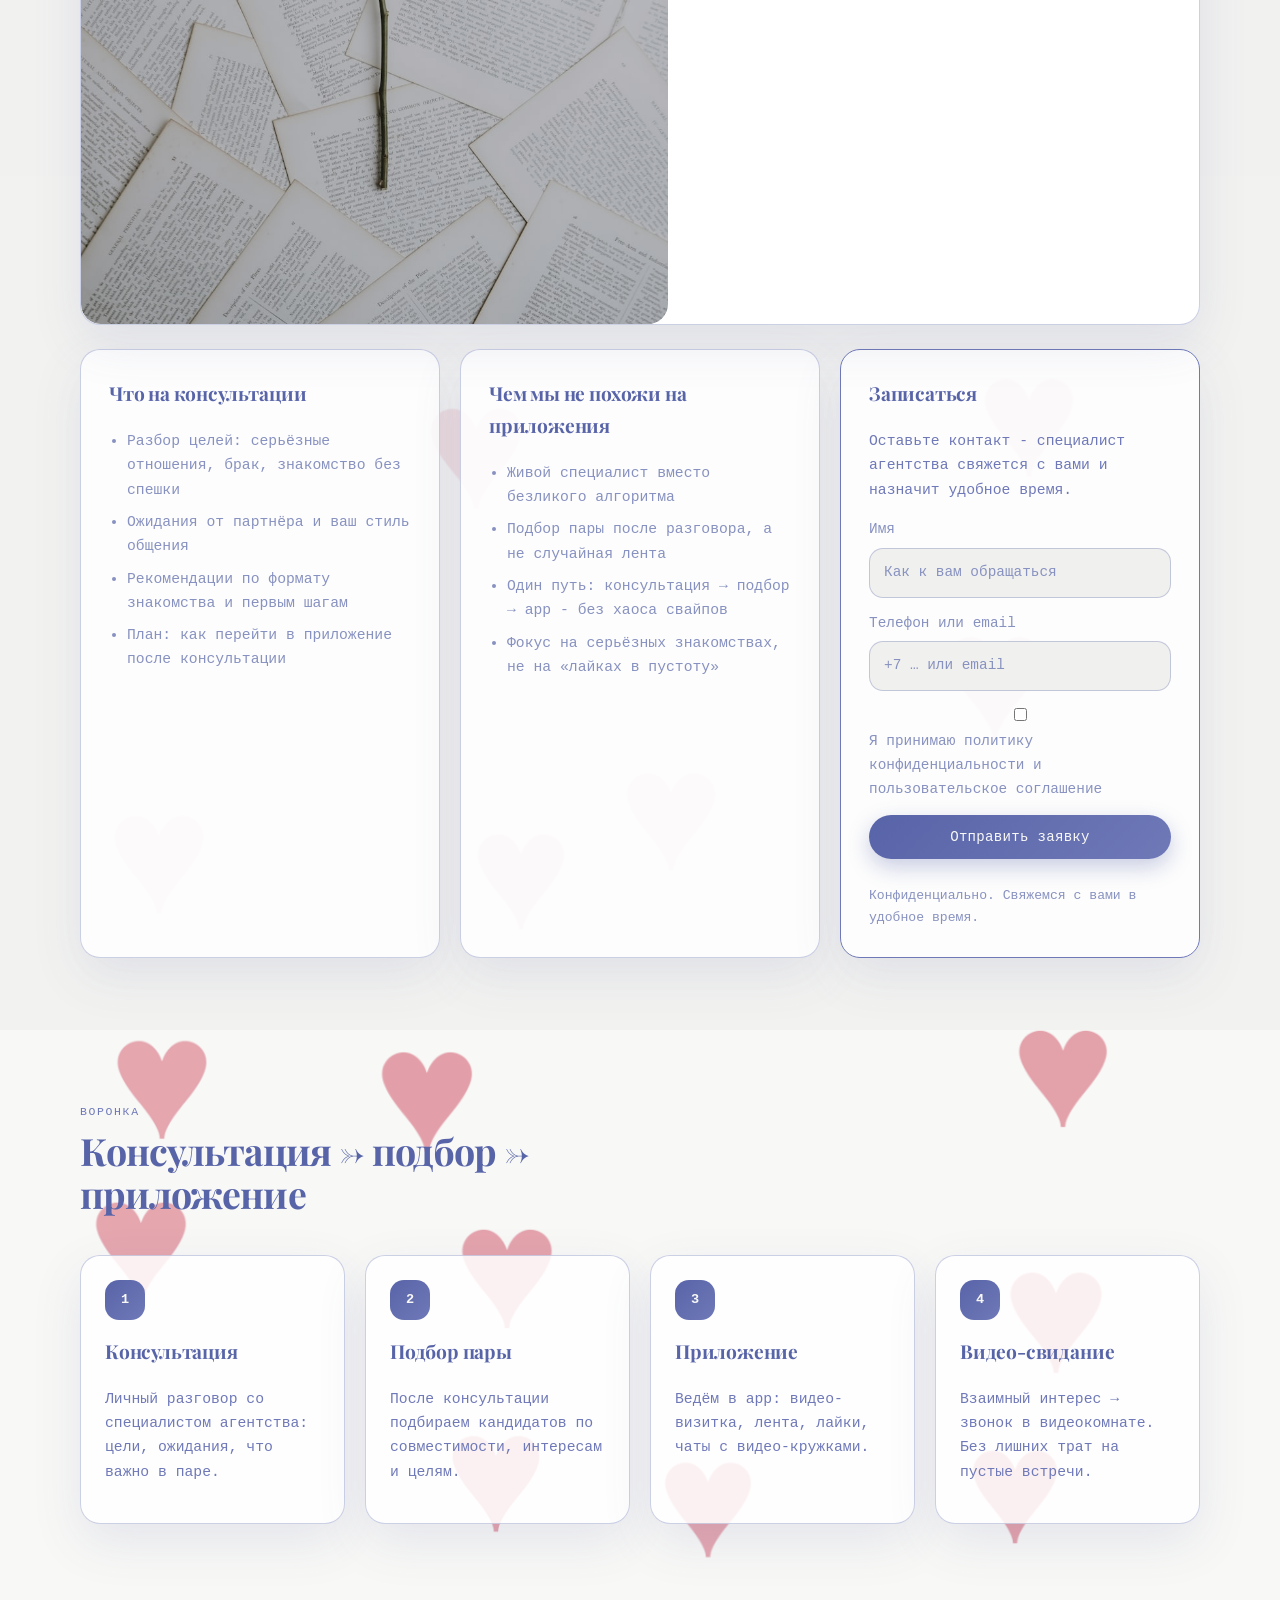
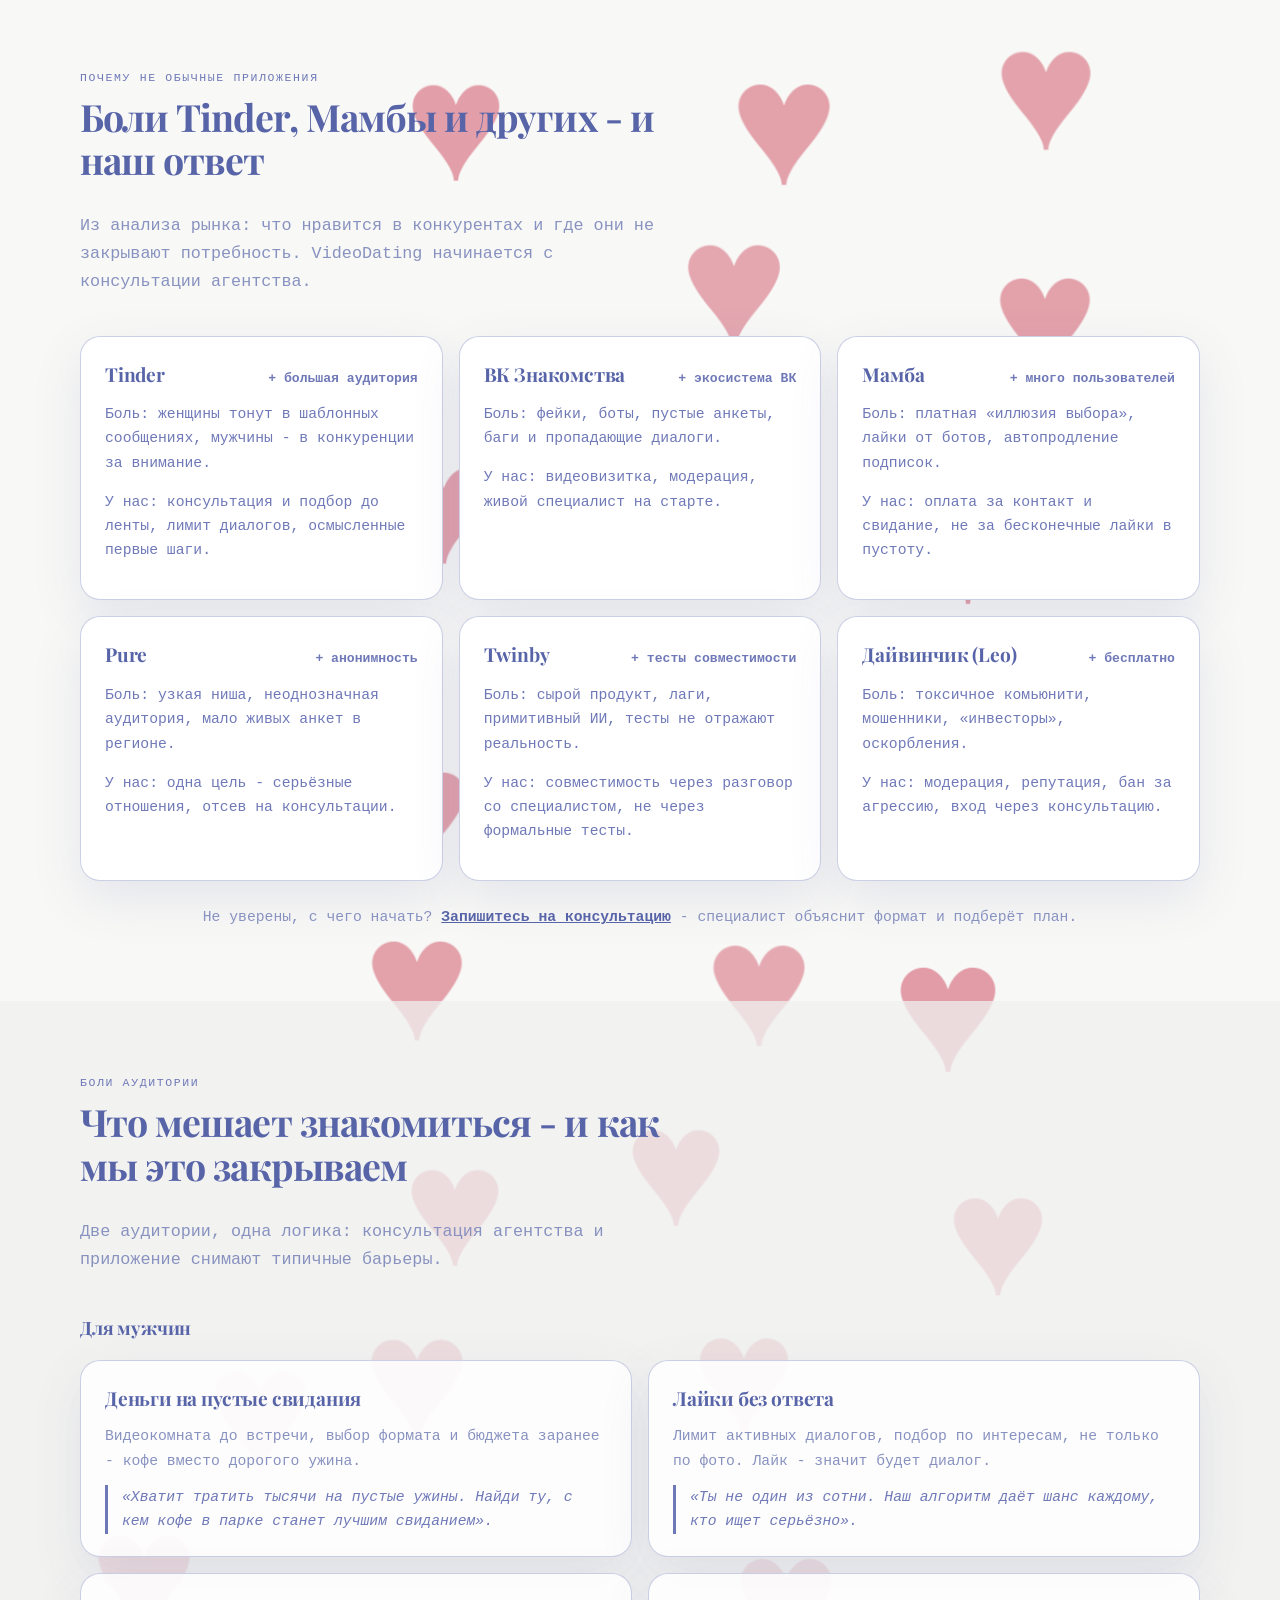
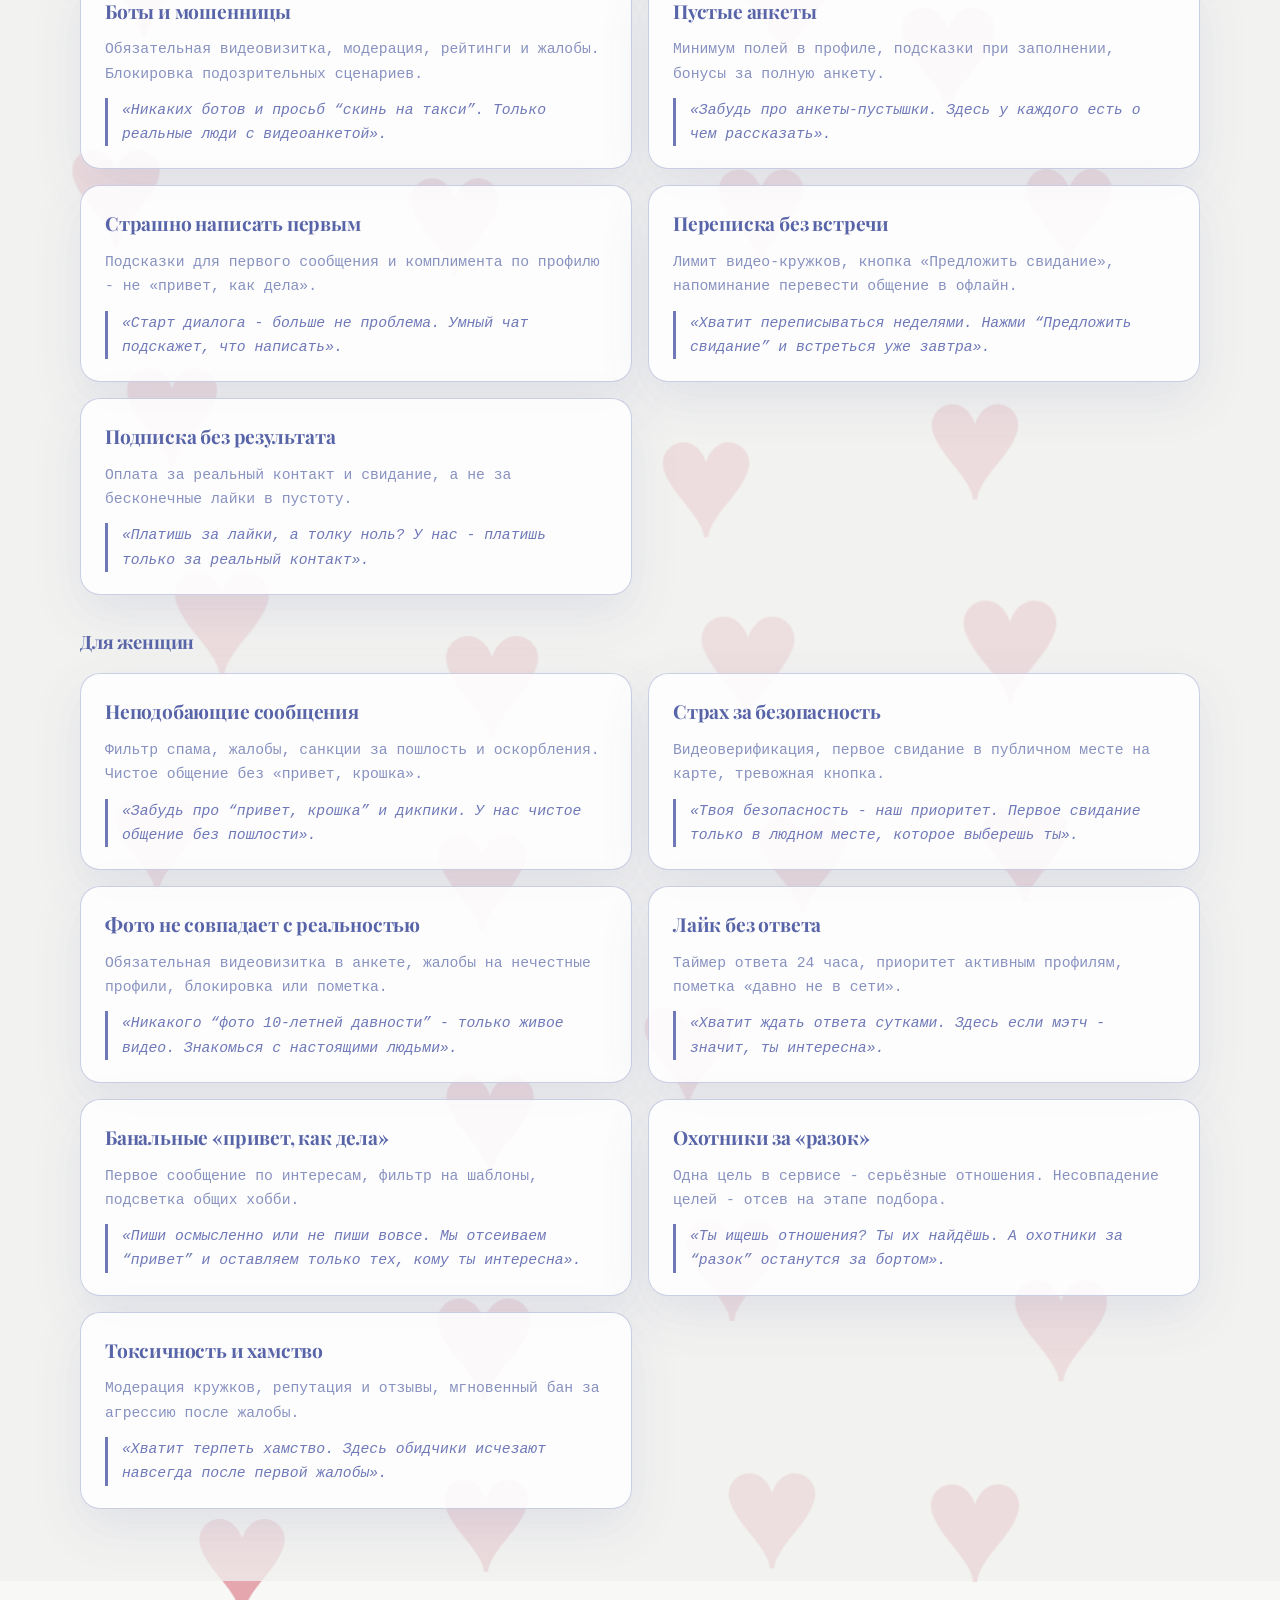
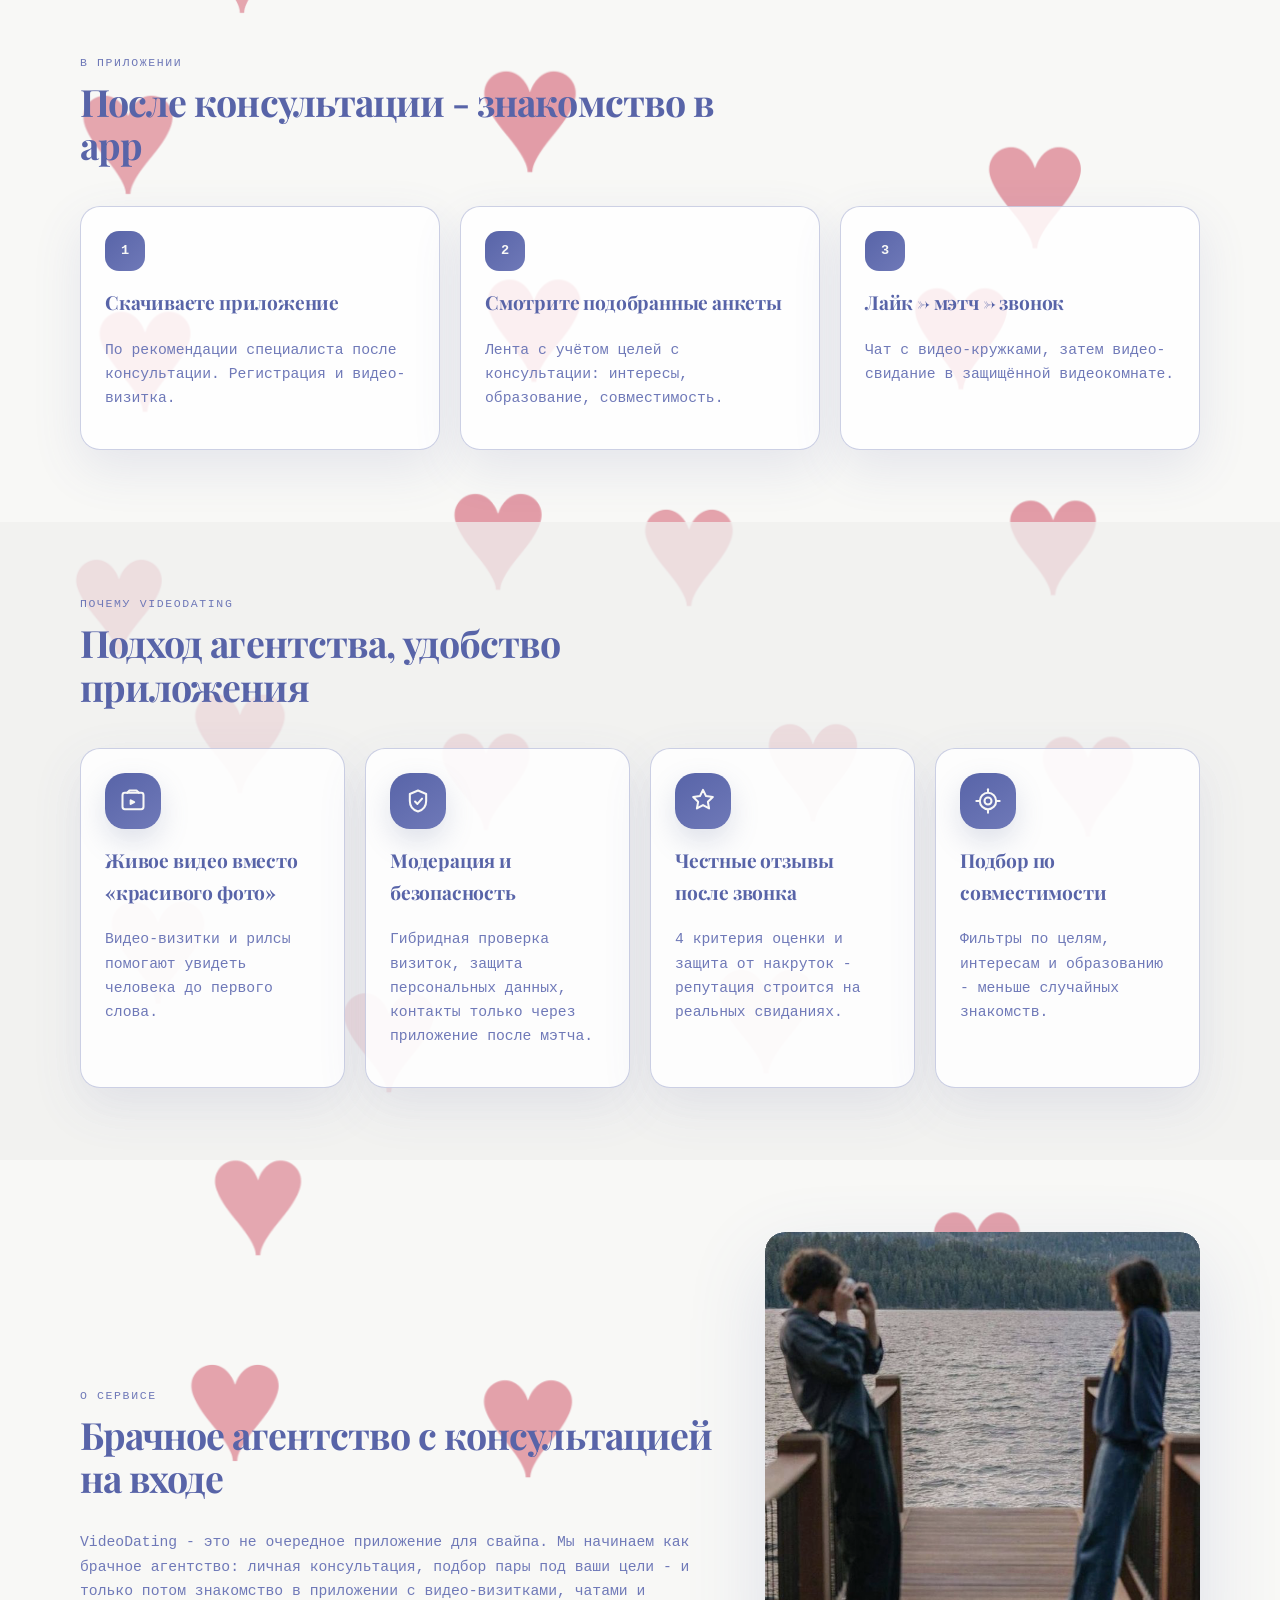
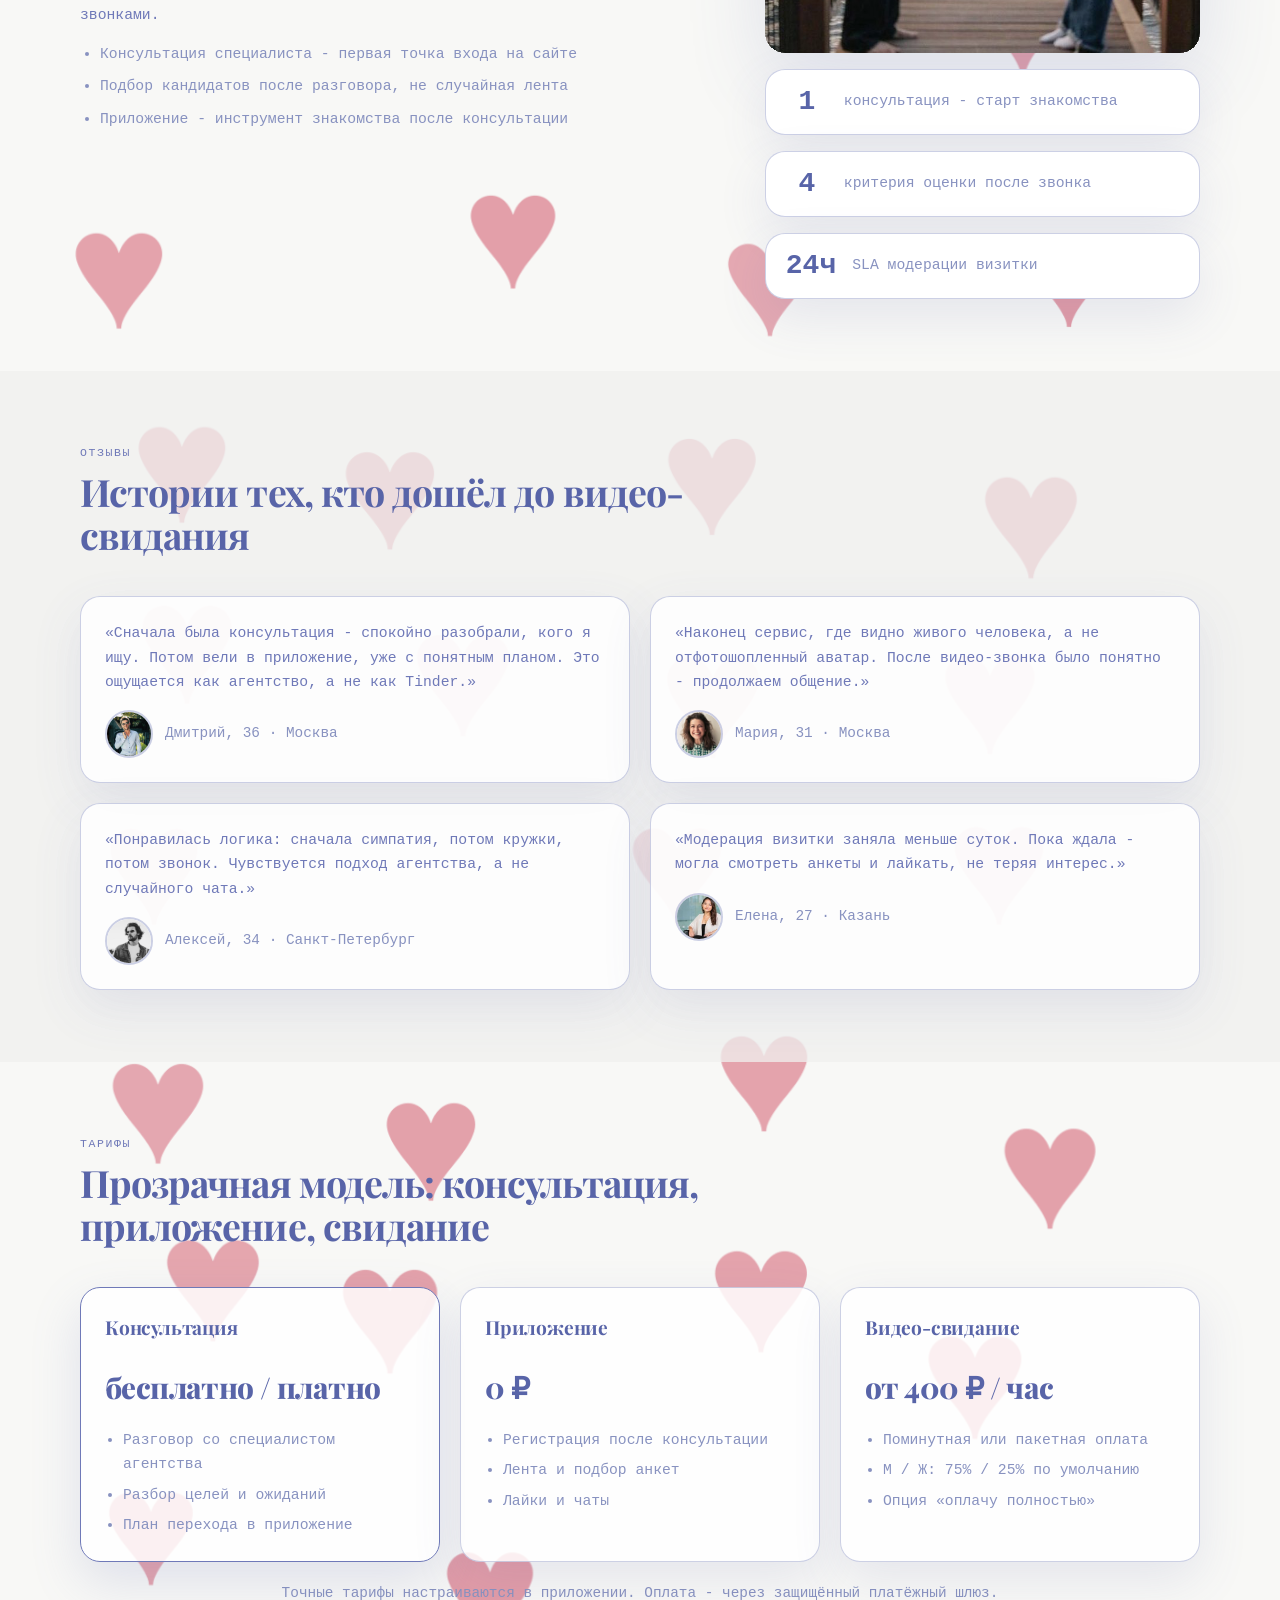
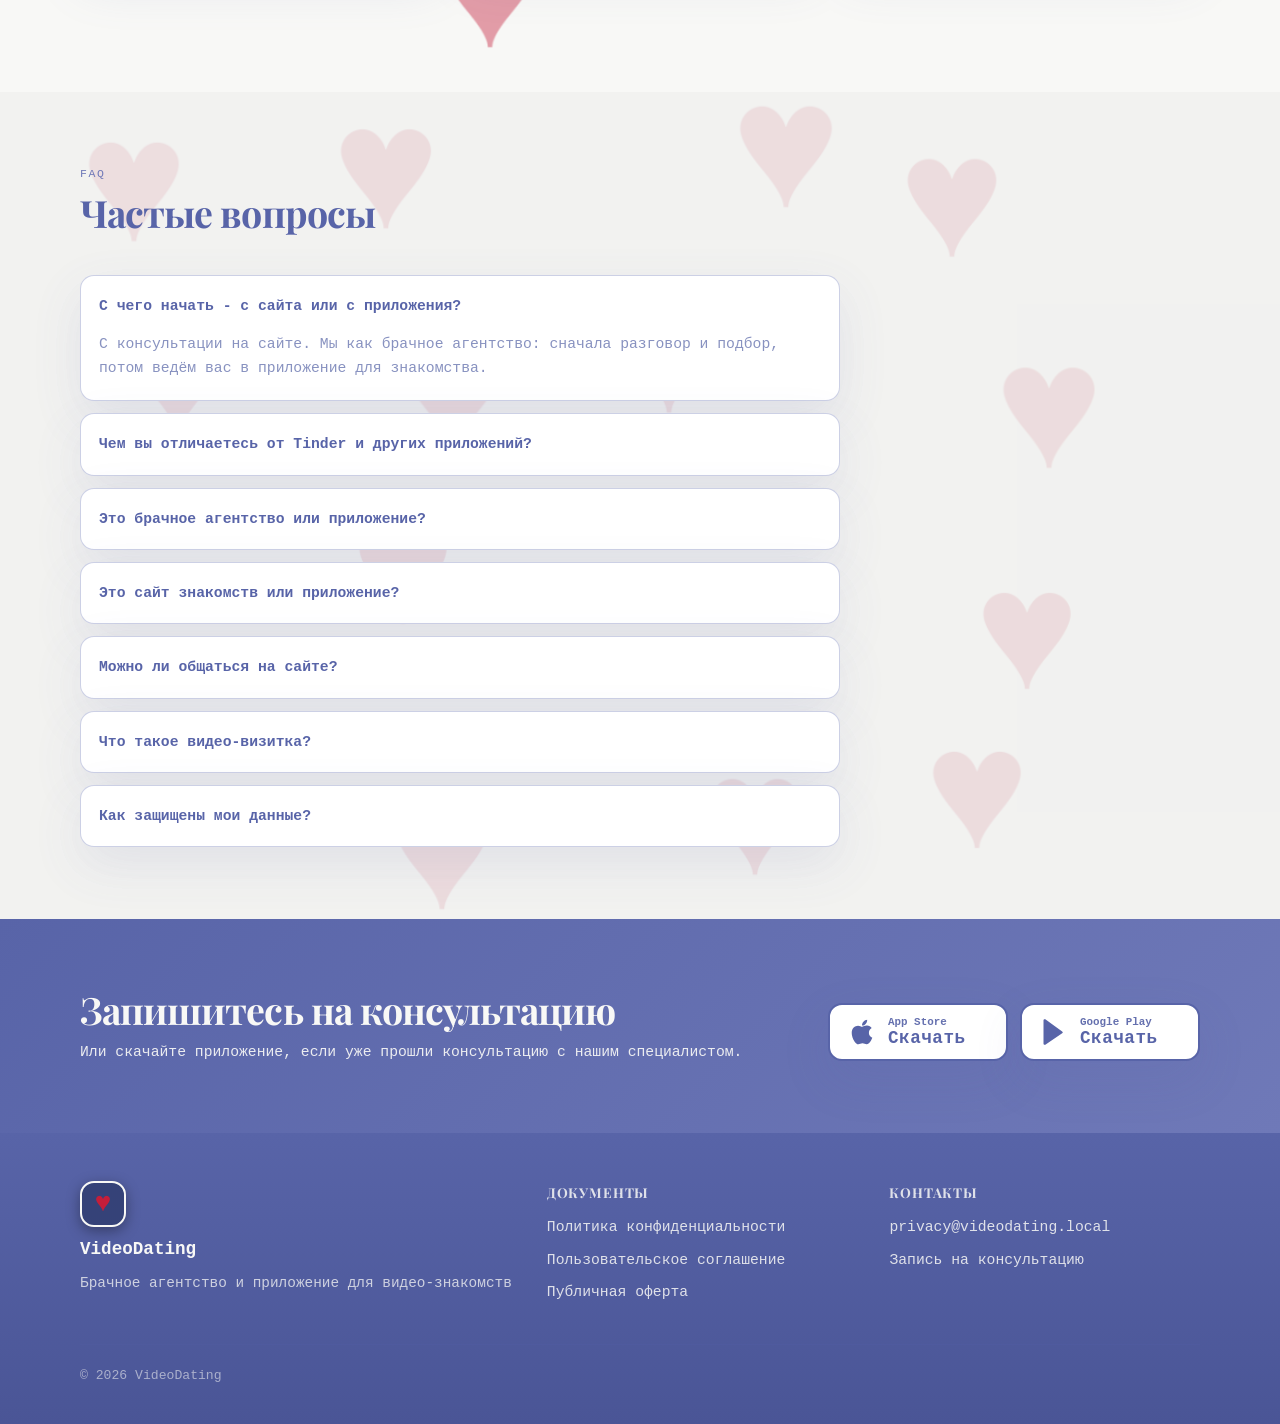
<file: web/landing.html>
<!DOCTYPE html>
<html lang="ru">
<head>
  <meta charset="UTF-8" />
  <meta name="viewport" content="width=device-width, initial-scale=1, viewport-fit=cover" />
  <meta name="description" content="VideoDating - брачное агентство. Консультация, подбор пары, знакомства в приложении." />
  <title>VideoDating - брачное агентство и консультации</title>
  <link rel="preconnect" href="https://fonts.googleapis.com" />
  <link rel="preconnect" href="https://fonts.gstatic.com" crossorigin />
  <link href="https://fonts.googleapis.com/css2?family=Cormorant+Garamond:ital,wght@0,600;0,700;1,600&family=Playfair+Display:ital,wght@0,600;0,700;0,800;1,600&display=swap" rel="stylesheet" />
  <link rel="stylesheet" href="/static/css/landing.css?v=20260716ae" />
  <script>
    try {
      if (localStorage.getItem("vd-landing-theme") === "black") {
        document.documentElement.classList.add("theme-black");
      }
    } catch (error) {
      /* ignore storage errors */
    }
  </script>
</head>
<body lang="ru">
  <div class="intro-curtain" id="intro-curtain" aria-hidden="true"></div>
  <div class="heart-scene" id="heart-scene" aria-hidden="true"></div>
  <header class="site-header" id="top">
    <div class="container header-inner">
      <a class="logo" href="#top">
        <span class="logo-mark" aria-hidden="true">♥</span>
        <span class="logo-text">VideoDating</span>
      </a>
      <nav class="nav-desktop" aria-label="Основная навигация">
        <a href="#consultation">Консультация</a>
        <a href="#path">Как работаем</a>
        <a href="#vs-apps">Отличия</a>
        <a href="#pains">Боли</a>
        <a href="#tariffs">Тарифы</a>
        <a href="#faq">FAQ</a>
      </nav>
      <div class="header-actions">
        <button
          type="button"
          class="theme-toggle"
          id="theme-toggle"
          aria-label="Переключить на чёрную гамму"
          aria-pressed="false"
          title="Синий / Чёрный"
        >
          <span class="theme-toggle__swatch theme-toggle__swatch--blue" aria-hidden="true"></span>
          <span class="theme-toggle__swatch theme-toggle__swatch--black" aria-hidden="true"></span>
          <span class="theme-toggle__text">Гамма</span>
        </button>
        <a class="btn btn-primary btn-sm header-cta" href="#consultation">Запись</a>
        <button type="button" class="menu-toggle" id="menu-toggle" aria-label="Открыть меню" aria-expanded="false">
          <span></span><span></span><span></span>
        </button>
      </div>
    </div>
    <nav class="nav-mobile container" id="nav-mobile" hidden aria-label="Мобильное меню">
      <a href="#consultation">Консультация</a>
      <a href="#path">Как работаем</a>
      <a href="#vs-apps">Отличия</a>
      <a href="#pains">Боли</a>
      <a href="#tariffs">Тарифы</a>
      <a href="#faq">FAQ</a>
      <a href="#download">Скачать приложение</a>
    </nav>
  </header>

  <main id="site-main">
    <section class="hero" id="top-hero">
      <div class="container hero-grid">
        <div class="hero-copy">
          <p class="eyebrow">Брачное агентство</p>
          <h1>Не ищите идеальную фотографию.<br>Найдите своего человека.</h1>
          <p class="hero-lead">
            Знакомства, в которых сначала слышат человека, а не анкеты.
          </p>
          <div class="hero-ctas">
            <a class="btn btn-primary btn-lg" href="#consultation">Записаться на консультацию</a>
            <a class="btn btn-outline btn-lg" href="#download">Уже прошли консультацию</a>
          </div>
          <p class="hero-note">Главная точка входа - консультация на сайте. Приложение - следующий шаг после разговора со специалистом.</p>
        </div>
        <div class="hero-visual">
          <img
            class="hero-photo hero-photo-single"
            src="/static/images/landing/hero-ttpp-v7.png"
            alt="Символ заботы и подбора - путь к паре"
            width="800"
            height="1200"
            loading="eager"
          />
          <div class="hero-badge">брачное агентство · личный подбор · конфиденциальность</div>
        </div>
      </div>
    </section>

    <section class="agency-strip reveal-on-scroll">
      <div class="container agency-strip-inner">
        <p><strong>Не Tinder и не «свайп в пустоту».</strong> Сайт - это запись на консультацию брачного агентства. Приложение подключаем после разговора со специалистом.</p>
        <a class="btn btn-dark-plaque btn-sm agency-strip__cta" href="#consultation">Записаться</a>
      </div>
    </section>

    <section class="section section-emotions">
      <div class="container">
        <div class="section-head section-head--center reveal-on-scroll">
          <p class="eyebrow">Живые эмоции</p>
          <h2>Люди, разговоры, свидания - не сухие карточки</h2>
          <p class="section-lead">Готовы познакомиться по-настоящему? <a href="#consultation">Запишитесь на консультацию</a> - первый шаг к вашей истории.</p>
        </div>
        <div class="emotion-gallery reveal-on-scroll">
          <figure class="emotion-card">
            <div class="emotion-card-media">
              <img src="/static/images/landing/emotion-consultation-ttpp-v8.png" alt="Консультация - личный разговор по телефону" width="1200" height="900" loading="lazy" />
            </div>
            <figcaption>Консультация - сначала живой разговор</figcaption>
          </figure>
          <figure class="emotion-card">
            <div class="emotion-card-media emotion-card-media--match">
              <img src="/static/images/landing/emotion-match-dance-ttpp-v1.png" alt="Подбор пары - танец и близость" width="1200" height="900" loading="lazy" />
            </div>
            <figcaption>Подбор пары - по целям и химии</figcaption>
          </figure>
          <figure class="emotion-card">
            <div class="emotion-card-media">
              <img src="/static/images/landing/emotion-date-ttpp-v7.png" alt="Свидание - близость и взаимность" width="1200" height="900" loading="lazy" />
            </div>
            <figcaption>Свидание - когда уже есть взаимность</figcaption>
          </figure>
        </div>
      </div>
    </section>

    <section class="section section-download" id="download">
      <div class="container">
        <div class="section-head section-head--center reveal-on-scroll">
          <p class="eyebrow">Приложение</p>
          <h2>Скачать - если уже прошли консультацию</h2>
          <p class="section-lead">Новым пользователям - сначала консультация. Ссылки на сторы - для тех, кого специалист уже ведёт в app.</p>
        </div>
        <div class="store-buttons store-buttons--compact store-buttons--centered reveal-on-scroll">
            <a class="store-btn" href="#" aria-label="Скачать в App Store">
              <span class="store-icon" aria-hidden="true">
                <svg viewBox="0 0 384 512" width="28" height="28" fill="currentColor" focusable="false">
                  <path d="M318.7 268.7c-.2-36.7 16.4-64.4 50-84.8-18.8-26.9-47.2-41.7-84.7-44.6-35.5-2.8-74.3 20.7-88.5 20.7-15 0-49.4-19.7-76.4-19.7C63.3 141.2 4 184.8 4 273.5q0 39.3 14.4 81.2c12.8 36.7 59 126.9 107.2 125.2 25.2-.6 43-17.9 75.8-17.9 31.8 0 48.3 17.9 76.4 17.9 48.6-.7 90.4-82.5 102.6-119.3-65.2-30.7-61.7-90-61.7-91.9zm-56.6-164.2c27.3-32.2 24.8-61.9 24-72.5-24.1 1.4-52 16.4-67.9 34.9-17.5 19.8-27.8 44.3-25.6 71.9 26.1 2 49.9-11.4 69.5-34.3z"/>
                </svg>
              </span>
              <span class="store-label">
                <small>Загрузите в</small>
                <strong>App Store</strong>
              </span>
            </a>
            <a class="store-btn" href="#" aria-label="Скачать в Google Play">
              <span class="store-icon" aria-hidden="true">
                <svg viewBox="0 0 24 24" width="28" height="28" fill="currentColor" aria-hidden="true" focusable="false">
                  <path d="M3 2v20a1 1 0 0 0 1.55.83L19 13.17a1 1 0 0 0 0-1.66L4.55 1.17A1 1 0 0 0 3 2z"/>
                </svg>
              </span>
              <span class="store-label">
                <small>Доступно в</small>
                <strong>Google Play</strong>
              </span>
            </a>
        </div>
      </div>
    </section>

    <section class="section section-alt" id="consultation">
      <div class="container">
        <div class="section-head">
          <p class="eyebrow">Консультация</p>
          <h2>Главная услуга - консультация брачного агентства</h2>
          <p class="section-lead">Не с ленты и не со свайпа. Сначала разговор со специалистом, подбор пары - и только потом приложение.</p>
        </div>
        <div class="consultation-banner reveal-on-scroll">
          <img
            class="consultation-banner-photo"
            src="/static/images/landing/about-warm.jpg"
            alt="Уютная консультация в брачном агентстве"
            width="900"
            height="600"
            loading="lazy"
          />
          <div class="consultation-banner-copy">
            <p class="eyebrow">Атмосфера</p>
            <h3>Спокойно, по-человечески, без давления</h3>
            <p>Консультация - это не анкета и не бот. Живой специалист, тёплая обстановка, честный разговор о том, кого вы ищете.</p>
          </div>
        </div>
        <div class="consultation-grid consultation-grid--three">
          <article class="consultation-card">
            <h3>Что на консультации</h3>
            <ul>
              <li>Разбор целей: серьёзные отношения, брак, знакомство без спешки</li>
              <li>Ожидания от партнёра и ваш стиль общения</li>
              <li>Рекомендации по формату знакомства и первым шагам</li>
              <li>План: как перейти в приложение после консультации</li>
            </ul>
          </article>
          <article class="consultation-card">
            <h3>Чем мы не похожи на приложения</h3>
            <ul>
              <li>Живой специалист вместо безликого алгоритма</li>
              <li>Подбор пары после разговора, а не случайная лента</li>
              <li>Один путь: консультация → подбор → app - без хаоса свайпов</li>
              <li>Фокус на серьёзных знакомствах, не на «лайках в пустоту»</li>
            </ul>
          </article>
          <article class="consultation-card consultation-card-accent">
            <h3>Записаться</h3>
            <p>Оставьте контакт - специалист агентства свяжется с вами и назначит удобное время.</p>
            <form class="consultation-form" action="#" method="post" id="consultation-form">
              <label>
                <span>Имя</span>
                <input type="text" name="name" placeholder="Как к вам обращаться" required />
              </label>
              <label>
                <span>Телефон или email</span>
                <input type="text" name="contact" placeholder="+7 … или email" required />
              </label>
              <label class="consent-check">
                <input type="checkbox" name="consent" value="1" required />
                <span>
                  Я принимаю
                  <a href="#privacy" id="link-privacy">политику конфиденциальности</a>
                  и
                  <a href="#terms" id="link-terms">пользовательское соглашение</a>
                </span>
              </label>
              <button type="submit" class="btn btn-primary btn-lg">Отправить заявку</button>
              <p class="form-note">Конфиденциально. Свяжемся с вами в удобное время.</p>
            </form>
          </article>
        </div>
      </div>
    </section>

    <section class="section" id="path">
      <div class="container">
        <div class="section-head reveal-on-scroll">
          <p class="eyebrow">Воронка</p>
          <h2>Консультация → подбор → приложение</h2>
        </div>
        <div class="steps steps--four">
          <article class="step-card">
            <div class="step-num">1</div>
            <h3>Консультация</h3>
            <p>Личный разговор со специалистом агентства: цели, ожидания, что важно в паре.</p>
          </article>
          <article class="step-card">
            <div class="step-num">2</div>
            <h3>Подбор пары</h3>
            <p>После консультации подбираем кандидатов по совместимости, интересам и целям.</p>
          </article>
          <article class="step-card">
            <div class="step-num">3</div>
            <h3>Приложение</h3>
            <p>Ведём в app: видео-визитка, лента, лайки, чаты с видео-кружками.</p>
          </article>
          <article class="step-card">
            <div class="step-num">4</div>
            <h3>Видео-свидание</h3>
            <p>Взаимный интерес → звонок в видеокомнате. Без лишних трат на пустые встречи.</p>
          </article>
        </div>
      </div>
    </section>

    <section class="section" id="vs-apps">
      <div class="container">
        <div class="section-head">
          <p class="eyebrow">Почему не обычные приложения</p>
          <h2>Боли Tinder, Мамбы и других - и наш ответ</h2>
          <p class="section-lead">Из анализа рынка: что нравится в конкурентах и где они не закрывают потребность. VideoDating начинается с консультации агентства.</p>
        </div>
        <div class="vs-apps">
          <article class="vs-app-card">
            <header class="vs-app-header">
              <h3>Tinder</h3>
              <span class="vs-app-plus">+ большая аудитория</span>
            </header>
            <p class="vs-kv vs-kv--pain" lang="ru">
              <span class="accent-caps">Боль:</span>
              <span class="vs-kv__text">женщины тонут в шаблонных сообщениях, мужчины - в конкуренции за внимание.</span>
            </p>
            <p class="vs-kv vs-kv--answer" lang="ru">
              <span class="accent-caps">У нас:</span>
              <span class="vs-kv__text">консультация и подбор до ленты, лимит диалогов, осмысленные первые шаги.</span>
            </p>
          </article>
          <article class="vs-app-card">
            <header class="vs-app-header">
              <h3>ВК Знакомства</h3>
              <span class="vs-app-plus">+ экосистема ВК</span>
            </header>
            <p class="vs-kv vs-kv--pain" lang="ru">
              <span class="accent-caps">Боль:</span>
              <span class="vs-kv__text">фейки, боты, пустые анкеты, баги и пропадающие диалоги.</span>
            </p>
            <p class="vs-kv vs-kv--answer" lang="ru">
              <span class="accent-caps">У нас:</span>
              <span class="vs-kv__text">видеовизитка, модерация, живой специалист на старте.</span>
            </p>
          </article>
          <article class="vs-app-card">
            <header class="vs-app-header">
              <h3>Мамба</h3>
              <span class="vs-app-plus">+ много пользователей</span>
            </header>
            <p class="vs-kv vs-kv--pain" lang="ru">
              <span class="accent-caps">Боль:</span>
              <span class="vs-kv__text">платная «иллюзия выбора», лайки от ботов, автопродление подписок.</span>
            </p>
            <p class="vs-kv vs-kv--answer" lang="ru">
              <span class="accent-caps">У нас:</span>
              <span class="vs-kv__text">оплата за контакт и свидание, не за бесконечные лайки в пустоту.</span>
            </p>
          </article>
          <article class="vs-app-card">
            <header class="vs-app-header">
              <h3>Pure</h3>
              <span class="vs-app-plus">+ анонимность</span>
            </header>
            <p class="vs-kv vs-kv--pain" lang="ru">
              <span class="accent-caps">Боль:</span>
              <span class="vs-kv__text">узкая ниша, неоднозначная аудитория, мало живых анкет в регионе.</span>
            </p>
            <p class="vs-kv vs-kv--answer" lang="ru">
              <span class="accent-caps">У нас:</span>
              <span class="vs-kv__text">одна цель - серьёзные отношения, отсев на консультации.</span>
            </p>
          </article>
          <article class="vs-app-card">
            <header class="vs-app-header">
              <h3>Twinby</h3>
              <span class="vs-app-plus">+ тесты совместимости</span>
            </header>
            <p class="vs-kv vs-kv--pain" lang="ru">
              <span class="accent-caps">Боль:</span>
              <span class="vs-kv__text">сырой продукт, лаги, примитивный ИИ, тесты не отражают реальность.</span>
            </p>
            <p class="vs-kv vs-kv--answer" lang="ru">
              <span class="accent-caps">У нас:</span>
              <span class="vs-kv__text">совместимость через разговор со специалистом, не через формальные тесты.</span>
            </p>
          </article>
          <article class="vs-app-card">
            <header class="vs-app-header">
              <h3>Дайвинчик (Leo)</h3>
              <span class="vs-app-plus">+ бесплатно</span>
            </header>
            <p class="vs-kv vs-kv--pain" lang="ru">
              <span class="accent-caps">Боль:</span>
              <span class="vs-kv__text">токсичное комьюнити, мошенники, «инвесторы», оскорбления.</span>
            </p>
            <p class="vs-kv vs-kv--answer" lang="ru">
              <span class="accent-caps">У нас:</span>
              <span class="vs-kv__text">модерация, репутация, бан за агрессию, вход через консультацию.</span>
            </p>
          </article>
        </div>
        <p class="vs-apps-cta" lang="ru">Не уверены, с чего начать? <a href="#consultation">Запишитесь на консультацию</a> - специалист объяснит формат и подберёт план.</p>
      </div>
    </section>

    <section class="section section-alt" id="pains">
      <div class="container">
        <div class="section-head">
          <p class="eyebrow">Боли аудитории</p>
          <h2>Что мешает знакомиться - и как мы это закрываем</h2>
          <p class="section-lead">Две аудитории, одна логика: консультация агентства и приложение снимают типичные барьеры.</p>
        </div>

        <h3 class="pains-group-title">Для мужчин</h3>
        <div class="pains">
          <article class="pain-card">
            <h3>Деньги на пустые свидания</h3>
            <p class="pain-solution">Видеокомната до встречи, выбор формата и бюджета заранее - кофе вместо дорогого ужина.</p>
            <p class="pain-quote">«Хватит тратить тысячи на пустые ужины. Найди ту, с кем кофе в парке станет лучшим свиданием».</p>
          </article>
          <article class="pain-card">
            <h3>Лайки без ответа</h3>
            <p class="pain-solution">Лимит активных диалогов, подбор по интересам, не только по фото. Лайк - значит будет диалог.</p>
            <p class="pain-quote">«Ты не один из сотни. Наш алгоритм даёт шанс каждому, кто ищет серьёзно».</p>
          </article>
          <article class="pain-card">
            <h3>Боты и мошенницы</h3>
            <p class="pain-solution">Обязательная видеовизитка, модерация, рейтинги и жалобы. Блокировка подозрительных сценариев.</p>
            <p class="pain-quote">«Никаких ботов и просьб “скинь на такси”. Только реальные люди с видеоанкетой».</p>
          </article>
          <article class="pain-card">
            <h3>Пустые анкеты</h3>
            <p class="pain-solution">Минимум полей в профиле, подсказки при заполнении, бонусы за полную анкету.</p>
            <p class="pain-quote">«Забудь про анкеты-пустышки. Здесь у каждого есть о чем рассказать».</p>
          </article>
          <article class="pain-card">
            <h3>Страшно написать первым</h3>
            <p class="pain-solution">Подсказки для первого сообщения и комплимента по профилю - не «привет, как дела».</p>
            <p class="pain-quote">«Старт диалога - больше не проблема. Умный чат подскажет, что написать».</p>
          </article>
          <article class="pain-card">
            <h3>Переписка без встречи</h3>
            <p class="pain-solution">Лимит видео-кружков, кнопка «Предложить свидание», напоминание перевести общение в офлайн.</p>
            <p class="pain-quote">«Хватит переписываться неделями. Нажми “Предложить свидание” и встреться уже завтра».</p>
          </article>
          <article class="pain-card">
            <h3>Подписка без результата</h3>
            <p class="pain-solution">Оплата за реальный контакт и свидание, а не за бесконечные лайки в пустоту.</p>
            <p class="pain-quote">«Платишь за лайки, а толку ноль? У нас - платишь только за реальный контакт».</p>
          </article>
        </div>

        <h3 class="pains-group-title">Для женщин</h3>
        <div class="pains">
          <article class="pain-card">
            <h3>Неподобающие сообщения</h3>
            <p class="pain-solution">Фильтр спама, жалобы, санкции за пошлость и оскорбления. Чистое общение без «привет, крошка».</p>
            <p class="pain-quote">«Забудь про “привет, крошка” и дикпики. У нас чистое общение без пошлости».</p>
          </article>
          <article class="pain-card">
            <h3>Страх за безопасность</h3>
            <p class="pain-solution">Видеоверификация, первое свидание в публичном месте на карте, тревожная кнопка.</p>
            <p class="pain-quote">«Твоя безопасность - наш приоритет. Первое свидание только в людном месте, которое выберешь ты».</p>
          </article>
          <article class="pain-card">
            <h3>Фото не совпадает с реальностью</h3>
            <p class="pain-solution">Обязательная видеовизитка в анкете, жалобы на нечестные профили, блокировка или пометка.</p>
            <p class="pain-quote">«Никакого “фото 10-летней давности” - только живое видео. Знакомься с настоящими людьми».</p>
          </article>
          <article class="pain-card">
            <h3>Лайк без ответа</h3>
            <p class="pain-solution">Таймер ответа 24 часа, приоритет активным профилям, пометка «давно не в сети».</p>
            <p class="pain-quote">«Хватит ждать ответа сутками. Здесь если мэтч - значит, ты интересна».</p>
          </article>
          <article class="pain-card">
            <h3>Банальные «привет, как дела»</h3>
            <p class="pain-solution">Первое сообщение по интересам, фильтр на шаблоны, подсветка общих хобби.</p>
            <p class="pain-quote">«Пиши осмысленно или не пиши вовсе. Мы отсеиваем “привет” и оставляем только тех, кому ты интересна».</p>
          </article>
          <article class="pain-card">
            <h3>Охотники за «разок»</h3>
            <p class="pain-solution">Одна цель в сервисе - серьёзные отношения. Несовпадение целей - отсев на этапе подбора.</p>
            <p class="pain-quote">«Ты ищешь отношения? Ты их найдёшь. А охотники за “разок” останутся за бортом».</p>
          </article>
          <article class="pain-card">
            <h3>Токсичность и хамство</h3>
            <p class="pain-solution">Модерация кружков, репутация и отзывы, мгновенный бан за агрессию после жалобы.</p>
            <p class="pain-quote">«Хватит терпеть хамство. Здесь обидчики исчезают навсегда после первой жалобы».</p>
          </article>
        </div>
      </div>
    </section>

    <section class="section" id="how">
      <div class="container">
        <div class="section-head">
          <p class="eyebrow">В приложении</p>
          <h2>После консультации - знакомство в app</h2>
        </div>
        <div class="steps">
          <article class="step-card">
            <div class="step-num">1</div>
            <h3>Скачиваете приложение</h3>
            <p>По рекомендации специалиста после консультации. Регистрация и видео-визитка.</p>
          </article>
          <article class="step-card">
            <div class="step-num">2</div>
            <h3>Смотрите подобранные анкеты</h3>
            <p>Лента с учётом целей с консультации: интересы, образование, совместимость.</p>
          </article>
          <article class="step-card">
            <div class="step-num">3</div>
            <h3>Лайк → мэтч → звонок</h3>
            <p>Чат с видео-кружками, затем видео-свидание в защищённой видеокомнате.</p>
          </article>
        </div>
      </div>
    </section>

    <section class="section section-alt" id="advantages">
      <div class="container">
        <div class="section-head">
          <p class="eyebrow">Почему VideoDating</p>
          <h2>Подход агентства, удобство приложения</h2>
        </div>
        <div class="features">
          <article class="feature-card">
            <div class="feature-icon" aria-hidden="true">
              <svg viewBox="0 0 24 24"><rect x="3" y="5" width="18" height="14" rx="2"/><path d="M7 5l2-2h6l2 2"/><path d="M10 11.5v3l3-1.5-3-1.5z"/></svg>
            </div>
            <h3>Живое видео вместо «красивого фото»</h3>
            <p>Видео-визитки и рилсы помогают увидеть человека до первого слова.</p>
          </article>
          <article class="feature-card">
            <div class="feature-icon" aria-hidden="true">
              <svg viewBox="0 0 24 24"><path d="M12 3l7 3v6c0 4.5-3 7.8-7 9-4-1.2-7-4.5-7-9V6l7-3z"/><path d="M9.5 12.5l2 2 4-4.5"/></svg>
            </div>
            <h3>Модерация и безопасность</h3>
            <p>Гибридная проверка визиток, защита персональных данных, контакты только через приложение после мэтча.</p>
          </article>
          <article class="feature-card">
            <div class="feature-icon" aria-hidden="true">
              <svg viewBox="0 0 24 24"><path d="M12 2.5l2.6 5.3 5.8.8-4.2 4.1 1 5.7L12 15.5l-5.2 2.9 1-5.7-4.2-4.1 5.8-.8L12 2.5z"/></svg>
            </div>
            <h3>Честные отзывы после звонка</h3>
            <p>4 критерия оценки и защита от накруток - репутация строится на реальных свиданиях.</p>
          </article>
          <article class="feature-card">
            <div class="feature-icon" aria-hidden="true">
              <svg viewBox="0 0 24 24"><circle cx="12" cy="12" r="7"/><circle cx="12" cy="12" r="3"/><path d="M12 2v2"/><path d="M12 20v2"/><path d="M2 12h2"/><path d="M20 12h2"/></svg>
            </div>
            <h3>Подбор по совместимости</h3>
            <p>Фильтры по целям, интересам и образованию - меньше случайных знакомств.</p>
          </article>
        </div>
      </div>
    </section>

    <section class="section about-block">
      <div class="container about-grid">
        <div>
          <p class="eyebrow">О сервисе</p>
          <h2>Брачное агентство с консультацией на входе</h2>
          <p>
            VideoDating - это не очередное приложение для свайпа. Мы начинаем как брачное агентство:
            личная консультация, подбор пары под ваши цели - и только потом знакомство в приложении
            с видео-визитками, чатами и звонками.
          </p>
          <ul class="about-list">
            <li>Консультация специалиста - первая точка входа на сайте</li>
            <li>Подбор кандидатов после разговора, не случайная лента</li>
            <li>Приложение - инструмент знакомства после консультации</li>
          </ul>
        </div>
        <div class="about-visual">
          <div class="about-photo-wrap">
            <img
              class="about-photo"
              src="/static/images/landing/about-service-ttpp-v7.png"
              alt="О сервисе - связь и доверие"
              width="900"
              height="675"
              loading="lazy"
            />
          </div>
          <div class="stats-panel stats-panel--compact">
            <div class="stat"><strong>1</strong><span>консультация - старт знакомства</span></div>
            <div class="stat"><strong>4</strong><span>критерия оценки после звонка</span></div>
            <div class="stat"><strong>24ч</strong><span>SLA модерации визитки</span></div>
          </div>
        </div>
      </div>
    </section>

    <section class="section section-alt" id="reviews">
      <div class="container">
        <div class="section-head">
          <p class="eyebrow">Отзывы</p>
          <h2>Истории тех, кто дошёл до видео-свидания</h2>
        </div>
        <div class="reviews">
          <blockquote class="review-card">
            <p class="testimonial-text">«Сначала была консультация - спокойно разобрали, кого я ищу. Потом вели в приложение, уже с понятным планом. Это ощущается как агентство, а не как Tinder.»</p>
            <footer class="review-footer">
              <img class="review-avatar" src="/static/images/landing/avatar-dmitry-v7.jpg" alt="" width="48" height="48" loading="lazy" />
              <span class="review-meta">Дмитрий, 36 · Москва</span>
            </footer>
          </blockquote>
          <blockquote class="review-card">
            <p class="testimonial-text">«Наконец сервис, где видно живого человека, а не отфотошопленный аватар. После видео-звонка было понятно - продолжаем общение.»</p>
            <footer class="review-footer">
              <img class="review-avatar" src="/static/images/landing/avatar-maria-v6.jpg" alt="" width="48" height="48" loading="lazy" />
              <span class="review-meta">Мария, 31 · Москва</span>
            </footer>
          </blockquote>
          <blockquote class="review-card">
            <p class="testimonial-text">«Понравилась логика: сначала симпатия, потом кружки, потом звонок. Чувствуется подход агентства, а не случайного чата.»</p>
            <footer class="review-footer">
              <img class="review-avatar" src="/static/images/landing/avatar-alexey-v7.jpg" alt="" width="48" height="48" loading="lazy" />
              <span class="review-meta">Алексей, 34 · Санкт-Петербург</span>
            </footer>
          </blockquote>
          <blockquote class="review-card">
            <p class="testimonial-text">«Модерация визитки заняла меньше суток. Пока ждала - могла смотреть анкеты и лайкать, не теряя интерес.»</p>
            <footer class="review-footer">
              <img class="review-avatar" src="/static/images/landing/avatar-elena-v6.jpg" alt="" width="48" height="48" loading="lazy" />
              <span class="review-meta">Елена, 27 · Казань</span>
            </footer>
          </blockquote>
        </div>
      </div>
    </section>

    <section class="section" id="tariffs">
      <div class="container">
        <div class="section-head">
          <p class="eyebrow">Тарифы</p>
          <h2>Прозрачная модель: консультация, приложение, свидание</h2>
        </div>
        <div class="pricing">
          <article class="price-card price-card-featured">
            <h3>Консультация</h3>
            <p class="price">бесплатно / платно</p>
            <ul>
              <li>Разговор со специалистом агентства</li>
              <li>Разбор целей и ожиданий</li>
              <li>План перехода в приложение</li>
            </ul>
          </article>
          <article class="price-card">
            <h3>Приложение</h3>
            <p class="price">0 ₽</p>
            <ul>
              <li>Регистрация после консультации</li>
              <li>Лента и подбор анкет</li>
              <li>Лайки и чаты</li>
            </ul>
          </article>
          <article class="price-card">
            <h3>Видео-свидание</h3>
            <p class="price">от 400 ₽ / час</p>
            <ul>
              <li>Поминутная или пакетная оплата</li>
              <li>М / Ж: 75% / 25% по умолчанию</li>
              <li>Опция «оплачу полностью»</li>
            </ul>
          </article>
        </div>
        <p class="pricing-note">Точные тарифы настраиваются в приложении. Оплата - через защищённый платёжный шлюз.</p>
      </div>
    </section>

    <section class="section section-alt" id="faq">
      <div class="container">
        <div class="section-head">
          <p class="eyebrow">FAQ</p>
          <h2>Частые вопросы</h2>
        </div>
        <div class="faq-list">
          <details class="faq-item" open>
            <summary>С чего начать - с сайта или с приложения?</summary>
            <p>С консультации на сайте. Мы как брачное агентство: сначала разговор и подбор, потом ведём вас в приложение для знакомства.</p>
          </details>
          <details class="faq-item">
            <summary>Чем вы отличаетесь от Tinder и других приложений?</summary>
            <p>Обычные приложения начинаются со свайпа. Мы - с консультации брачного агентства: специалист разбирает цели, подбирает кандидатов и только потом ведёт в приложение. См. блок <a href="#vs-apps">«Отличия»</a>.</p>
          </details>
          <details class="faq-item">
            <summary>Это брачное агентство или приложение?</summary>
            <p>И то, и другое: агентство на входе (консультация и подбор), приложение - для знакомства после консультации.</p>
          </details>
          <details class="faq-item">
            <summary>Это сайт знакомств или приложение?</summary>
            <p>Сайт - запись на консультацию и информация об агентстве. Знакомства, чаты и звонки - в мобильном приложении.</p>
          </details>
          <details class="faq-item">
            <summary>Можно ли общаться на сайте?</summary>
            <p>Нет. На сайте только информация и кнопки скачивания. Регистрация, лайки, чаты и видео-свидания - только в приложении.</p>
          </details>
          <details class="faq-item">
            <summary>Что такое видео-визитка?</summary>
            <p>Короткое видео до 60 секунд с подсказками-вопросами. После записи визитка проходит модерацию, затем профиль появляется в ленте.</p>
          </details>
          <details class="faq-item">
            <summary>Как защищены мои данные?</summary>
            <p>Персональные данные защищены: при регистрации вы даёте согласие, действует политика конфиденциальности. Платежи - через сертифицированный шлюз, номера карт на наших серверах не храним.</p>
          </details>
        </div>
      </div>
    </section>

    <section class="cta-band reveal-on-scroll">
      <div class="container cta-band-inner">
        <div>
          <h2>Запишитесь на консультацию</h2>
          <p>Или скачайте приложение, если уже прошли консультацию с нашим специалистом.</p>
        </div>
        <div class="cta-band-actions">
          <div class="store-buttons store-buttons--light">
            <a class="store-btn store-btn--light" href="#" aria-label="Скачать в App Store">
              <span class="store-icon" aria-hidden="true">
                <svg viewBox="0 0 384 512" width="28" height="28" fill="currentColor" focusable="false">
                  <path d="M318.7 268.7c-.2-36.7 16.4-64.4 50-84.8-18.8-26.9-47.2-41.7-84.7-44.6-35.5-2.8-74.3 20.7-88.5 20.7-15 0-49.4-19.7-76.4-19.7C63.3 141.2 4 184.8 4 273.5q0 39.3 14.4 81.2c12.8 36.7 59 126.9 107.2 125.2 25.2-.6 43-17.9 75.8-17.9 31.8 0 48.3 17.9 76.4 17.9 48.6-.7 90.4-82.5 102.6-119.3-65.2-30.7-61.7-90-61.7-91.9zm-56.6-164.2c27.3-32.2 24.8-61.9 24-72.5-24.1 1.4-52 16.4-67.9 34.9-17.5 19.8-27.8 44.3-25.6 71.9 26.1 2 49.9-11.4 69.5-34.3z"/>
                </svg>
              </span>
              <span class="store-label"><small>App Store</small><strong>Скачать</strong></span>
            </a>
            <a class="store-btn store-btn--light" href="#" aria-label="Скачать в Google Play">
              <span class="store-icon" aria-hidden="true">
                <svg viewBox="0 0 24 24" width="28" height="28" fill="currentColor" aria-hidden="true" focusable="false">
                  <path d="M3 2v20a1 1 0 0 0 1.55.83L19 13.17a1 1 0 0 0 0-1.66L4.55 1.17A1 1 0 0 0 3 2z"/>
                </svg>
              </span>
              <span class="store-label"><small>Google Play</small><strong>Скачать</strong></span>
            </a>
          </div>
        </div>
      </div>
    </section>
  </main>

  <footer class="site-footer" id="site-footer">
    <div class="container footer-grid">
      <div class="footer-brand">
        <span class="logo-mark" aria-hidden="true">♥</span>
        <strong>VideoDating</strong>
        <p>Брачное агентство и приложение для видео-знакомств</p>
      </div>
      <div class="footer-links">
        <h4>Документы</h4>
        <a href="#privacy" id="footer-privacy">Политика конфиденциальности</a>
        <a href="#terms" id="footer-terms">Пользовательское соглашение</a>
        <a href="#offer">Публичная оферта</a>
      </div>
      <div class="footer-links">
        <h4>Контакты</h4>
        <a class="footer-email" href="mailto:privacy@videodating.local">privacy@videodating.local</a>
        <a class="footer-cta" href="#consultation">Запись на консультацию</a>
      </div>
    </div>
    <div class="container footer-bottom">
      <p>© 2026 VideoDating</p>
    </div>
  </footer>

  <button type="button" class="back-to-spot" id="back-to-spot" hidden aria-label="Вернуться назад по странице">
    <span class="back-to-spot__icon" aria-hidden="true">
      <svg viewBox="0 0 16 16" width="14" height="14" focusable="false">
        <path d="M10.5 2.5 5 8l5.5 5.5" fill="none" stroke="currentColor" stroke-width="1.8" stroke-linecap="round" stroke-linejoin="round"/>
      </svg>
    </span>
    <span class="back-to-spot__text">Вернуться</span>
  </button>

  <script src="/static/js/landing.js"></script>
</body>
</html>
</file>
<file: static/css/landing.css>
:root {
  --bg: #f8f8f6;
  --bg-alt: #f0f0ee;
  --surface: #ffffff;
  --black: #000000;
  --black-soft: #1a1a1a;
  --heart: #c41e3a;
  --navy: #6f79b8;
  --navy-deep: #5864a8;
  --navy-muted: #8892c0;
  --navy-gradient-end: #4a5596;
  --navy-hover-tint: rgba(88, 100, 168, 0.08);
  --shadow-accent: rgba(88, 100, 168, 0.32);
  --shadow-accent-soft: rgba(88, 100, 168, 0.12);
  --rose: var(--navy);
  --rose-deep: var(--navy-deep);
  --green: var(--navy);
  --green-dark: var(--navy-deep);
  --text: var(--navy);
  --text-light: #f8f8f6;
  --text-secondary: var(--navy-muted);
  --heading: var(--navy-deep);
  --ink: var(--navy-deep);
  --primary: #000000;
  --primary-dark: #000000;
  --primary-deep: #1a1a1a;
  --pink: var(--navy);
  --pink-soft: #e0e5f2;
  --accent: var(--black);
  --accent-dark: var(--black);
  --accent-soft: var(--navy);
  --text-on-primary: var(--text-light);
  --text-on-dark: var(--text-light);
  --border: rgba(88, 100, 168, 0.3);
  --shadow: 0 18px 50px rgba(88, 100, 168, 0.12);
  --shadow-lg: 0 28px 80px rgba(88, 100, 168, 0.16);
  --glow-pink: rgba(111, 121, 184, 0.18);
  --glow-green: rgba(111, 121, 184, 0.1);
  --glow-dark: rgba(0, 0, 0, 0.2);
  --header-bg: rgba(248, 248, 246, 0.94);
  --header-mobile-bg: rgba(248, 248, 246, 0.98);
  --logo-mark-bg: #354278;
  --font-display: "Playfair Display", Georgia, "Times New Roman", serif;
  --font-mono: "IBM Plex Mono", "Courier New", monospace;
  --radius: 20px;
  --radius-sm: 14px;
  --radius-xs: 10px;
  --max: 1120px;
}

html.theme-black {
  --navy: #1a1a1a;
  --navy-deep: #000000;
  --navy-muted: #5a5a5a;
  --navy-gradient-end: #2b2b2b;
  --navy-hover-tint: rgba(0, 0, 0, 0.06);
  --shadow-accent: rgba(0, 0, 0, 0.22);
  --shadow-accent-soft: rgba(0, 0, 0, 0.1);
  --pink-soft: #ececec;
  --border: rgba(0, 0, 0, 0.14);
  --shadow: 0 18px 50px rgba(0, 0, 0, 0.08);
  --shadow-lg: 0 28px 80px rgba(0, 0, 0, 0.12);
  --glow-pink: rgba(0, 0, 0, 0.08);
  --glow-green: rgba(0, 0, 0, 0.05);
  --header-bg: rgba(248, 248, 246, 0.94);
  --header-mobile-bg: rgba(248, 248, 246, 0.98);
  --logo-mark-bg: var(--black);
}

*,
*::before,
*::after {
  box-sizing: border-box;
}

html {
  scroll-behavior: smooth;
}

body {
  margin: 0;
  font-family: var(--font-mono);
  font-size: 0.92rem;
  font-weight: 400;
  color: var(--text);
  background: var(--bg);
  line-height: 1.65;
  position: relative;
}

body::after {
  content: "";
  position: fixed;
  inset: 0;
  z-index: 10001;
  pointer-events: none;
  opacity: 0.42;
  mix-blend-mode: multiply;
  background-image:
    repeating-linear-gradient(
      0deg,
      rgba(255, 255, 255, 0.04) 0,
      rgba(255, 255, 255, 0.04) 1px,
      transparent 1px,
      transparent 3px
    ),
    repeating-linear-gradient(
      90deg,
      rgba(0, 0, 0, 0.018) 0,
      rgba(0, 0, 0, 0.018) 1px,
      transparent 1px,
      transparent 4px
    ),
    url("data:image/svg+xml,%3Csvg xmlns='http://www.w3.org/2000/svg' width='220' height='220'%3E%3Cfilter id='n'%3E%3CfeTurbulence type='fractalNoise' baseFrequency='0.78' numOctaves='4' stitchTiles='stitch'/%3E%3C/filter%3E%3Crect width='100%25' height='100%25' filter='url(%23n)' opacity='0.55'/%3E%3C/svg%3E");
  background-size: 100% 100%, 100% 100%, 220px 220px;
}

.intro-curtain {
  position: fixed;
  inset: 0;
  z-index: 10000;
  background:
    radial-gradient(ellipse 70% 55% at 50% 40%, var(--glow-pink), transparent 70%),
    var(--bg);
  pointer-events: none;
  transition: opacity 1s ease, visibility 1s ease;
}

.intro-curtain.is-done {
  opacity: 0;
  visibility: hidden;
}

.reveal-on-scroll {
  opacity: 0;
  transform: translateY(28px);
  transition:
    opacity 0.8s cubic-bezier(0.22, 1, 0.36, 1),
    transform 0.8s cubic-bezier(0.22, 1, 0.36, 1);
}

.reveal-on-scroll.is-visible {
  opacity: 1;
  transform: translateY(0);
}

a {
  color: inherit;
  text-decoration: none;
}

img,
svg {
  display: block;
}

img:not(.review-avatar) {
  border-radius: var(--radius);
}

#site-main video,
#site-main iframe {
  border-radius: var(--radius);
  overflow: hidden;
}

.container {
  width: min(100% - 32px, var(--max));
  margin-inline: auto;
}

.eyebrow {
  margin: 0 0 8px;
  font-family: var(--font-mono);
  font-size: 0.72rem;
  font-weight: 500;
  letter-spacing: 0.14em;
  text-transform: uppercase;
  color: var(--green);
}

h1,
h2,
h3,
h4,
p {
  margin-top: 0;
}

h1,
h2,
h3,
h4 {
  font-family: var(--font-display);
  font-weight: 700;
  color: var(--navy-deep);
}

strong {
  color: var(--navy-deep);
  font-weight: 600;
}

.agency-strip strong,
.cta-band strong,
.site-footer strong {
  color: var(--text-light);
}

h1 {
  font-size: clamp(2rem, 4.5vw, 3.25rem);
  line-height: 1.08;
  letter-spacing: -0.03em;
  font-weight: 800;
}

h2 {
  font-size: clamp(1.6rem, 3vw, 2.35rem);
  line-height: 1.15;
  letter-spacing: -0.025em;
}

h3 {
  font-size: 1.2rem;
  letter-spacing: -0.01em;
}

.btn {
  display: inline-flex;
  align-items: center;
  justify-content: center;
  border: none;
  border-radius: 999px;
  font-family: var(--font-mono);
  font-weight: 500;
  letter-spacing: 0.04em;
  text-transform: uppercase;
  cursor: pointer;
  transition: transform 0.15s ease, box-shadow 0.15s ease, background 0.15s ease;
}

.btn:hover {
  transform: translateY(-1px);
}

.btn-primary {
  background: linear-gradient(135deg, var(--navy-deep), var(--navy));
  color: var(--text-on-primary);
  box-shadow: 0 8px 22px var(--shadow-accent);
}

.btn-primary:hover {
  background: linear-gradient(135deg, var(--navy-gradient-end), var(--navy-deep));
}

.btn-sm {
  padding: 10px 18px;
  font-size: 0.9rem;
}

.btn-lg {
  padding: 14px 24px;
  font-size: 0.88rem;
  text-transform: none;
  letter-spacing: 0.02em;
}

.btn-outline {
  background: transparent;
  color: var(--navy-deep);
  border: 2px solid var(--navy-deep);
  box-shadow: none;
}

.btn-outline:hover {
  border-color: var(--navy);
  color: var(--navy);
  background: var(--navy-hover-tint);
}

.btn-light {
  background: var(--surface);
  color: var(--text);
  box-shadow: var(--shadow);
  border: 1px solid var(--border);
}

.hero-ctas {
  display: flex;
  flex-wrap: wrap;
  gap: 12px;
  margin: 24px 0 16px;
}

.store-buttons--compact {
  margin-top: 0;
}

.store-buttons--compact .store-btn {
  min-width: 160px;
  padding: 10px 14px;
}

.section-lead {
  margin: 0;
  color: var(--text-secondary);
  font-size: 1.05rem;
  max-width: 58ch;
}

.section-lead a {
  color: var(--rose-deep);
  font-weight: 600;
  text-decoration: underline;
  text-underline-offset: 3px;
}

.consultation-grid {
  display: grid;
  gap: 20px;
}

.consultation-card {
  background: rgba(255, 255, 255, 0.84);
  border: 1px solid var(--border);
  border-radius: var(--radius);
  padding: 28px;
  box-shadow: var(--shadow);
}

.consultation-card-accent {
  border-color: var(--rose);
}

.consultation-card ul {
  margin: 0;
  padding-left: 18px;
  color: var(--text-secondary);
}

.consultation-card li + li {
  margin-top: 8px;
}

.consultation-form {
  display: grid;
  gap: 14px;
  margin-top: 16px;
}

.consultation-form label {
  display: grid;
  gap: 6px;
  font-size: 0.9rem;
  color: var(--text-secondary);
}

.consultation-form input {
  padding: 12px 14px;
  border: 1px solid var(--border);
  border-radius: var(--radius-sm);
  font: inherit;
  background: var(--bg-alt);
  color: var(--text);
}

.consultation-form input::placeholder {
  color: var(--text-secondary);
}

.form-note {
  margin: 12px 0 0;
  font-size: 0.82rem;
  color: var(--text-secondary);
}

.pains-group-title {
  margin: 32px 0 16px;
  font-size: 1.15rem;
  color: var(--heading);
}

.pains-group-title:first-of-type {
  margin-top: 0;
}

.pains {
  display: grid;
  gap: 16px;
}

.pain-card {
  background: rgba(255, 255, 255, 0.84);
  border: 1px solid var(--border);
  border-radius: var(--radius);
  padding: 22px 24px;
  box-shadow: var(--shadow);
}

.pain-card h3 {
  margin-bottom: 10px;
}

.pain-solution {
  margin: 0 0 12px;
  color: var(--text-secondary);
}

.pain-quote {
  margin: 0;
  padding-left: 14px;
  border-left: 3px solid var(--rose);
  color: var(--text);
  font-style: italic;
}

.cta-band-actions {
  display: flex;
  flex-wrap: wrap;
  gap: 12px;
  align-items: center;
}

.steps--four {
  grid-template-columns: 1fr;
}

/* Header */
.site-header {
  position: sticky;
  top: 0;
  z-index: 200;
  background: var(--header-bg);
  backdrop-filter: blur(12px);
  border-bottom: 1px solid var(--border);
}

.header-inner {
  display: flex;
  align-items: center;
  gap: 16px;
  min-height: 72px;
}

.header-actions {
  display: flex;
  align-items: center;
  gap: 10px;
  margin-left: auto;
  flex-shrink: 0;
  position: relative;
  z-index: 2;
}

.logo {
  display: inline-flex;
  align-items: center;
  gap: 10px;
  flex-shrink: 0;
}

.logo-text {
  font-family: var(--font-display);
  font-weight: 800;
  font-size: 1.35rem;
  letter-spacing: -0.02em;
  line-height: 1;
  color: var(--navy-deep);
}

.logo-mark {
  display: grid;
  place-items: center;
  width: 42px;
  height: 42px;
  border-radius: var(--radius-sm);
  background: var(--logo-mark-bg);
  border: none;
  color: var(--heart);
  font-size: 1.62rem;
  line-height: 1;
  transition: background 0.2s ease;
}

.theme-toggle {
  display: inline-flex;
  align-items: center;
  gap: 6px;
  padding: 8px 12px;
  border-radius: 999px;
  border: 1.5px solid var(--border);
  background: var(--surface);
  color: var(--navy-deep);
  font-family: var(--font-mono);
  font-size: 0.66rem;
  font-weight: 600;
  letter-spacing: 0.06em;
  text-transform: uppercase;
  cursor: pointer;
  flex-shrink: 0;
  transition:
    border-color 0.2s ease,
    background 0.2s ease,
    color 0.2s ease,
    transform 0.15s ease;
}

.theme-toggle:hover {
  border-color: var(--navy-muted);
}

@media (min-width: 720px) {
  .theme-toggle:hover {
    transform: translateY(-1px);
  }
}

.theme-toggle__swatch {
  width: 12px;
  height: 12px;
  border-radius: 50%;
  border: 1px solid rgba(0, 0, 0, 0.12);
  transition: opacity 0.2s ease;
}

.theme-toggle__swatch--blue {
  background: linear-gradient(135deg, #5864a8, #6f79b8);
  opacity: 1;
}

.theme-toggle__swatch--black {
  background: #000000;
  border-color: rgba(0, 0, 0, 0.18);
  opacity: 0.35;
}

html.theme-black .theme-toggle__swatch--blue {
  opacity: 0.35;
}

html.theme-black .theme-toggle__swatch--black {
  opacity: 1;
}

.theme-toggle__text {
  line-height: 1;
}

@media (max-width: 719px) {
  .theme-toggle__text {
    display: none;
  }
}

.scroll-heart,
.heart-scene__heart {
  line-height: 1;
}

.heart-scene {
  position: absolute;
  top: 0;
  left: 0;
  width: 100%;
  height: var(--heart-sheet-height, 100%);
  z-index: 5;
  pointer-events: none;
  overflow: visible;
  transform: translate3d(0, var(--heart-lag-y, 0px), 0);
  will-change: transform;
}

.heart-scene__heart {
  position: absolute;
  left: var(--heart-x, 50%);
  top: var(--heart-y, 50%);
  color: var(--heart);
  font-size: min(25vw, 21vh);
  opacity: 0;
  visibility: hidden;
  transform: translate(-50%, calc(-50% + var(--heart-lift, 0px))) scale(var(--heart-scale, 1));
  transition:
    opacity 0.45s ease,
    visibility 0.45s ease,
    transform 0.22s ease-out;
  filter: blur(0.35px);
  will-change: transform;
}

.heart-scene.is-visible .heart-scene__heart {
  opacity: var(--heart-opacity, 0.4);
  visibility: visible;
}

.heart-scene.is-active .heart-scene__heart {
  opacity: calc(var(--heart-opacity, 0.4) + (var(--heart-boost, 1) - 1) * 0.06);
}

.heart-scene.is-scrolling .heart-scene__heart {
  filter: blur(0.2px);
}

@media (prefers-reduced-motion: no-preference) {
  .heart-scene.is-scrolling .heart-scene__heart {
    animation: heart-under-scroll 0.55s ease-out;
  }
}

@keyframes heart-under-scroll {
  0% {
    transform: translate(-50%, calc(-50% + var(--heart-lift, 0px))) scale(var(--heart-scale, 1));
  }

  45% {
    transform: translate(-50%, calc(-50% + var(--heart-lift, 0px) - 10px)) scale(calc(var(--heart-scale, 1) * 1.03));
  }

  100% {
    transform: translate(-50%, calc(-50% + var(--heart-lift, 0px))) scale(var(--heart-scale, 1));
  }
}

main,
.site-footer {
  position: relative;
  z-index: 10;
}

.nav-desktop {
  display: none;
  align-items: center;
  gap: 24px;
  margin-left: auto;
  font-family: var(--font-mono);
  font-size: 0.78rem;
  font-weight: 500;
  letter-spacing: 0.06em;
  text-transform: uppercase;
  color: var(--text-secondary);
  flex-shrink: 1;
  min-width: 0;
}

.nav-desktop a {
  white-space: nowrap;
}

.nav-desktop a:hover {
  color: var(--rose);
}

.header-cta {
  flex-shrink: 0;
}

.menu-toggle {
  display: inline-flex;
  flex-direction: column;
  align-items: center;
  justify-content: center;
  gap: 4px;
  width: 40px;
  height: 40px;
  padding: 0;
  border: 1.5px solid var(--border);
  border-radius: var(--radius-sm);
  background: var(--surface);
  cursor: pointer;
  flex-shrink: 0;
}

.menu-toggle span {
  display: block;
  width: 18px;
  height: 2px;
  flex-shrink: 0;
  background: var(--navy-deep);
  border-radius: 2px;
}

.nav-mobile {
  display: none;
  flex-direction: column;
  gap: 4px;
  width: 100%;
  padding: 0 0 16px;
  background: var(--header-mobile-bg);
  border-bottom: 1px solid var(--border);
  border-radius: 0 0 var(--radius) var(--radius);
}

.nav-mobile.is-open {
  display: flex;
}

.nav-mobile[hidden] {
  display: none !important;
}

.nav-mobile a {
  padding: 12px 8px;
  border-radius: var(--radius-sm);
  font-family: var(--font-mono);
  font-size: 0.82rem;
  font-weight: 500;
  letter-spacing: 0.05em;
  text-transform: uppercase;
  color: var(--text-secondary);
}

.nav-mobile a:hover {
  background: var(--bg-alt);
  color: var(--rose);
}

/* Hero */
@keyframes landing-rise {
  from {
    opacity: 0;
    transform: translateY(24px);
  }

  to {
    opacity: 1;
    transform: translateY(0);
  }
}

@keyframes landing-hero-visual {
  from {
    opacity: 0;
    transform: translateY(32px) scale(0.94);
    filter: blur(8px);
  }

  to {
    opacity: 1;
    transform: translateY(0) scale(1);
    filter: blur(0);
  }
}

.hero {
  padding: 56px 0 72px;
  background:
    radial-gradient(ellipse 75% 60% at 88% 8%, var(--glow-pink), transparent 68%),
    radial-gradient(ellipse 55% 45% at 4% 88%, var(--glow-green), transparent 62%),
    var(--bg);
}

.hero-copy {
  animation: landing-rise 1s cubic-bezier(0.22, 1, 0.36, 1) both;
}

.hero-visual {
  animation: landing-hero-visual 1.15s 0.18s cubic-bezier(0.22, 1, 0.36, 1) both;
}

.hero-ctas .btn:nth-child(1) {
  animation: landing-rise 0.9s 0.35s cubic-bezier(0.22, 1, 0.36, 1) both;
}

.hero-ctas .btn:nth-child(2) {
  animation: landing-rise 0.9s 0.45s cubic-bezier(0.22, 1, 0.36, 1) both;
}

@media (prefers-reduced-motion: reduce) {
  .intro-curtain {
    display: none;
  }

  .hero-copy,
  .hero-visual,
  .hero-ctas .btn,
  .emotion-card,
  .reveal-on-scroll {
    animation: none;
    opacity: 1;
    transform: none;
    filter: none;
    transition: none;
  }
}

.hero-grid {
  display: grid;
  grid-template-columns: 1fr;
  gap: 32px;
  align-items: start;
}

.hero-copy,
.hero-visual {
  min-width: 0;
  max-width: 100%;
}

.hero-lead {
  font-size: 1.15rem;
  line-height: 1.5;
  color: var(--text-secondary);
  max-width: 42ch;
}

[id] {
  scroll-margin-top: 84px;
}

.store-buttons {
  display: flex;
  flex-wrap: wrap;
  gap: 12px;
  margin: 28px 0 16px;
}

.store-btn {
  display: inline-flex;
  align-items: center;
  gap: 12px;
  padding: 12px 18px;
  min-width: 180px;
  border-radius: var(--radius-sm);
  background: linear-gradient(135deg, var(--navy-deep), var(--navy));
  color: var(--text-on-primary);
  box-shadow: var(--shadow);
  transition: transform 0.15s ease, box-shadow 0.15s ease;
}

.store-btn:hover {
  transform: translateY(-2px);
  box-shadow: var(--shadow-lg);
}

.store-icon {
  display: flex;
  align-items: center;
  justify-content: center;
  flex-shrink: 0;
  width: 28px;
  height: 28px;
}

.store-icon svg {
  display: block;
  width: 28px;
  height: 28px;
}

.store-label {
  display: flex;
  flex-direction: column;
  line-height: 1.2;
}

.store-label small {
  font-size: 0.68rem;
  opacity: 0.85;
  color: var(--text-on-primary);
}

.store-label strong {
  font-size: 1rem;
  font-weight: 700;
  color: var(--text-on-primary);
}

.store-buttons--light .store-btn--light .store-label {
  line-height: 1;
  gap: 0;
}

.store-buttons--light .store-btn--light .store-label small {
  color: var(--navy-deep);
  opacity: 0.92;
  font-weight: 600;
  line-height: 1.05;
}

.store-buttons--light .store-btn--light .store-label strong {
  font-size: 1.1rem;
  font-weight: 800;
  color: var(--navy-deep);
  letter-spacing: 0.03em;
  line-height: 1.05;
  opacity: 1;
}

.hero-note {
  font-size: 0.88rem;
  color: var(--text-secondary);
  max-width: 46ch;
}

.hero-visual {
  display: flex;
  flex-direction: column;
  align-items: stretch;
  gap: 16px;
  width: 100%;
}

.hero-photo-single {
  display: block;
  width: 100%;
  max-width: 440px;
  margin-inline: auto;
  height: auto;
  border-radius: var(--radius);
  box-shadow: var(--shadow-lg);
}

.hero-photo {
  display: block;
  width: 100%;
  border-radius: var(--radius);
  object-fit: cover;
  box-shadow: var(--shadow-lg);
}

.section-emotions {
  padding: 56px 0;
  background: rgba(255, 255, 255, 0.78);
}

.section-head--center {
  max-width: 720px;
  margin-inline: auto;
  text-align: center;
}

.section-head--center .section-lead {
  margin-inline: auto;
}

.emotion-gallery {
  display: grid;
  gap: 20px;
  align-items: stretch;
}

.emotion-card {
  margin: 0;
  position: relative;
  display: flex;
  flex-direction: column;
  height: 100%;
  overflow: hidden;
  border-radius: var(--radius);
  background: transparent;
  border: none;
  box-shadow: none;
  transition: transform 0.25s ease;
}

.emotion-gallery.is-visible .emotion-card:nth-child(1) {
  animation: landing-rise 0.75s 0.08s cubic-bezier(0.22, 1, 0.36, 1) both;
}

.emotion-gallery.is-visible .emotion-card:nth-child(2) {
  animation: landing-rise 0.75s 0.18s cubic-bezier(0.22, 1, 0.36, 1) both;
}

.emotion-gallery.is-visible .emotion-card:nth-child(3) {
  animation: landing-rise 0.75s 0.28s cubic-bezier(0.22, 1, 0.36, 1) both;
}

.emotion-card:hover {
  transform: translateY(-4px);
}

.emotion-card-media {
  aspect-ratio: 4 / 5.35;
  overflow: hidden;
  border-radius: var(--radius);
  background: var(--bg-alt);
}

.emotion-card img {
  display: block;
  width: 100%;
  height: 100%;
  object-fit: cover;
  object-position: center;
  border-radius: var(--radius);
}

.emotion-card-media--match img {
  object-position: center 40%;
  filter: blur(0.65px) saturate(0.9) contrast(0.97) brightness(0.9);
  -webkit-filter: blur(0.65px) saturate(0.9) contrast(0.97) brightness(0.9);
}

.hero-photo-single,
.emotion-card img,
.consultation-banner-photo,
.about-photo {
  filter: blur(0.65px) saturate(0.9) contrast(0.97);
  -webkit-filter: blur(0.65px) saturate(0.9) contrast(0.97);
}

.emotion-card figcaption {
  margin: 0;
  padding: 10px 0 0;
  flex-shrink: 0;
  font-family: var(--font-mono);
  font-size: 0.78rem;
  font-weight: 500;
  letter-spacing: 0.06em;
  text-transform: uppercase;
  color: var(--text);
  text-align: center;
  line-height: 1.2;
  background: transparent;
}

.consultation-banner {
  display: grid;
  gap: 0;
  margin-bottom: 24px;
  overflow: hidden;
  border-radius: var(--radius);
  border: 1px solid var(--border);
  box-shadow: var(--shadow);
  background: var(--surface);
}

.consultation-banner-photo {
  display: block;
  width: 100%;
  height: auto;
  border-radius: var(--radius);
}

.consultation-banner-copy {
  padding: 24px;
  display: flex;
  flex-direction: column;
  justify-content: center;
}

.consultation-banner-copy h3 {
  font-family: var(--font-display);
  font-weight: 700;
  margin-bottom: 10px;
}

.consultation-banner-copy p:last-child {
  margin: 0;
  color: var(--text-secondary);
}

.about-visual {
  display: grid;
  gap: 16px;
  align-content: start;
  min-width: 0;
}

.about-photo-wrap {
  overflow: hidden;
  border-radius: var(--radius);
  box-shadow: var(--shadow-lg);
  background: var(--bg-alt);
}

.about-photo {
  display: block;
  width: 100%;
  height: auto;
  border-radius: var(--radius);
  box-shadow: none;
}

.stats-panel--compact {
  grid-template-columns: 1fr;
}

.review-footer {
  display: flex;
  align-items: center;
  gap: 12px;
  margin-top: 16px;
  font-size: 0.9rem;
  color: var(--text-secondary);
  font-style: normal;
}

.review-avatar {
  width: 48px;
  height: 48px;
  border-radius: 50%;
  object-fit: cover;
  flex-shrink: 0;
  border: 2px solid var(--border);
}

.phone-mockup {
  width: min(280px, 100%);
  padding: 12px;
  border-radius: 36px;
  background: linear-gradient(160deg, #1a1a1a, #000000);
  box-shadow: var(--shadow-lg);
}

.phone-notch {
  width: 90px;
  height: 22px;
  margin: 0 auto 10px;
  border-radius: var(--radius-sm);
  background: var(--primary-dark);
}

.phone-screen {
  padding: 16px;
  border-radius: 26px;
  background: linear-gradient(180deg, var(--surface), var(--bg));
  min-height: 380px;
  display: flex;
  flex-direction: column;
  gap: 16px;
}

.mock-video {
  flex: 1;
  display: grid;
  place-items: center;
  gap: 8px;
  border-radius: var(--radius);
  background: linear-gradient(145deg, var(--navy-deep), var(--navy));
  color: var(--text-on-primary);
  font-weight: 600;
  min-height: 220px;
}

.mock-play {
  width: 56px;
  height: 56px;
  display: grid;
  place-items: center;
  border-radius: 50%;
  background: rgba(255, 255, 255, 0.25);
  font-size: 1.2rem;
}

.mock-actions {
  display: flex;
  justify-content: center;
  gap: 20px;
}

.mock-skip,
.mock-like {
  width: 52px;
  height: 52px;
  border: none;
  border-radius: 50%;
  font-size: 1.2rem;
  cursor: default;
}

.mock-skip {
  background: var(--surface);
  color: var(--text-secondary);
  box-shadow: var(--shadow);
}

.mock-like {
  background: linear-gradient(135deg, var(--navy-deep), var(--navy));
  color: var(--text-on-primary);
  box-shadow: 0 10px 24px var(--shadow-accent);
}

.mock-card {
  padding: 14px 16px;
  border-radius: var(--radius-sm);
  background: var(--surface);
  box-shadow: var(--shadow);
  display: flex;
  flex-direction: column;
  gap: 4px;
}

.mock-card span {
  font-size: 0.85rem;
  color: var(--text-secondary);
}

.hero-badge {
  padding: 10px 16px;
  border-radius: 999px;
  background: var(--surface);
  border: 1px solid var(--border);
  font-family: var(--font-mono);
  font-size: 0.72rem;
  font-weight: 500;
  letter-spacing: 0.1em;
  text-transform: uppercase;
  color: var(--text-secondary);
  text-align: center;
  box-shadow: 0 8px 24px rgba(0, 0, 0, 0.08);
  max-width: 100%;
  line-height: 1.4;
  align-self: center;
}

.consultation-mockup {
  width: 100%;
  max-width: 360px;
  padding: 22px;
  border-radius: var(--radius);
  background: var(--surface);
  border: 1px solid var(--border);
  box-shadow: var(--shadow-lg);
}

.consultation-mock-header {
  display: flex;
  justify-content: space-between;
  align-items: center;
  margin-bottom: 18px;
  font-size: 0.85rem;
  font-weight: 700;
  color: var(--heading);
}

.consultation-mock-time {
  padding: 4px 10px;
  border-radius: 999px;
  background: var(--bg-alt);
  color: var(--text-secondary);
  font-weight: 600;
}

.consultation-mock-specialist {
  display: flex;
  gap: 14px;
  align-items: center;
  margin-bottom: 18px;
}

.consultation-mock-avatar {
  width: 52px;
  height: 52px;
  display: grid;
  place-items: center;
  border-radius: 50%;
  background: linear-gradient(135deg, var(--navy-deep), var(--navy));
  font-size: 1.4rem;
}

.consultation-mock-specialist strong {
  display: block;
  font-size: 0.95rem;
  color: var(--heading);
}

.consultation-mock-specialist span {
  font-size: 0.82rem;
  color: var(--text-secondary);
}

.consultation-mock-list {
  margin: 0 0 18px;
  padding-left: 18px;
  color: var(--text-secondary);
  font-size: 0.92rem;
}

.consultation-mock-list li + li {
  margin-top: 8px;
}

.consultation-mock-flow {
  display: flex;
  flex-wrap: wrap;
  gap: 8px;
  align-items: center;
  padding: 12px 14px;
  border-radius: var(--radius-sm);
  background: var(--bg-alt);
  font-size: 0.82rem;
  font-weight: 600;
  color: var(--text-secondary);
}

.agency-strip {
  padding: 18px 0;
  background: linear-gradient(135deg, var(--navy-deep), var(--navy));
  color: var(--text-light);
}

.agency-strip p {
  margin: 0;
  max-width: 72ch;
  color: var(--text-light);
}

.agency-strip p strong {
  color: var(--text-light);
}

.agency-strip-inner {
  display: flex;
  flex-wrap: wrap;
  gap: 16px;
  align-items: center;
  justify-content: space-between;
}

.section-download {
  padding: 40px 0;
  background: rgba(255, 255, 255, 0.78);
  border-bottom: 1px solid var(--border);
}

.download-strip {
  display: grid;
  gap: 24px;
  align-items: center;
}

.download-strip h2 {
  font-size: clamp(1.25rem, 2.5vw, 1.6rem);
}

.download-strip .store-buttons {
  margin: 0;
}

.vs-apps {
  display: grid;
  gap: 16px;
}

.vs-app-card {
  padding: 22px 24px;
  border-radius: var(--radius);
  background: var(--surface);
  border: 1px solid var(--border);
  box-shadow: var(--shadow);
}

.vs-app-header {
  display: flex;
  flex-wrap: wrap;
  gap: 10px;
  align-items: baseline;
  justify-content: space-between;
  margin-bottom: 12px;
}

.vs-app-header h3 {
  margin: 0;
}

.vs-app-plus {
  font-size: 0.82rem;
  color: var(--green);
  font-weight: 600;
}

.vs-app-pain,
.vs-app-answer {
  margin: 0 0 10px;
  font-size: 0.95rem;
  color: var(--text-secondary);
}

.vs-app-answer {
  margin-bottom: 0;
  color: var(--text);
}

.vs-apps-cta {
  margin: 24px 0 0;
  text-align: center;
  color: var(--text-secondary);
}

.vs-apps-cta a {
  color: var(--rose-deep);
  font-weight: 600;
  text-decoration: underline;
}

/* Sections */
.section {
  padding: 72px 0;
}

.section-alt {
  background: rgba(240, 240, 238, 0.76);
}

.section-head {
  max-width: 640px;
  margin-bottom: 40px;
}

.steps,
.features,
.reviews,
.pricing {
  display: grid;
  gap: 20px;
}

.step-card,
.feature-card,
.review-card,
.price-card {
  background: rgba(255, 255, 255, 0.84);
  border: 1px solid var(--border);
  border-radius: var(--radius);
  padding: 24px;
  box-shadow: var(--shadow);
}

.step-num {
  width: 40px;
  height: 40px;
  display: grid;
  place-items: center;
  margin-bottom: 16px;
  border-radius: var(--radius-sm);
  background: linear-gradient(135deg, var(--navy-deep), var(--navy));
  color: var(--text-on-primary);
  font-family: var(--font-mono);
  font-weight: 600;
  font-size: 0.85rem;
}

.feature-icon {
  display: grid;
  place-items: center;
  width: 56px;
  height: 56px;
  margin-bottom: 16px;
  border-radius: var(--radius);
  background: linear-gradient(145deg, var(--navy-deep), var(--navy));
  color: var(--text-light);
  box-shadow: 0 12px 28px rgba(108, 122, 164, 0.22);
}

.feature-icon svg {
  width: 28px;
  height: 28px;
  stroke: currentColor;
  fill: none;
  stroke-width: 1.75;
  stroke-linecap: round;
  stroke-linejoin: round;
}

.about-grid {
  display: grid;
  gap: 32px;
  align-items: center;
}

.about-list {
  padding-left: 20px;
  color: var(--text-secondary);
}

.about-list li + li {
  margin-top: 8px;
}

.stats-panel {
  display: grid;
  gap: 16px;
}

.stat {
  display: flex;
  align-items: center;
  gap: 16px;
  padding: 18px 20px;
  border-radius: var(--radius);
  background: var(--surface);
  border: 1px solid var(--border);
  box-shadow: var(--shadow);
}

.stat strong {
  flex-shrink: 0;
  font-size: 1.75rem;
  color: var(--navy-deep);
  line-height: 1;
  margin-bottom: 0;
  min-width: 2.5ch;
  text-align: center;
}

.stat span {
  color: var(--text-secondary);
  font-size: 0.92rem;
  line-height: 1.35;
}

.review-card {
  margin: 0;
}

.review-card footer {
  margin-top: 16px;
  font-size: 0.9rem;
  color: var(--text-secondary);
  font-style: normal;
}

.price-card {
  position: relative;
}

.price-card-featured {
  border-color: var(--rose);
  box-shadow: 0 20px 50px var(--glow-pink);
}

.price {
  font-family: var(--font-display);
  font-size: 1.85rem;
  font-weight: 800;
  letter-spacing: -0.02em;
  color: var(--rose-deep);
  margin: 8px 0 16px;
}

.price-badge {
  position: absolute;
  top: 16px;
  right: 16px;
  padding: 4px 10px;
  border-radius: 999px;
  background: var(--navy-deep);
  color: var(--text-on-primary);
  font-family: var(--font-mono);
  font-size: 0.68rem;
  font-weight: 500;
  letter-spacing: 0.08em;
  text-transform: uppercase;
}

.price-card ul {
  margin: 0;
  padding-left: 18px;
  color: var(--text-secondary);
}

.price-card li + li {
  margin-top: 6px;
}

.pricing-note {
  margin-top: 20px;
  font-size: 0.9rem;
  color: var(--text-secondary);
  text-align: center;
}

/* FAQ */
.faq-list {
  display: grid;
  gap: 12px;
  max-width: 760px;
}

.faq-item {
  background: var(--surface);
  border: 1px solid var(--border);
  border-radius: var(--radius-sm);
  padding: 4px 18px;
  box-shadow: var(--shadow);
}

.faq-item summary {
  cursor: pointer;
  font-weight: 600;
  padding: 14px 0;
  list-style: none;
  color: var(--heading);
}

.faq-item summary::-webkit-details-marker {
  display: none;
}

.faq-item p {
  margin: 0 0 16px;
  color: var(--text-secondary);
}

/* CTA band */
.cta-band {
  padding: 56px 0;
  background: linear-gradient(135deg, var(--navy-deep), var(--navy));
  color: var(--text-light);
}

.cta-band-inner {
  display: grid;
  gap: 24px;
  align-items: center;
}

.cta-band h2 {
  margin-bottom: 8px;
  color: var(--text-light);
}

.cta-band p {
  margin: 0;
  color: var(--text-light);
  opacity: 0.92;
}

.store-buttons--light .store-btn--light {
  background: var(--surface);
  color: var(--navy-deep);
  border: 2px solid var(--navy-deep);
}

/* Footer */
.site-footer {
  padding: 48px 0 24px;
  background: linear-gradient(180deg, var(--navy-deep), var(--navy-gradient-end));
  color: var(--text-light);
}

.footer-grid {
  display: grid;
  gap: 32px;
  margin-bottom: 32px;
}

.footer-brand strong {
  display: block;
  font-size: 1.1rem;
  margin: 8px 0;
  color: var(--text-light);
}

.site-footer .logo-mark {
  width: 46px;
  height: 46px;
  font-size: 1.72rem;
  border: 2px solid var(--text-light);
  box-shadow: 0 4px 14px rgba(0, 0, 0, 0.35);
}

.footer-brand p {
  margin: 0;
  font-size: 0.9rem;
  opacity: 0.75;
}

.footer-links h4 {
  margin-bottom: 12px;
  font-size: 0.85rem;
  text-transform: uppercase;
  letter-spacing: 0.06em;
  opacity: 0.85;
  color: var(--text-light);
}

.footer-links a {
  display: block;
  margin-bottom: 8px;
  font-size: 0.92rem;
  opacity: 0.85;
}

.footer-links a:hover {
  opacity: 1;
  color: var(--rose);
}

.footer-bottom {
  padding-top: 20px;
  border-top: 1px solid var(--border);
  font-size: 0.82rem;
  opacity: 0.55;
}

/* Responsive */
@media (min-width: 720px) {
  .nav-desktop {
    display: flex;
  }

  .menu-toggle,
  .nav-mobile {
    display: none !important;
  }

  .header-cta {
    margin-left: 0;
  }

  .nav-desktop {
    margin-right: 4px;
  }

  .hero-grid {
    grid-template-columns: 1.05fr 0.95fr;
    gap: 48px;
    align-items: center;
  }

  .hero-photo-single {
    max-width: 100%;
  }

  .steps {
    grid-template-columns: repeat(3, 1fr);
  }

  .steps--four {
    grid-template-columns: repeat(2, 1fr);
  }

  .consultation-grid {
    grid-template-columns: 1fr 1fr;
  }

  .consultation-banner {
    grid-template-columns: 1.05fr 0.95fr;
    align-items: stretch;
  }

  .consultation-banner-photo {
    width: 100%;
    height: auto;
    object-fit: contain;
  }

  .emotion-gallery {
    grid-template-columns: repeat(2, 1fr);
  }

  .consultation-grid--three {
    grid-template-columns: 1fr 1fr;
  }

  .consultation-grid--three .consultation-card-accent {
    grid-column: 1 / -1;
  }

  .download-strip {
    grid-template-columns: 1fr auto;
  }

  .vs-apps {
    grid-template-columns: repeat(2, 1fr);
  }

  .pains {
    grid-template-columns: repeat(2, 1fr);
  }

  .features {
    grid-template-columns: repeat(2, 1fr);
  }

  .reviews {
    grid-template-columns: repeat(2, 1fr);
  }

  .pricing {
    grid-template-columns: repeat(3, 1fr);
  }

  .about-grid {
    grid-template-columns: 1.2fr 0.8fr;
  }

  .cta-band-inner {
    grid-template-columns: 1fr auto;
  }

  .footer-grid {
    grid-template-columns: 1.4fr 1fr 1fr;
  }
}

@media (min-width: 720px) and (max-width: 1020px) {
  .header-inner {
    gap: 10px;
  }

  .logo {
    font-size: 1rem;
  }

  .nav-desktop {
    gap: 10px;
    font-size: 0.74rem;
    margin-right: 8px;
  }

  .nav-desktop a[href="#faq"],
  .nav-desktop a[href="#pains"] {
    display: none;
  }

  .header-cta {
    padding: 8px 14px;
    font-size: 0.85rem;
  }

  .theme-toggle {
    padding: 7px 10px;
    gap: 5px;
  }
}

@media (min-width: 960px) {
  .features {
    grid-template-columns: repeat(4, 1fr);
  }

  .steps--four {
    grid-template-columns: repeat(4, 1fr);
  }

  .consultation-grid--three {
    grid-template-columns: repeat(3, 1fr);
  }

  .consultation-grid--three .consultation-card-accent {
    grid-column: auto;
  }

  .vs-apps {
    grid-template-columns: repeat(3, 1fr);
  }

  .emotion-gallery {
    grid-template-columns: repeat(3, 1fr);
  }
}

@media (max-width: 719px) {
  .header-cta {
    display: none;
  }

  .header-inner {
    min-height: 60px;
    padding: 6px 0;
    gap: 12px;
  }

  .header-actions {
    gap: 8px;
  }

  .theme-toggle {
    padding: 7px 10px;
  }

  .menu-toggle {
    width: 38px;
    height: 38px;
    gap: 4px;
  }

  .menu-toggle span {
    width: 16px;
  }

  .logo {
    font-size: 1.05rem;
    min-width: 0;
  }

  .logo-text {
    font-size: 1.1rem;
  }

  .logo-mark {
    width: 38px;
    height: 38px;
    font-size: 1.38rem;
  }

  .heart-scene__heart {
    font-size: min(27vw, 24vh);
  }

  h1 {
    font-size: clamp(1.75rem, 7.4vw, 2.15rem);
    line-height: 1.14;
    text-wrap: balance;
  }

  .hero-lead {
    font-size: 1.05rem;
    line-height: 1.45;
  }

  .eyebrow {
    letter-spacing: 0.05em;
    margin-bottom: 6px;
  }

  .hero {
    padding: 24px 0 36px;
  }

  .hero-grid {
    gap: 18px;
  }

  .hero-copy {
    display: flex;
    flex-direction: column;
  }

  .hero-ctas {
    margin: 18px 0 0;
    gap: 10px;
  }

  .hero-note {
    display: none;
  }

  .hero-visual {
    width: 100%;
    align-items: center;
    margin-top: 4px;
  }

  .hero-photo-single {
    max-width: 65%;
    width: 100%;
    height: auto;
    object-fit: contain;
    object-position: center;
  }

  .hero-photo {
    object-fit: contain;
  }

  .hero-badge {
    max-width: 28ch;
    text-align: center;
    line-height: 1.35;
    font-size: 0.74rem;
  }

  .section-emotions {
    padding: 32px 0;
  }

  .section-head--center {
    margin-bottom: 4px;
  }

  .section-head--center .section-lead {
    font-size: 0.95rem;
    line-height: 1.45;
  }

  .emotion-gallery {
    grid-template-columns: 1fr;
    gap: 14px;
  }

  .emotion-card-media {
    width: 65%;
    max-width: 300px;
    margin-inline: auto;
    aspect-ratio: auto;
    height: auto;
    overflow: visible;
  }

  .emotion-card img {
    width: 100%;
    height: auto;
    object-fit: contain;
    object-position: center;
  }

  .emotion-card-media--match img {
    object-position: center;
    transform: none;
  }

  .emotion-card figcaption {
    padding-top: 8px;
    font-size: 0.72rem;
  }

  .consultation-mockup {
    max-width: 100%;
  }

  .hero-lead,
  .hero-note {
    max-width: 100%;
  }

  .hero-ctas {
    flex-direction: column;
  }

  .hero-ctas .btn {
    width: 100%;
  }

  .store-buttons,
  .store-buttons--compact {
    width: 100%;
  }

  .store-btn,
  .store-buttons--compact .store-btn {
    min-width: 0;
    width: 100%;
  }

  .agency-strip-inner {
    align-items: stretch;
  }

  .agency-strip .btn {
    align-self: flex-start;
  }

  .consultation-mock-header {
    gap: 10px;
  }

  .consultation-mock-header > span:first-child {
    line-height: 1.3;
  }

  .consultation-mock-flow {
    justify-content: center;
  }

  .consultation-banner {
    grid-template-columns: 1fr;
  }

  .consultation-banner-photo {
    width: 65%;
    max-width: 300px;
    margin-inline: auto;
    height: auto;
    object-fit: contain;
    object-position: center;
  }

  .vs-app-header {
    flex-direction: column;
    align-items: flex-start;
    gap: 4px;
  }

  .cta-band-actions {
    width: 100%;
  }

  .cta-band-actions .store-buttons {
    width: 100%;
  }

  .price-card-featured .price-badge {
    position: static;
    display: inline-block;
    margin-bottom: 10px;
  }

  .section {
    padding: 40px 0;
  }
}
</file>
<file: preview-landing/static/css/landing.css>
:root {
  --cream: #e8d5b8;
  --white: color-mix(in srgb, #ffffff 90%, var(--cream) 10%);
  --white-rgb: 252, 248, 242;
  --bg: color-mix(in srgb, #f8f8f6 90%, var(--cream) 10%);
  --bg-alt: color-mix(in srgb, #f0f0ee 90%, var(--cream) 10%);
  --surface: var(--white);
  --black: #000000;
  --black-soft: #1a1a1a;
  --heart: #c41e3a;
  --navy: #6f79b8;
  --navy-deep: #5864a8;
  --navy-muted: #8892c0;
  --navy-gradient-end: #4a5596;
  --navy-hover-tint: rgba(88, 100, 168, 0.08);
  --shadow-accent: rgba(88, 100, 168, 0.32);
  --shadow-accent-soft: rgba(88, 100, 168, 0.12);
  --rose: var(--navy);
  --rose-deep: var(--navy-deep);
  --green: var(--navy);
  --green-dark: var(--navy-deep);
  --text: var(--navy);
  --text-light: color-mix(in srgb, #f8f8f6 90%, var(--cream) 10%);
  --text-secondary: var(--navy-muted);
  --heading: var(--navy-deep);
  --ink: var(--navy-deep);
  --primary: #000000;
  --primary-dark: #000000;
  --primary-deep: #1a1a1a;
  --pink: var(--navy);
  --pink-soft: color-mix(in srgb, #e0e5f2 90%, var(--cream) 10%);
  --accent: var(--black);
  --accent-dark: var(--black);
  --accent-soft: var(--navy);
  --text-on-primary: var(--text-light);
  --text-on-dark: var(--text-light);
  --border: rgba(88, 100, 168, 0.3);
  --shadow: 0 18px 50px rgba(88, 100, 168, 0.12);
  --shadow-lg: 0 28px 80px rgba(88, 100, 168, 0.16);
  --glow-pink: rgba(111, 121, 184, 0.18);
  --glow-green: rgba(111, 121, 184, 0.1);
  --glow-dark: rgba(0, 0, 0, 0.2);
  --header-bg: color-mix(in srgb, rgba(248, 248, 246, 0.94) 90%, rgba(232, 213, 184, 0.94) 10%);
  --header-mobile-bg: color-mix(in srgb, rgba(248, 248, 246, 0.98) 90%, rgba(232, 213, 184, 0.98) 10%);
  --logo-mark-bg: #354278;
  --font-display: "Playfair Display", "Cormorant Garamond", Georgia, serif;
  --font-body: "Courier New", Courier, monospace;
  --font-mono: "Courier New", Courier, monospace;
  --font-label: "Courier New", Courier, monospace;
  --radius: 20px;
  --radius-sm: 14px;
  --radius-xs: 10px;
  --max: 1120px;
}

html.theme-black {
  --navy: #1a1a1a;
  --navy-deep: #000000;
  --navy-muted: #5a5a5a;
  --navy-gradient-end: #2b2b2b;
  --navy-hover-tint: rgba(0, 0, 0, 0.06);
  --shadow-accent: rgba(0, 0, 0, 0.22);
  --shadow-accent-soft: rgba(0, 0, 0, 0.1);
  --pink-soft: color-mix(in srgb, #ececec 90%, var(--cream) 10%);
  --border: rgba(0, 0, 0, 0.14);
  --shadow: 0 18px 50px rgba(0, 0, 0, 0.08);
  --shadow-lg: 0 28px 80px rgba(0, 0, 0, 0.12);
  --glow-pink: rgba(0, 0, 0, 0.08);
  --glow-green: rgba(0, 0, 0, 0.05);
  --header-bg: color-mix(in srgb, rgba(248, 248, 246, 0.94) 90%, rgba(232, 213, 184, 0.94) 10%);
  --header-mobile-bg: color-mix(in srgb, rgba(248, 248, 246, 0.98) 90%, rgba(232, 213, 184, 0.98) 10%);
  --logo-mark-bg: var(--black);
}

*,
*::before,
*::after {
  box-sizing: border-box;
}

html {
  scroll-behavior: smooth;
  overflow-x: clip;
}

body {
  margin: 0;
  font-family: var(--font-body);
  font-size: 0.92rem;
  font-weight: 400;
  color: var(--text);
  background: var(--bg);
  line-height: 1.65;
  letter-spacing: 0;
  text-align: left;
  position: relative;
  overflow-x: clip;
}

body::after {
  content: "";
  position: fixed;
  inset: 0;
  z-index: 10001;
  pointer-events: none;
  opacity: 0.42;
  mix-blend-mode: multiply;
  background-image:
    repeating-linear-gradient(
      0deg,
      rgba(var(--white-rgb), 0.04) 0,
      rgba(var(--white-rgb), 0.04) 1px,
      transparent 1px,
      transparent 3px
    ),
    repeating-linear-gradient(
      90deg,
      rgba(0, 0, 0, 0.018) 0,
      rgba(0, 0, 0, 0.018) 1px,
      transparent 1px,
      transparent 4px
    ),
    url("data:image/svg+xml,%3Csvg xmlns='http://www.w3.org/2000/svg' width='220' height='220'%3E%3Cfilter id='n'%3E%3CfeTurbulence type='fractalNoise' baseFrequency='0.78' numOctaves='4' stitchTiles='stitch'/%3E%3C/filter%3E%3Crect width='100%25' height='100%25' filter='url(%23n)' opacity='0.55'/%3E%3C/svg%3E");
  background-size: 100% 100%, 100% 100%, 220px 220px;
}

.intro-curtain {
  position: fixed;
  inset: 0;
  z-index: 10000;
  background:
    radial-gradient(ellipse 70% 55% at 50% 40%, var(--glow-pink), transparent 70%),
    var(--bg);
  pointer-events: none;
  transition: opacity 1s ease, visibility 1s ease;
}

.intro-curtain.is-done {
  opacity: 0;
  visibility: hidden;
}

.reveal-on-scroll {
  opacity: 0;
  transform: translateY(28px);
  transition:
    opacity 0.8s cubic-bezier(0.22, 1, 0.36, 1),
    transform 0.8s cubic-bezier(0.22, 1, 0.36, 1);
}

.reveal-on-scroll.is-visible {
  opacity: 1;
  transform: translateY(0);
}

a {
  color: inherit;
  text-decoration: none;
}

img,
svg {
  display: block;
}

img:not(.review-avatar) {
  border-radius: var(--radius);
}

#site-main video,
#site-main iframe {
  border-radius: var(--radius);
  overflow: hidden;
}

.container {
  width: min(100% - 32px, var(--max));
  margin-inline: auto;
}

.eyebrow {
  margin: 0 0 8px;
  font-family: var(--font-label);
  font-size: 0.8rem;
  font-weight: 500;
  letter-spacing: 0.2em;
  text-transform: uppercase;
  color: var(--green);
  text-align: left;
}

h1,
h2,
h3,
h4,
p {
  margin-top: 0;
}

/* Typewriter body: left / ragged right */
#site-main p:not(.form-note):not(.eyebrow),
#site-main li,
#site-main blockquote,
.section-lead,
.hero-lead,
.hero-note,
.pain-solution,
.pain-quote,
.vs-kv,
.vs-kv__text,
.vs-apps-cta,
.agency-strip p,
.cta-band p,
.about-list li,
.faq-item p,
.vs-app-card p,
.vs-app-card li,
.pain-card p,
.pain-card li,
.step-card p,
.step-card li,
.feature-card p,
.feature-card li,
.review-card,
.review-card p,
.testimonial-text,
blockquote.review-card,
.price-card p,
.price-card li,
.consultation-card > p,
.consultation-card li {
  font-family: "Courier New", Courier, monospace;
  font-weight: 400;
  text-transform: none;
  letter-spacing: 0;
  text-align: left;
  text-wrap: pretty;
  line-height: 1.65;
  word-spacing: normal;
}

.accent-caps {
  font-family: "Courier New", Courier, monospace;
  font-weight: 700;
  text-transform: uppercase;
  letter-spacing: 0.1em;
  color: var(--navy-deep);
}

.nav-desktop a,
.nav-mobile a {
  font-family: var(--font-label);
  font-weight: 500;
  font-size: 0.78rem;
  letter-spacing: 0.08em;
  text-transform: uppercase;
}

h1,
h2,
h3,
h4 {
  font-family: "Playfair Display", "Cormorant Garamond", serif;
  font-weight: 700;
  color: var(--navy-deep);
  -webkit-hyphens: none;
  hyphens: none;
  line-height: 1.1;
  letter-spacing: -0.02em;
  text-align: left;
  text-wrap: balance;
}

strong {
  color: var(--navy-deep);
  font-weight: 600;
}

.vs-kv--answer .accent-caps {
  color: var(--navy-deep);
}

.agency-strip .accent-caps,
.agency-strip strong,
.cta-band strong,
.site-footer strong {
  color: var(--text-light);
}

h1 {
  font-size: clamp(2rem, 4.5vw, 3.25rem);
  line-height: 1.08;
  letter-spacing: -0.03em;
  font-weight: 800;
}

h2 {
  font-size: clamp(1.6rem, 3vw, 2.35rem);
  line-height: 1.1;
  letter-spacing: -0.025em;
}

h3 {
  font-size: 1.2rem;
  letter-spacing: -0.01em;
  line-height: 1.15;
}

.btn {
  display: inline-flex;
  align-items: center;
  justify-content: center;
  border: none;
  border-radius: 999px;
  font-family: var(--font-label);
  font-weight: 500;
  letter-spacing: 0.2em;
  text-transform: uppercase;
  cursor: pointer;
  transition: transform 0.15s ease, box-shadow 0.15s ease, background 0.15s ease;
}

.btn:hover {
  transform: translateY(-1px);
}

.btn-primary {
  background: linear-gradient(135deg, var(--navy-deep), var(--navy));
  color: var(--text-on-primary);
  box-shadow: 0 8px 22px var(--shadow-accent);
}

.btn-primary:hover {
  background: linear-gradient(135deg, var(--navy-gradient-end), var(--navy-deep));
}

.btn-sm {
  padding: 10px 18px;
  font-size: 0.9rem;
}

.btn-lg {
  padding: 14px 24px;
  font-size: 0.78rem;
}

.btn-outline {
  background: transparent;
  color: var(--navy-deep);
  border: 2px solid var(--navy-deep);
  box-shadow: none;
}

.btn-outline:hover {
  border-color: var(--navy);
  color: var(--navy);
  background: var(--navy-hover-tint);
}

.btn-light {
  background: var(--surface);
  color: var(--text);
  box-shadow: var(--shadow);
  border: 1px solid var(--border);
}

.btn-dark-plaque {
  background: #000000;
  color: var(--white);
  border: 1.5px solid var(--white);
  box-shadow: 0 10px 28px rgba(0, 0, 0, 0.35);
  text-transform: uppercase;
  letter-spacing: 0.06em;
}

.btn-dark-plaque:hover {
  background: #1a1a1a;
  color: var(--white);
  border-color: var(--white);
  transform: translateY(-1px);
  box-shadow: 0 14px 32px rgba(0, 0, 0, 0.42);
}

.hero-ctas {
  display: flex;
  flex-wrap: wrap;
  gap: 12px;
  margin: 24px 0 16px;
}

.store-buttons--compact {
  margin-top: 0;
}

.store-buttons--compact .store-btn {
  min-width: 160px;
  padding: 10px 14px;
}

.section-lead {
  margin: 0;
  color: var(--text-secondary);
  font-size: 1.05rem;
  max-width: 58ch;
  text-align: left;
  text-wrap: pretty;
  line-height: 1.65;
}

.pains-group-title {
  margin: 32px 0 16px;
  font-family: "Playfair Display", "Cormorant Garamond", serif;
  font-size: 1.15rem;
  font-weight: 700;
  letter-spacing: -0.01em;
  text-transform: none;
  color: var(--heading);
  text-align: left;
}

.section-lead a {
  color: var(--rose-deep);
  font-weight: 600;
  text-decoration: underline;
  text-underline-offset: 3px;
}

.consultation-grid {
  display: grid;
  gap: 20px;
}

.consultation-card {
  background: rgba(var(--white-rgb), 0.84);
  border: 1px solid var(--border);
  border-radius: var(--radius);
  padding: 28px;
  box-shadow: var(--shadow);
}

.consultation-card-accent {
  border-color: var(--rose);
}

.consultation-card ul {
  margin: 0;
  padding-left: 1.1em;
  color: var(--text-secondary);
}

.consultation-card li + li {
  margin-top: 8px;
}

.consultation-form {
  display: grid;
  gap: 14px;
  margin-top: 16px;
  text-align: left;
}

.consultation-form label,
.consultation-form label span,
.consent-check span {
  font-family: "Courier New", Courier, monospace;
  font-weight: 400;
  text-transform: none;
  letter-spacing: 0.02em;
  text-align: left;
  line-height: 1.45;
}

.form-note {
  font-family: "Courier New", Courier, monospace;
  font-weight: 400;
  text-transform: none;
  letter-spacing: 0.01em;
  text-align: left;
  font-size: 0.85rem;
  line-height: 1.5;
}

.consultation-form label {
  display: grid;
  gap: 6px;
  font-size: 0.9rem;
  color: var(--text-secondary);
}

.consultation-form input {
  padding: 12px 14px;
  border: 1px solid var(--border);
  border-radius: var(--radius-sm);
  font: inherit;
  background: var(--bg-alt);
  color: var(--text);
}

.consultation-form input::placeholder {
  color: var(--text-secondary);
}

.consent-check {
  display: grid !important;
  grid-template-columns: auto 1fr;
  gap: 10px;
  align-items: start;
  font-size: 0.82rem;
  line-height: 1.45;
  color: var(--text-secondary);
  cursor: pointer;
}

.consent-check input[type="checkbox"] {
  width: 18px;
  height: 18px;
  margin-top: 2px;
  accent-color: var(--navy-deep);
  cursor: pointer;
  flex-shrink: 0;
}

.consent-check a {
  color: var(--navy-deep);
  font-weight: 600;
  text-decoration: underline;
  text-underline-offset: 2px;
}

.consent-check a:hover {
  color: var(--navy);
}

.form-note {
  margin: 0;
  padding-top: 0;
  font-size: 0.82rem;
  color: var(--text-secondary);
  text-align: left;
  text-wrap: pretty;
}

.consultation-form > .btn {
  margin-top: 22px;
}

.consultation-form .form-note {
  margin-top: 26px;
}

.pains-group-title:first-of-type {
  margin-top: 0;
}

.pains {
  display: grid;
  gap: 16px;
}

.pain-card {
  background: rgba(var(--white-rgb), 0.84);
  border: 1px solid var(--border);
  border-radius: var(--radius);
  padding: 22px 24px;
  box-shadow: var(--shadow);
}

.pain-card h3 {
  margin-bottom: 10px;
}

.pain-solution {
  margin: 0 0 12px;
  color: var(--text-secondary);
}

.pain-quote {
  margin: 0;
  padding-left: 14px;
  border-left: 3px solid var(--rose);
  color: var(--text);
  font-style: italic;
}

/* Карточки: typewriter, sentence case */
.vs-app-card p,
.vs-app-card li,
.vs-kv,
.vs-kv__text,
.vs-apps-cta,
.pain-card p,
.pain-card li,
.pain-card .pain-solution,
.pain-card .pain-quote,
.pain-quote,
.step-card p,
.step-card li,
.feature-card p,
.feature-card li,
.review-card,
.review-card p,
.testimonial-text,
blockquote.review-card,
.price-card p,
.price-card li,
.consultation-card > p,
.consultation-card li,
.about-list li {
  font-family: "Courier New", Courier, monospace;
  font-weight: 400;
  text-transform: none;
  letter-spacing: 0;
  text-align: left;
  text-wrap: pretty;
  line-height: 1.65;
  word-spacing: normal;
}

.cta-band-actions {
  display: flex;
  flex-wrap: wrap;
  gap: 12px;
  align-items: center;
  justify-content: flex-end;
  justify-self: end;
}

.cta-band-actions .store-buttons {
  margin: 0;
  align-items: center;
  justify-content: flex-end;
}

.cta-band-actions .store-btn {
  min-height: 52px;
  box-sizing: border-box;
}

.steps--four {
  grid-template-columns: 1fr;
}

/* Header */
.site-header {
  position: sticky;
  top: 0;
  z-index: 200;
  background: var(--header-bg);
  backdrop-filter: blur(12px);
  border-bottom: 1px solid var(--border);
}

.header-inner {
  display: flex;
  align-items: center;
  gap: 16px;
  min-height: 72px;
}

.header-actions {
  display: flex;
  align-items: center;
  gap: 10px;
  margin-left: auto;
  flex-shrink: 0;
  position: relative;
  z-index: 2;
}

.logo {
  display: inline-flex;
  align-items: center;
  gap: 10px;
  flex-shrink: 0;
}

.logo-text {
  font-family: "Playfair Display", "Cormorant Garamond", serif;
  font-weight: 700;
  font-size: 1.4rem;
  letter-spacing: -0.02em;
  line-height: 1;
  color: var(--navy-deep);
}

.logo-mark {
  display: grid;
  place-items: center;
  width: 42px;
  height: 42px;
  border-radius: var(--radius-sm);
  background: var(--logo-mark-bg);
  border: none;
  color: var(--heart);
  font-size: 1.62rem;
  line-height: 1;
  transition: background 0.2s ease;
}

.theme-toggle {
  display: inline-flex;
  align-items: center;
  gap: 6px;
  padding: 8px 12px;
  border-radius: 999px;
  border: 1.5px solid var(--border);
  background: var(--surface);
  color: var(--navy-deep);
  font-family: var(--font-body);
  font-size: 0.66rem;
  font-weight: 600;
  letter-spacing: 0.06em;
  text-transform: uppercase;
  cursor: pointer;
  flex-shrink: 0;
  transition:
    border-color 0.2s ease,
    background 0.2s ease,
    color 0.2s ease,
    transform 0.15s ease;
}

.theme-toggle:hover {
  border-color: var(--navy-muted);
}

@media (min-width: 720px) {
  .theme-toggle:hover {
    transform: translateY(-1px);
  }
}

.theme-toggle__swatch {
  width: 12px;
  height: 12px;
  border-radius: 50%;
  border: 1px solid rgba(0, 0, 0, 0.12);
  transition: opacity 0.2s ease;
}

.theme-toggle__swatch--blue {
  background: linear-gradient(135deg, #5864a8, #6f79b8);
  opacity: 1;
}

.theme-toggle__swatch--black {
  background: #000000;
  border-color: rgba(0, 0, 0, 0.18);
  opacity: 0.35;
}

html.theme-black .theme-toggle__swatch--blue {
  opacity: 0.35;
}

html.theme-black .theme-toggle__swatch--black {
  opacity: 1;
}

.theme-toggle__text {
  line-height: 1;
}

@media (max-width: 719px) {
  .theme-toggle__text {
    display: none;
  }
}

.scroll-heart,
.heart-scene__heart {
  line-height: 1;
}

.heart-scene {
  position: absolute;
  top: 0;
  left: 0;
  width: 100%;
  height: var(--heart-sheet-height, 100%);
  z-index: 5;
  pointer-events: none;
  overflow: hidden;
  transform: translate3d(0, var(--heart-lag-y, 0px), 0);
  will-change: transform;
}

.heart-scene__heart {
  position: absolute;
  left: var(--heart-x, 50%);
  top: var(--heart-y, 50%);
  color: var(--heart);
  font-size: min(25vw, 21vh);
  opacity: 0;
  visibility: hidden;
  transform: translate(-50%, calc(-50% + var(--heart-lift, 0px))) scale(var(--heart-scale, 1));
  transition:
    opacity 0.45s ease,
    visibility 0.45s ease,
    transform 0.22s ease-out;
  filter: blur(0.35px);
  will-change: transform;
}

.heart-scene.is-visible .heart-scene__heart {
  opacity: var(--heart-opacity, 0.4);
  visibility: visible;
}

.heart-scene.is-active .heart-scene__heart {
  opacity: calc(var(--heart-opacity, 0.4) + (var(--heart-boost, 1) - 1) * 0.06);
}

.heart-scene.is-scrolling .heart-scene__heart {
  filter: blur(0.2px);
}

@media (prefers-reduced-motion: no-preference) {
  .heart-scene.is-scrolling .heart-scene__heart {
    animation: heart-under-scroll 0.55s ease-out;
  }
}

@keyframes heart-under-scroll {
  0% {
    transform: translate(-50%, calc(-50% + var(--heart-lift, 0px))) scale(var(--heart-scale, 1));
  }

  45% {
    transform: translate(-50%, calc(-50% + var(--heart-lift, 0px) - 10px)) scale(calc(var(--heart-scale, 1) * 1.03));
  }

  100% {
    transform: translate(-50%, calc(-50% + var(--heart-lift, 0px))) scale(var(--heart-scale, 1));
  }
}

main,
.site-footer {
  position: relative;
  z-index: 10;
}

.nav-desktop {
  display: none;
  align-items: center;
  gap: 12px;
  margin-left: auto;
  font-family: var(--font-body);
  font-size: 0.78rem;
  font-weight: 500;
  letter-spacing: 0.06em;
  text-transform: uppercase;
  color: var(--text-secondary);
  flex-shrink: 1;
  min-width: 0;
}

.nav-desktop a {
  white-space: nowrap;
}

.nav-desktop a:hover {
  color: var(--rose);
}

.header-cta {
  flex-shrink: 0;
}

.menu-toggle {
  display: inline-flex;
  flex-direction: column;
  align-items: center;
  justify-content: center;
  gap: 4px;
  width: 40px;
  height: 40px;
  padding: 0;
  border: 1.5px solid var(--border);
  border-radius: var(--radius-sm);
  background: var(--surface);
  cursor: pointer;
  flex-shrink: 0;
}

.menu-toggle span {
  display: block;
  width: 18px;
  height: 2px;
  flex-shrink: 0;
  background: var(--navy-deep);
  border-radius: 2px;
}

.nav-mobile {
  display: none;
  flex-direction: column;
  gap: 4px;
  width: 100%;
  padding: 0 0 16px;
  background: var(--header-mobile-bg);
  border-bottom: 1px solid var(--border);
  border-radius: 0 0 var(--radius) var(--radius);
}

.nav-mobile.is-open {
  display: flex;
}

.nav-mobile[hidden] {
  display: none !important;
}

.nav-mobile a {
  padding: 12px 8px;
  border-radius: var(--radius-sm);
  font-family: var(--font-body);
  font-size: 0.82rem;
  font-weight: 500;
  letter-spacing: 0.05em;
  text-transform: uppercase;
  color: var(--text-secondary);
}

.nav-mobile a:hover {
  background: var(--bg-alt);
  color: var(--rose);
}

/* Hero */
@keyframes landing-rise {
  from {
    opacity: 0;
    transform: translateY(24px);
  }

  to {
    opacity: 1;
    transform: translateY(0);
  }
}

@keyframes landing-hero-visual {
  from {
    opacity: 0;
    transform: translateY(32px) scale(0.94);
    filter: blur(8px);
  }

  to {
    opacity: 1;
    transform: translateY(0) scale(1);
    filter: blur(0);
  }
}

.hero {
  padding: 56px 0 72px;
  background:
    radial-gradient(ellipse 75% 60% at 88% 8%, var(--glow-pink), transparent 68%),
    radial-gradient(ellipse 55% 45% at 4% 88%, var(--glow-green), transparent 62%),
    var(--bg);
}

.hero-copy {
  animation: landing-rise 1s cubic-bezier(0.22, 1, 0.36, 1) both;
}

.hero-visual {
  animation: landing-hero-visual 1.15s 0.18s cubic-bezier(0.22, 1, 0.36, 1) both;
}

.hero-ctas .btn:nth-child(1) {
  animation: landing-rise 0.9s 0.35s cubic-bezier(0.22, 1, 0.36, 1) both;
}

.hero-ctas .btn:nth-child(2) {
  animation: landing-rise 0.9s 0.45s cubic-bezier(0.22, 1, 0.36, 1) both;
}

@media (prefers-reduced-motion: reduce) {
  .intro-curtain {
    display: none;
  }

  .hero-copy,
  .hero-visual,
  .hero-ctas .btn,
  .emotion-card,
  .reveal-on-scroll {
    animation: none;
    opacity: 1;
    transform: none;
    filter: none;
    transition: none;
  }
}

.hero-grid {
  display: grid;
  grid-template-columns: 1fr;
  gap: 32px;
  align-items: start;
}

.hero-copy,
.hero-visual {
  min-width: 0;
  max-width: 100%;
}

.hero-lead {
  font-size: 1.05rem;
  line-height: 1.65;
  color: var(--text-secondary);
  max-width: 42ch;
  text-align: left;
  text-wrap: pretty;
}

.about-grid > div > p {
  max-width: none;
  text-align: left;
  text-wrap: pretty;
  line-height: 1.65;
}

[id] {
  scroll-margin-top: 84px;
}

.store-buttons {
  display: flex;
  flex-wrap: wrap;
  gap: 12px;
  margin: 28px 0 16px;
}

.store-btn {
  display: inline-flex;
  align-items: center;
  gap: 12px;
  padding: 12px 18px;
  min-width: 180px;
  border-radius: var(--radius-sm);
  background: linear-gradient(135deg, var(--navy-deep), var(--navy));
  color: var(--text-on-primary);
  box-shadow: var(--shadow);
  transition: transform 0.15s ease, box-shadow 0.15s ease;
}

.store-btn:hover {
  transform: translateY(-2px);
  box-shadow: var(--shadow-lg);
}

.store-icon {
  display: flex;
  align-items: center;
  justify-content: center;
  flex-shrink: 0;
  width: 28px;
  height: 28px;
}

.store-icon svg {
  display: block;
  width: 28px;
  height: 28px;
}

.store-label {
  display: flex;
  flex-direction: column;
  line-height: 1.2;
}

.store-label small {
  font-size: 0.68rem;
  opacity: 0.85;
  color: var(--text-on-primary);
}

.store-label strong {
  font-size: 1rem;
  font-weight: 700;
  color: var(--text-on-primary);
}

.store-buttons--light .store-btn--light .store-label {
  line-height: 1;
  gap: 0;
}

.store-buttons--light .store-btn--light .store-label small {
  color: var(--navy-deep);
  opacity: 0.92;
  font-weight: 600;
  line-height: 1.05;
}

.store-buttons--light .store-btn--light .store-label strong {
  font-size: 1.1rem;
  font-weight: 800;
  color: var(--navy-deep);
  letter-spacing: 0.03em;
  line-height: 1.05;
  opacity: 1;
}

.hero-note {
  font-size: 0.88rem;
  color: var(--text-secondary);
  max-width: 46ch;
}

.hero-visual {
  display: flex;
  flex-direction: column;
  align-items: stretch;
  gap: 16px;
  width: 100%;
}

.hero-photo-single {
  display: block;
  width: 100%;
  max-width: 440px;
  margin-inline: auto;
  height: auto;
  border-radius: var(--radius);
  box-shadow: var(--shadow-lg);
}

.hero-photo {
  display: block;
  width: 100%;
  border-radius: var(--radius);
  object-fit: cover;
  box-shadow: var(--shadow-lg);
}

.section-emotions {
  padding: 56px 0 48px;
  background: rgba(var(--white-rgb), 0.78);
  border-bottom: 1px solid var(--border);
}

.section-head {
  max-width: 720px;
  margin-bottom: 40px;
  text-align: left;
}

.section-head--center {
  max-width: 720px;
  text-align: left;
}

.section-head--center .section-lead {
  width: 100%;
  max-width: 52ch;
  text-align: left;
}

.emotion-gallery {
  display: grid;
  gap: 20px;
  align-items: stretch;
}

.emotion-card {
  margin: 0;
  position: relative;
  display: flex;
  flex-direction: column;
  height: 100%;
  overflow: hidden;
  border-radius: var(--radius);
  background: transparent;
  border: none;
  box-shadow: none;
  transition: transform 0.25s ease;
}

.emotion-gallery.is-visible .emotion-card:nth-child(1) {
  animation: landing-rise 0.75s 0.08s cubic-bezier(0.22, 1, 0.36, 1) both;
}

.emotion-gallery.is-visible .emotion-card:nth-child(2) {
  animation: landing-rise 0.75s 0.18s cubic-bezier(0.22, 1, 0.36, 1) both;
}

.emotion-gallery.is-visible .emotion-card:nth-child(3) {
  animation: landing-rise 0.75s 0.28s cubic-bezier(0.22, 1, 0.36, 1) both;
}

.emotion-card:hover {
  transform: translateY(-4px);
}

.emotion-card-media {
  aspect-ratio: 4 / 5.35;
  overflow: hidden;
  border-radius: var(--radius);
  background: var(--bg-alt);
}

.emotion-card img {
  display: block;
  width: 100%;
  height: 100%;
  object-fit: cover;
  object-position: center;
  border-radius: var(--radius);
}

.emotion-card-media--match img {
  object-position: center 40%;
  filter: blur(0.65px) saturate(0.9) contrast(0.97) brightness(0.9) sepia(0.1);
  -webkit-filter: blur(0.65px) saturate(0.9) contrast(0.97) brightness(0.9) sepia(0.1);
}

.hero-photo-single,
.emotion-card img,
.consultation-banner-photo,
.about-photo {
  filter: blur(0.65px) saturate(0.9) contrast(0.97) sepia(0.1);
  -webkit-filter: blur(0.65px) saturate(0.9) contrast(0.97) sepia(0.1);
}

.emotion-card figcaption {
  margin: 0;
  padding: 10px 0 0;
  flex-shrink: 0;
  font-family: "Courier New", Courier, monospace;
  font-size: 0.72rem;
  font-weight: 500;
  letter-spacing: 0.2em;
  text-transform: uppercase;
  color: var(--text);
  text-align: left;
  line-height: 1.4;
  background: transparent;
}

.consultation-banner {
  display: grid;
  gap: 0;
  margin-bottom: 24px;
  overflow: hidden;
  border-radius: var(--radius);
  border: 1px solid var(--border);
  box-shadow: var(--shadow);
  background: var(--surface);
}

.consultation-banner-photo {
  display: block;
  width: 100%;
  height: auto;
  border-radius: var(--radius);
}

.consultation-banner-copy {
  padding: 24px;
  display: flex;
  flex-direction: column;
  justify-content: center;
}

.consultation-banner-copy h3 {
  font-family: var(--font-display);
  font-weight: 700;
  margin-bottom: 10px;
}

.consultation-banner-copy p:last-child {
  margin: 0;
  color: var(--text-secondary);
}

.about-visual {
  display: grid;
  gap: 16px;
  align-content: start;
  min-width: 0;
}

.about-photo-wrap {
  overflow: hidden;
  border-radius: var(--radius);
  box-shadow: var(--shadow-lg);
  background: var(--bg-alt);
}

.about-photo {
  display: block;
  width: 100%;
  height: auto;
  border-radius: var(--radius);
  box-shadow: none;
}

.stats-panel--compact {
  grid-template-columns: 1fr;
}

.review-footer {
  display: flex;
  align-items: center;
  gap: 12px;
  margin-top: 16px;
  font-size: 0.9rem;
  color: var(--text-secondary);
  font-style: normal;
}

.review-meta {
  margin: 0;
  padding: 0;
  line-height: 1.3;
  display: block;
}

.review-avatar {
  width: 48px;
  height: 48px;
  border-radius: 50%;
  object-fit: cover;
  flex-shrink: 0;
  border: 2px solid var(--border);
  filter: sepia(0.1);
  -webkit-filter: sepia(0.1);
}

.phone-mockup {
  width: min(280px, 100%);
  padding: 12px;
  border-radius: 36px;
  background: linear-gradient(160deg, #1a1a1a, #000000);
  box-shadow: var(--shadow-lg);
}

.phone-notch {
  width: 90px;
  height: 22px;
  margin: 0 auto 10px;
  border-radius: var(--radius-sm);
  background: var(--primary-dark);
}

.phone-screen {
  padding: 16px;
  border-radius: 26px;
  background: linear-gradient(180deg, var(--surface), var(--bg));
  min-height: 380px;
  display: flex;
  flex-direction: column;
  gap: 16px;
}

.mock-video {
  flex: 1;
  display: grid;
  place-items: center;
  gap: 8px;
  border-radius: var(--radius);
  background: linear-gradient(145deg, var(--navy-deep), var(--navy));
  color: var(--text-on-primary);
  font-weight: 600;
  min-height: 220px;
}

.mock-play {
  width: 56px;
  height: 56px;
  display: grid;
  place-items: center;
  border-radius: 50%;
  background: rgba(var(--white-rgb), 0.25);
  font-size: 1.2rem;
}

.mock-actions {
  display: flex;
  justify-content: center;
  gap: 20px;
}

.mock-skip,
.mock-like {
  width: 52px;
  height: 52px;
  border: none;
  border-radius: 50%;
  font-size: 1.2rem;
  cursor: default;
}

.mock-skip {
  background: var(--surface);
  color: var(--text-secondary);
  box-shadow: var(--shadow);
}

.mock-like {
  background: linear-gradient(135deg, var(--navy-deep), var(--navy));
  color: var(--text-on-primary);
  box-shadow: 0 10px 24px var(--shadow-accent);
}

.mock-card {
  padding: 14px 16px;
  border-radius: var(--radius-sm);
  background: var(--surface);
  box-shadow: var(--shadow);
  display: flex;
  flex-direction: column;
  gap: 4px;
}

.mock-card span {
  font-size: 0.85rem;
  color: var(--text-secondary);
}

.hero-badge {
  padding: 10px 16px;
  border-radius: 999px;
  background: var(--surface);
  border: 1px solid var(--border);
  font-family: "Courier New", Courier, monospace;
  font-size: 0.72rem;
  font-weight: 300;
  letter-spacing: 0.2em;
  text-transform: uppercase;
  color: var(--text-secondary);
  text-align: left;
  box-shadow: 0 8px 24px rgba(0, 0, 0, 0.08);
  max-width: 100%;
  line-height: 1.5;
  align-self: center;
}

.consultation-mockup {
  width: 100%;
  max-width: 360px;
  padding: 22px;
  border-radius: var(--radius);
  background: var(--surface);
  border: 1px solid var(--border);
  box-shadow: var(--shadow-lg);
}

.consultation-mock-header {
  display: flex;
  justify-content: space-between;
  align-items: center;
  margin-bottom: 18px;
  font-size: 0.85rem;
  font-weight: 700;
  color: var(--heading);
}

.consultation-mock-time {
  padding: 4px 10px;
  border-radius: 999px;
  background: var(--bg-alt);
  color: var(--text-secondary);
  font-weight: 600;
}

.consultation-mock-specialist {
  display: flex;
  gap: 14px;
  align-items: center;
  margin-bottom: 18px;
}

.consultation-mock-avatar {
  width: 52px;
  height: 52px;
  display: grid;
  place-items: center;
  border-radius: 50%;
  background: linear-gradient(135deg, var(--navy-deep), var(--navy));
  font-size: 1.4rem;
}

.consultation-mock-specialist strong {
  display: block;
  font-size: 0.95rem;
  color: var(--heading);
}

.consultation-mock-specialist span {
  font-size: 0.82rem;
  color: var(--text-secondary);
}

.consultation-mock-list {
  margin: 0 0 18px;
  padding-left: 18px;
  color: var(--text-secondary);
  font-size: 0.92rem;
}

.consultation-mock-list li + li {
  margin-top: 8px;
}

.consultation-mock-flow {
  display: flex;
  flex-wrap: wrap;
  gap: 8px;
  align-items: center;
  padding: 12px 14px;
  border-radius: var(--radius-sm);
  background: var(--bg-alt);
  font-size: 0.82rem;
  font-weight: 600;
  color: var(--text-secondary);
}

.agency-strip {
  padding: 18px 0;
  background: linear-gradient(135deg, var(--navy-deep), var(--navy));
  color: var(--text-light);
}

.agency-strip p {
  margin: 0;
  flex: 1 1 auto;
  min-width: 0;
  max-width: none;
  color: var(--text-light);
  text-align: left;
  text-transform: none;
  letter-spacing: 0.01em;
  font-weight: 400;
  line-height: 1.5;
}

.agency-strip p strong {
  color: var(--text-light);
}

.agency-strip-inner {
  display: flex;
  flex-wrap: nowrap;
  gap: 20px;
  align-items: center;
  justify-content: space-between;
}

.agency-strip__cta,
.agency-strip .btn-dark-plaque {
  flex: 0 0 auto;
  margin-left: auto;
  align-self: center;
}

.back-to-spot {
  position: fixed;
  right: max(16px, env(safe-area-inset-right));
  bottom: max(20px, env(safe-area-inset-bottom));
  z-index: 300;
  display: inline-flex;
  align-items: center;
  justify-content: center;
  gap: 8px;
  padding: 12px 18px;
  border: 1.5px solid rgba(var(--white-rgb), 0.28);
  border-radius: 999px;
  background: #000000;
  color: var(--white);
  font-family: var(--font-body);
  font-size: 0.78rem;
  font-weight: 600;
  letter-spacing: 0.04em;
  text-transform: uppercase;
  line-height: 1;
  cursor: pointer;
  box-shadow: 0 14px 40px rgba(0, 0, 0, 0.28);
  transition:
    opacity 0.2s ease,
    transform 0.2s ease,
    visibility 0.2s ease;
}

.back-to-spot__icon {
  display: inline-flex;
  align-items: center;
  justify-content: center;
  width: 14px;
  height: 14px;
  flex-shrink: 0;
  line-height: 0;
}

.back-to-spot__icon svg {
  display: block;
  width: 14px;
  height: 14px;
}

.back-to-spot__text {
  display: inline-block;
  line-height: 1;
  padding-top: 1px;
}

.back-to-spot[hidden] {
  display: none !important;
}

.back-to-spot:hover {
  transform: translateY(-2px);
  background: #1a1a1a;
}

@media (max-width: 719px) {
  .back-to-spot {
    right: max(12px, env(safe-area-inset-right));
    bottom: max(16px, env(safe-area-inset-bottom));
    padding: 11px 14px;
    font-size: 0.72rem;
    gap: 7px;
  }
}

.section-download {
  padding: 48px 0 52px;
  background: color-mix(in srgb, rgba(240, 240, 238, 0.9) 90%, rgba(232, 213, 184, 0.9) 10%);
  border-top: 1px solid var(--border);
  border-bottom: 1px solid var(--border);
}

.section-download .section-head {
  margin-bottom: 28px;
}

.store-buttons--centered {
  justify-content: center;
  margin: 0 auto;
}

.vs-apps {
  display: grid;
  gap: 16px;
}

.vs-app-card {
  padding: 22px 24px;
  border-radius: var(--radius);
  background: var(--surface);
  border: 1px solid var(--border);
  box-shadow: var(--shadow);
}

.vs-app-header {
  display: flex;
  flex-wrap: nowrap;
  gap: 12px;
  align-items: baseline;
  justify-content: space-between;
  margin-bottom: 12px;
}

.vs-app-header h3 {
  margin: 0;
  min-width: 0;
  flex: 1 1 auto;
}

.vs-app-plus {
  font-family: "Courier New", Courier, monospace;
  font-size: 0.72rem;
  font-weight: 300;
  letter-spacing: 0.2em;
  text-transform: uppercase;
  color: var(--green);
  text-align: right;
  flex: 0 0 auto;
  margin-left: auto;
  white-space: nowrap;
}

.vs-kv {
  display: grid;
  grid-template-columns: auto 1fr;
  column-gap: 0.5em;
  row-gap: 0;
  align-items: start;
  margin: 0 0 10px;
  font-size: 0.95rem;
  color: var(--text-secondary);
}

.vs-kv--answer {
  margin-bottom: 0;
  color: var(--text);
}

.vs-kv .accent-caps {
  grid-column: 1;
  white-space: nowrap;
}

.vs-kv__text {
  grid-column: 2;
  min-width: 0;
  text-align: left;
  text-wrap: pretty;
}

.pain-card p,
.step-card p,
.feature-card p,
.review-card p,
.price-card p,
.consultation-card > p:not(.form-note),
.consultation-card li {
  margin: 0 0 10px;
  font-size: 0.95rem;
  color: var(--text-secondary);
}

.vs-apps-cta {
  margin: 24px 0 0;
  color: var(--text-secondary);
}

.vs-apps-cta a {
  color: var(--rose-deep);
  font-weight: 600;
  text-decoration: underline;
}

/* Sections */
.section {
  padding: 72px 0;
}

.section-alt {
  background: color-mix(in srgb, rgba(240, 240, 238, 0.76) 90%, rgba(232, 213, 184, 0.76) 10%);
}

.steps,
.features,
.reviews,
.pricing {
  display: grid;
  gap: 20px;
}

.step-card,
.feature-card,
.review-card,
.price-card {
  background: rgba(var(--white-rgb), 0.84);
  border: 1px solid var(--border);
  border-radius: var(--radius);
  padding: 24px;
  box-shadow: var(--shadow);
}

.step-num {
  width: 40px;
  height: 40px;
  display: grid;
  place-items: center;
  margin-bottom: 16px;
  border-radius: var(--radius-sm);
  background: linear-gradient(135deg, var(--navy-deep), var(--navy));
  color: var(--text-on-primary);
  font-family: var(--font-body);
  font-weight: 600;
  font-size: 0.85rem;
}

.feature-icon {
  display: grid;
  place-items: center;
  width: 56px;
  height: 56px;
  margin-bottom: 16px;
  border-radius: var(--radius);
  background: linear-gradient(145deg, var(--navy-deep), var(--navy));
  color: var(--text-light);
  box-shadow: 0 12px 28px rgba(108, 122, 164, 0.22);
}

.feature-icon svg {
  width: 28px;
  height: 28px;
  stroke: currentColor;
  fill: none;
  stroke-width: 1.75;
  stroke-linecap: round;
  stroke-linejoin: round;
}

.about-grid {
  display: grid;
  gap: 32px;
  align-items: center;
}

.about-list {
  padding-left: 20px;
  color: var(--text-secondary);
}

.about-list li + li {
  margin-top: 8px;
}

.stats-panel {
  display: grid;
  gap: 16px;
}

.stat {
  display: flex;
  align-items: center;
  gap: 16px;
  padding: 18px 20px;
  border-radius: var(--radius);
  background: var(--surface);
  border: 1px solid var(--border);
  box-shadow: var(--shadow);
}

.stat strong {
  flex-shrink: 0;
  font-size: 1.75rem;
  color: var(--navy-deep);
  line-height: 1;
  margin-bottom: 0;
  min-width: 2.5ch;
  text-align: center;
}

.stat span {
  color: var(--text-secondary);
  font-size: 0.92rem;
  line-height: 1.35;
}

.review-card {
  margin: 0;
}

.review-card .testimonial-text {
  margin: 0;
  white-space: normal;
}

.review-card footer,
.review-card .review-footer {
  margin-top: 16px;
  font-size: 0.9rem;
  color: var(--text-secondary);
  font-style: normal;
}

.price-card {
  position: relative;
}

.price-card-featured {
  border-color: var(--rose);
  box-shadow: 0 20px 50px var(--glow-pink);
}

.price {
  font-family: var(--font-display);
  font-size: 1.85rem;
  font-weight: 800;
  letter-spacing: -0.02em;
  color: var(--rose-deep);
  margin: 8px 0 16px;
}

.price-badge {
  position: absolute;
  top: 16px;
  right: 16px;
  padding: 4px 10px;
  border-radius: 999px;
  background: var(--navy-deep);
  color: var(--text-on-primary);
  font-family: var(--font-body);
  font-size: 0.68rem;
  font-weight: 500;
  letter-spacing: 0.08em;
  text-transform: uppercase;
}

.price-card ul {
  margin: 0;
  padding-left: 18px;
  color: var(--text-secondary);
}

.price-card li + li {
  margin-top: 6px;
}

.pricing-note {
  margin-top: 20px;
  font-size: 0.9rem;
  color: var(--text-secondary);
  text-align: left;
}

/* FAQ */
.faq-list {
  display: grid;
  gap: 12px;
  max-width: 760px;
}

.faq-item {
  background: var(--surface);
  border: 1px solid var(--border);
  border-radius: var(--radius-sm);
  padding: 4px 18px;
  box-shadow: var(--shadow);
}

.faq-item summary {
  display: flex;
  align-items: center;
  justify-content: space-between;
  gap: 16px;
  cursor: pointer;
  font-weight: 600;
  padding: 14px 0;
  list-style: none;
  color: var(--heading);
}

.faq-item summary::-webkit-details-marker {
  display: none;
}

.faq-item summary::after {
  content: "+";
  flex-shrink: 0;
  width: 1.4em;
  height: 1.4em;
  display: grid;
  place-items: center;
  border-radius: 50%;
  border: 1.5px solid var(--border);
  font-family: var(--font-body);
  font-size: 1.05rem;
  font-weight: 600;
  line-height: 1;
  color: var(--navy-deep);
  transition: transform 0.15s ease, background 0.15s ease;
}

.faq-item[open] summary::after {
  content: "−";
  background: var(--navy-deep);
  border-color: var(--navy-deep);
  color: var(--text-on-primary);
}

.faq-item p {
  margin: 0 0 16px;
  color: var(--text-secondary);
}

/* CTA band */
.cta-band {
  padding: 56px 0;
  background: linear-gradient(135deg, var(--navy-deep), var(--navy));
  color: var(--text-light);
  border-bottom: 3px solid rgba(var(--white-rgb), 0.42);
}

.cta-band-inner {
  display: grid;
  gap: 24px;
  align-items: center;
}

.cta-band h2 {
  margin-bottom: 8px;
  color: var(--text-light);
}

.cta-band p {
  margin: 0;
  color: var(--text-light);
  opacity: 0.92;
  text-wrap: pretty;
}

.store-buttons--light .store-btn--light {
  background: var(--surface);
  color: var(--navy-deep);
  border: 2px solid var(--navy-deep);
}

/* Footer */
.site-footer {
  padding: 52px 0 28px;
  background: #0e0e0e;
  color: var(--text-light);
  border-top: 1px solid rgba(var(--white-rgb), 0.18);
  font-family: var(--font-body);
}

.footer-grid {
  display: grid;
  gap: 32px;
  margin-bottom: 32px;
}

.footer-brand strong {
  display: block;
  font-size: 1.1rem;
  margin: 8px 0;
  color: var(--text-light);
}

.site-footer .logo-mark {
  width: 46px;
  height: 46px;
  font-size: 1.72rem;
  border: 2px solid var(--text-light);
  box-shadow: 0 4px 14px rgba(0, 0, 0, 0.35);
}

.footer-brand p {
  margin: 0;
  font-size: 0.9rem;
  opacity: 0.75;
}

.footer-links h4 {
  margin-bottom: 12px;
  font-size: 0.85rem;
  text-transform: uppercase;
  letter-spacing: 0.06em;
  opacity: 0.85;
  color: var(--text-light);
}

.footer-links a {
  display: block;
  margin-bottom: 8px;
  font-size: 0.92rem;
  color: rgba(var(--white-rgb), 0.88);
  opacity: 1;
  transition: color 0.15s ease;
  white-space: normal;
  overflow-wrap: normal;
  word-break: normal;
}

.footer-links a:hover {
  color: #d0d0d0;
  opacity: 1;
}

.footer-email {
  font-size: 0.9rem;
  letter-spacing: 0.01em;
  white-space: nowrap;
}

.footer-cta {
  margin-top: 10px;
  padding-top: 0;
  border-top: none;
  font-weight: 600;
  color: var(--white) !important;
}

.footer-bottom {
  padding-top: 20px;
  border-top: 1px solid var(--border);
  font-size: 0.82rem;
  opacity: 0.55;
}

/* Responsive */
@media (min-width: 720px) {
  .nav-desktop {
    display: flex;
  }

  .menu-toggle,
  .nav-mobile {
    display: none !important;
  }

  .header-cta {
    margin-left: 0;
  }

  .nav-desktop {
    margin-right: 4px;
  }

  .hero-grid {
    grid-template-columns: 1.05fr 0.95fr;
    gap: 48px;
    align-items: center;
  }

  .hero-photo-single {
    max-width: 100%;
  }

  .steps {
    grid-template-columns: repeat(3, 1fr);
  }

  .steps--four {
    grid-template-columns: repeat(2, 1fr);
  }

  .consultation-grid {
    grid-template-columns: 1fr 1fr;
  }

  .consultation-banner {
    grid-template-columns: 1.05fr 0.95fr;
    align-items: stretch;
  }

  .consultation-banner-photo {
    width: 100%;
    height: auto;
    object-fit: contain;
  }

  .emotion-gallery {
    grid-template-columns: repeat(2, 1fr);
  }

  .consultation-grid--three {
    grid-template-columns: 1fr 1fr;
  }

  .consultation-grid--three .consultation-card-accent {
    grid-column: 1 / -1;
  }

  .vs-apps {
    grid-template-columns: repeat(2, 1fr);
  }

  .pains {
    grid-template-columns: repeat(2, 1fr);
  }

  .features {
    grid-template-columns: repeat(2, 1fr);
  }

  .reviews {
    grid-template-columns: repeat(2, 1fr);
  }

  .pricing {
    grid-template-columns: repeat(3, 1fr);
  }

  .about-grid {
    grid-template-columns: 1.2fr 0.8fr;
  }

  .cta-band-inner {
    grid-template-columns: 1fr auto;
  }

  .footer-grid {
    grid-template-columns: 1.4fr 1fr 1fr;
  }
}

@media (min-width: 720px) and (max-width: 1020px) {
  .header-inner {
    gap: 10px;
  }

  .logo {
    font-size: 1rem;
  }

  .nav-desktop {
    gap: 10px;
    font-size: 0.74rem;
    margin-right: 8px;
  }

  .nav-desktop a[href="#faq"],
  .nav-desktop a[href="#pains"] {
    display: none;
  }

  .header-cta {
    padding: 8px 14px;
    font-size: 0.85rem;
  }

  .theme-toggle {
    padding: 7px 10px;
    gap: 5px;
  }
}

@media (min-width: 960px) {
  .features {
    grid-template-columns: repeat(4, 1fr);
  }

  .steps--four {
    grid-template-columns: repeat(4, 1fr);
  }

  .consultation-grid--three {
    grid-template-columns: repeat(3, 1fr);
  }

  .consultation-grid--three .consultation-card-accent {
    grid-column: auto;
  }

  .vs-apps {
    grid-template-columns: repeat(3, 1fr);
  }

  .emotion-gallery {
    grid-template-columns: repeat(3, 1fr);
  }
}

@media (max-width: 719px) {
  .header-cta {
    display: none;
  }

  .container {
    width: min(100% - 24px, var(--max));
  }

  .header-inner {
    min-height: 60px;
    padding: 6px 0;
    gap: 12px;
  }

  .header-actions {
    gap: 8px;
  }

  .theme-toggle {
    padding: 7px 10px;
  }

  .menu-toggle {
    width: 38px;
    height: 38px;
    gap: 4px;
  }

  .menu-toggle span {
    width: 16px;
  }

  .logo {
    font-size: 1.05rem;
    min-width: 0;
  }

  .logo-text {
    font-size: 1.1rem;
  }

  .logo-mark {
    width: 38px;
    height: 38px;
    font-size: 1.38rem;
  }

  .heart-scene__heart {
    font-size: min(27vw, 24vh);
  }

  h1 {
    font-size: clamp(1.75rem, 7.4vw, 2.15rem);
    line-height: 1.14;
    text-wrap: balance;
  }

  h2 {
    font-size: clamp(1.35rem, 5.8vw, 1.85rem);
    text-wrap: balance;
  }

  .hero-lead {
    font-size: 1.05rem;
    line-height: 1.45;
  }

  .eyebrow {
    letter-spacing: 0.05em;
    margin-bottom: 6px;
  }

  .hero {
    padding: 24px 0 36px;
  }

  .hero-grid {
    gap: 18px;
  }

  .hero-copy {
    display: flex;
    flex-direction: column;
  }

  .hero-ctas {
    margin: 18px 0 0;
    gap: 10px;
  }

  .hero-note {
    display: none;
  }

  .hero-visual {
    width: 100%;
    align-items: center;
    margin-top: 4px;
  }

  .hero-photo-single {
    max-width: 65%;
    width: 100%;
    height: auto;
    object-fit: contain;
    object-position: center;
  }

  .hero-photo {
    object-fit: contain;
  }

  .hero-badge {
    max-width: 28ch;
    text-align: left;
    line-height: 1.35;
    font-size: 0.74rem;
  }

  .section-emotions {
    padding: 32px 0;
  }

  .section-head--center {
    margin-bottom: 4px;
  }

  .section-head--center .section-lead {
    font-size: 0.95rem;
    line-height: 1.45;
  }

  .emotion-gallery {
    grid-template-columns: 1fr;
    gap: 14px;
  }

  .emotion-card-media {
    width: 65%;
    max-width: 300px;
    margin-inline: auto;
    aspect-ratio: auto;
    height: auto;
    overflow: visible;
  }

  .emotion-card img {
    width: 100%;
    height: auto;
    object-fit: contain;
    object-position: center;
  }

  .emotion-card-media--match img {
    object-position: center;
    transform: none;
  }

  .emotion-card figcaption {
    padding-top: 8px;
    font-size: 0.72rem;
  }

  .consultation-mockup {
    max-width: 100%;
  }

  .hero-lead,
  .hero-note {
    max-width: 100%;
  }

  .hero-ctas {
    flex-direction: column;
  }

  .hero-ctas .btn {
    width: 100%;
  }

  .store-buttons,
  .store-buttons--compact {
    width: 100%;
  }

  .store-btn,
  .store-buttons--compact .store-btn {
    min-width: 0;
    width: 100%;
  }

  .agency-strip {
    padding: 14px 0;
  }

  .agency-strip-inner {
    flex-wrap: nowrap;
    gap: 10px;
    align-items: center;
  }

  .agency-strip p {
    font-size: 0.8rem;
    line-height: 1.4;
    text-wrap: pretty;
  }

  .agency-strip .btn,
  .agency-strip .btn-dark-plaque,
  .agency-strip__cta {
    align-self: center;
    margin-left: auto;
    padding: 10px 12px;
    font-size: 0.68rem;
    border-width: 2px;
    white-space: nowrap;
  }

  .faq-item {
    padding: 2px 14px;
  }

  .faq-item summary {
    gap: 10px;
    padding: 12px 0;
    font-size: 0.9rem;
    line-height: 1.35;
  }

  .faq-item summary::after {
    width: 1.55em;
    height: 1.55em;
    font-size: 1rem;
  }

  .consent-check {
    gap: 10px;
    font-size: 0.78rem;
  }

  .consent-check input[type="checkbox"] {
    width: 20px;
    height: 20px;
  }

  .cta-band {
    padding: 40px 0;
    border-bottom-width: 3px;
  }

  .cta-band-actions {
    width: 100%;
    flex-direction: row;
    flex-wrap: wrap;
    align-items: center;
    justify-content: flex-end;
  }

  .cta-band-actions .store-buttons {
    width: auto;
    margin: 0;
    flex-direction: row;
    justify-content: flex-end;
  }

  .cta-band-actions .store-btn {
    width: auto;
    min-height: 48px;
  }

  .consultation-form label,
  .consultation-form .consent-check {
    width: 100%;
  }

  .consultation-form .btn {
    width: 100%;
  }

  .footer-grid {
    gap: 24px;
  }

  .footer-cta {
    display: inline-block;
    margin-top: 12px;
  }

  .consultation-mock-header {
    gap: 10px;
  }

  .consultation-mock-header > span:first-child {
    line-height: 1.3;
  }

  .consultation-mock-flow {
    justify-content: center;
  }

  .consultation-banner {
    grid-template-columns: 1fr;
  }

  .consultation-banner-photo {
    width: 65%;
    max-width: 300px;
    margin-inline: auto;
    height: auto;
    object-fit: contain;
    object-position: center;
  }

  .vs-app-header {
    flex-wrap: wrap;
    align-items: baseline;
    gap: 6px 12px;
  }

  .vs-app-plus {
    white-space: normal;
    text-align: right;
  }

  .price-card-featured .price-badge {
    position: static;
    display: inline-block;
    margin-bottom: 10px;
  }

  .section {
    padding: 40px 0;
  }
}

@media (max-width: 420px) {
  .container {
    width: min(100% - 20px, var(--max));
  }

  .agency-strip p {
    font-size: 0.74rem;
  }

  .agency-strip__cta {
    padding: 9px 10px;
    font-size: 0.64rem;
  }

  .footer-email {
    font-size: 0.82rem;
  }

  .hero-photo-single,
  .emotion-card-media,
  .consultation-banner-photo {
    max-width: 78%;
  }

  .logo-text {
    font-size: 1rem;
  }

  .theme-toggle {
    padding: 6px 8px;
  }
}
</file>
